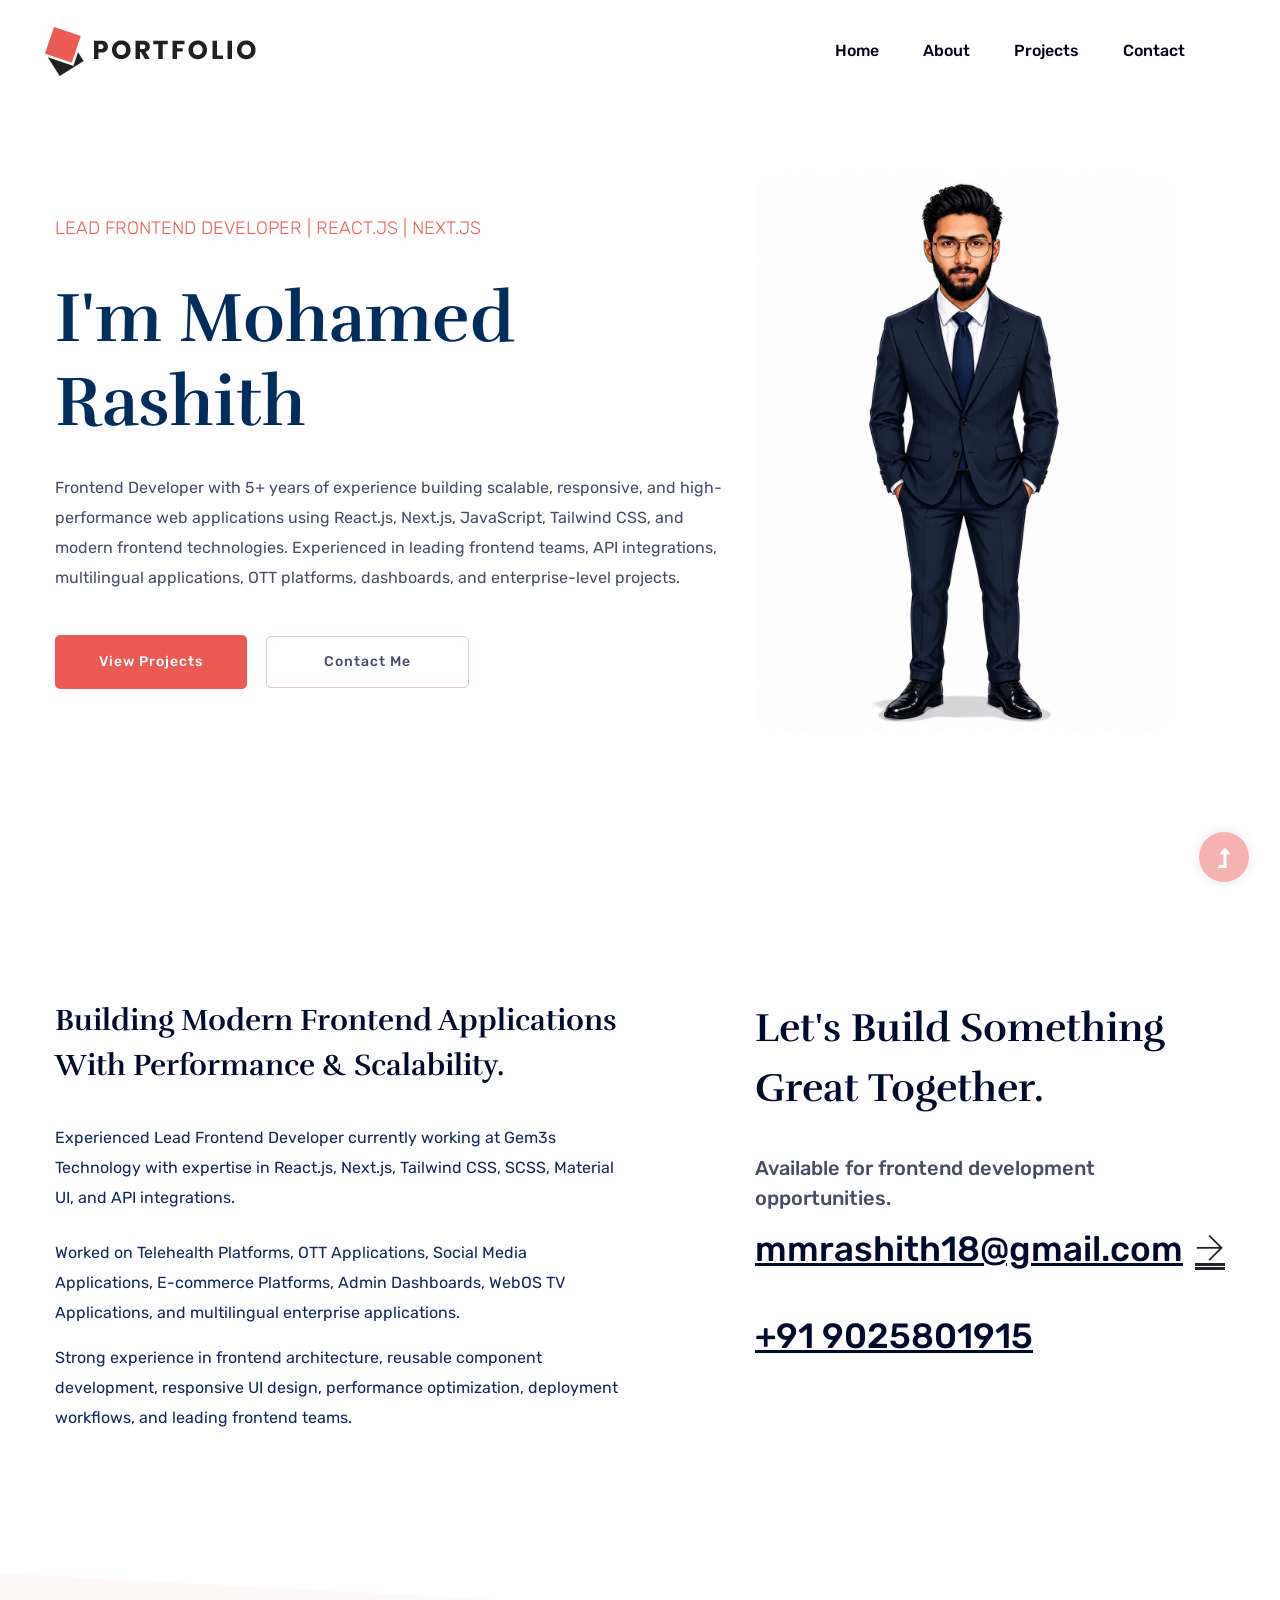
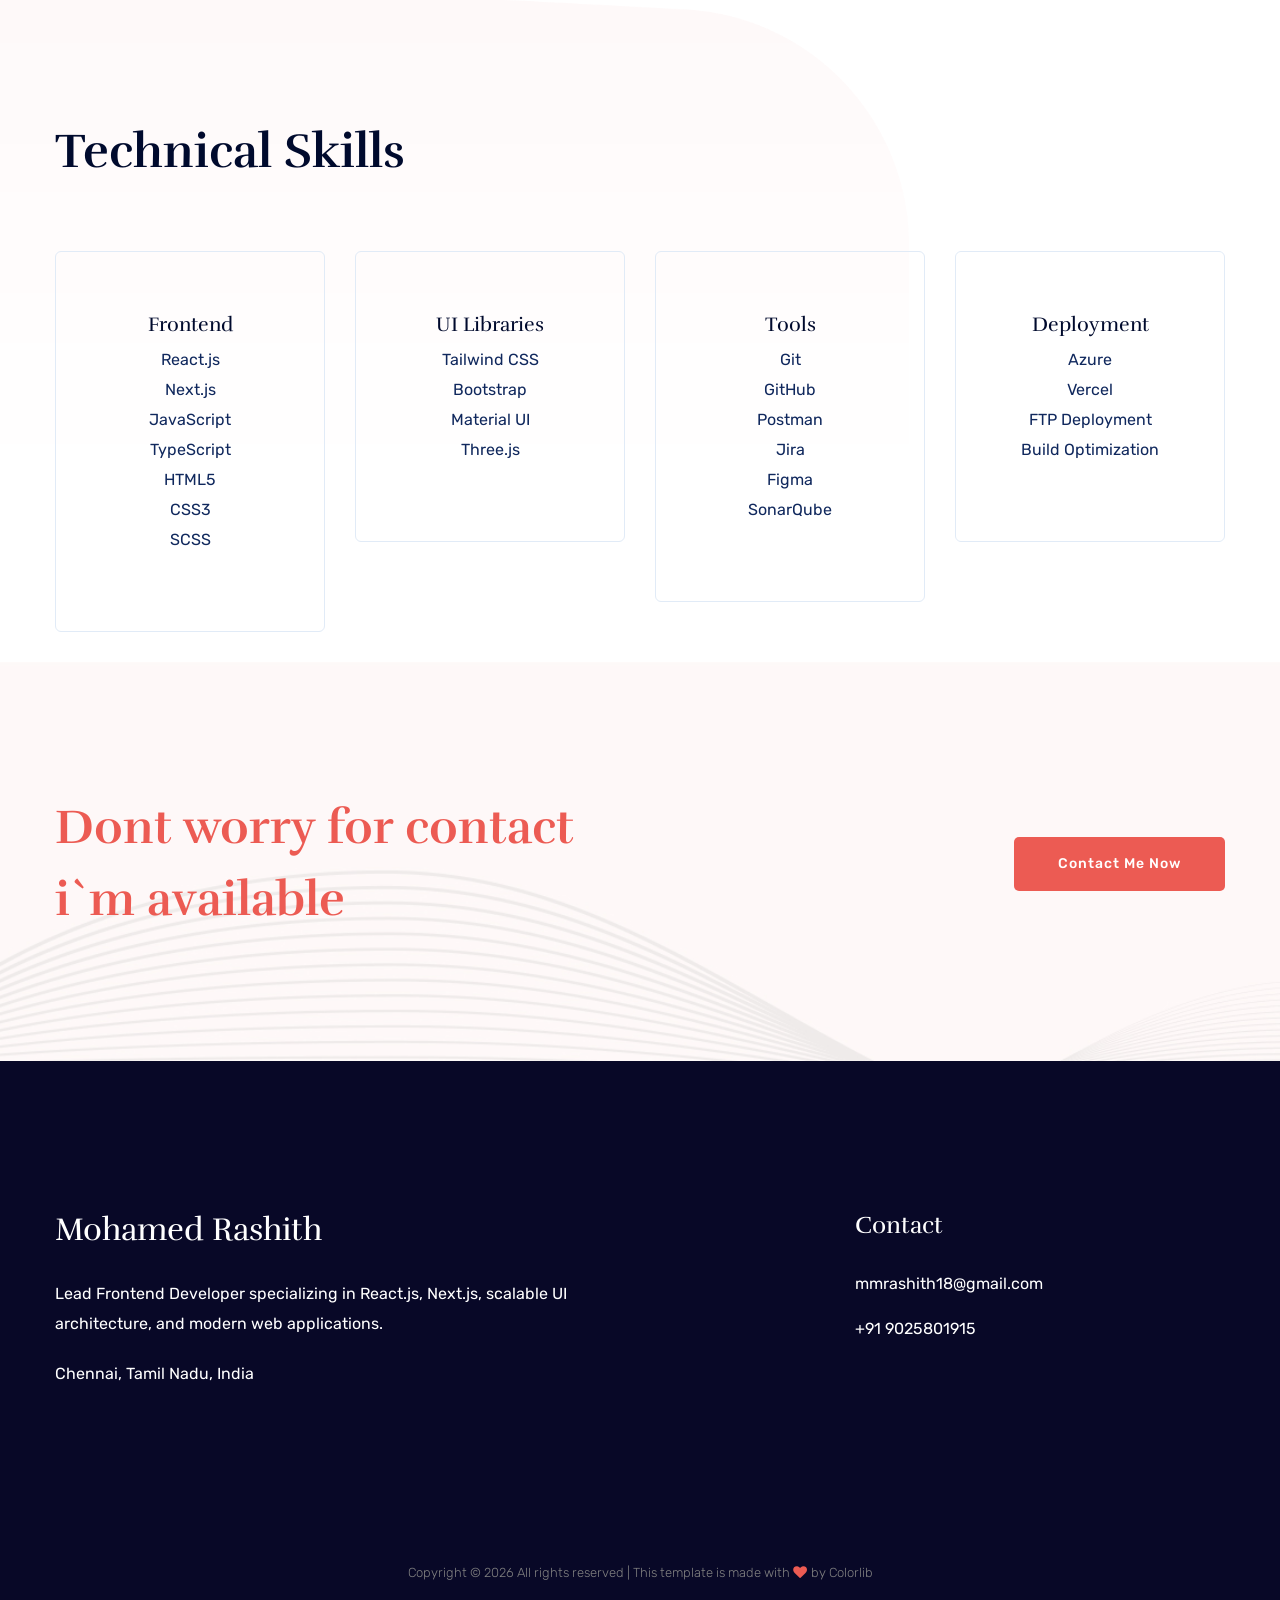
<file: index.html>
<!doctype html>
<html class="no-js" lang="zxx">
  <head>
    <meta charset="utf-8" />
    <meta http-equiv="x-ua-compatible" content="ie=edge" />
    <title>Mohamed Rashith FED portfolio</title>
    <meta name="description" content="" />
    <meta name="viewport" content="width=device-width, initial-scale=1" />
    <link rel="manifest" href="site.webmanifest" />
    <link
      rel="shortcut icon"
      type="image/x-icon"
      href="assets/img/favicon.ico"
    />

    <!-- CSS here -->
    <link rel="stylesheet" href="assets/css/bootstrap.min.css" />
    <link rel="stylesheet" href="assets/css/owl.carousel.min.css" />
    <link rel="stylesheet" href="assets/css/slicknav.css" />
    <link rel="stylesheet" href="assets/css/flaticon.css" />
    <link rel="stylesheet" href="assets/css/animate.min.css" />
    <link rel="stylesheet" href="assets/css/magnific-popup.css" />
    <link rel="stylesheet" href="assets/css/fontawesome-all.min.css" />
    <link rel="stylesheet" href="assets/css/themify-icons.css" />
    <link rel="stylesheet" href="assets/css/slick.css" />
    <link rel="stylesheet" href="assets/css/nice-select.css" />
    <link rel="stylesheet" href="assets/css/style.css" />
  </head>

  <body>
    <!-- Preloader Start -->
    <div id="preloader-active">
      <div class="preloader d-flex align-items-center justify-content-center">
        <div class="preloader-inner position-relative">
          <div class="preloader-circle"></div>
          <div class="preloader-img pere-text">
            <img src="assets/img/logo/loder.jpg" alt="" />
          </div>
        </div>
      </div>
    </div>
    <!-- Preloader Start -->
    <header>
      <!-- Header Start -->
      <div class="header-area">
        <div class="main-header header-sticky">
          <div class="container-fluid">
            <div class="row align-items-center">
              <!-- Logo -->
              <div class="col-xl-2 col-lg-2 col-md-1">
                <div class="logo">
                  <a href="index.html"
                    ><img src="assets/img/logo/logo.png" alt=""
                  /></a>
                </div>
              </div>
              <div class="col-xl-10 col-lg-10 col-md-10">
                <div
                  class="menu-main d-flex align-items-center justify-content-end"
                >
                  <!-- Main-menu -->
                  <div class="main-menu f-right d-none d-lg-block">
                    <nav>
                      <ul id="navigation">
                        <li>
                          <a href="index.html">Home</a>
                        </li>

                        <li>
                          <a href="about.html">About</a>
                        </li>

                        <li>
                          <a href="portfolio.html">Projects</a>
                        </li>

                        <li>
                          <a href="contact.html">Contact</a>
                        </li>
                      </ul>
                    </nav>
                  </div>
                </div>
              </div>
              <!-- Mobile Menu -->
              <div class="col-12">
                <div class="mobile_menu d-block d-lg-none"></div>
              </div>
            </div>
          </div>
        </div>
      </div>
      <!-- Header End -->
    </header>
    <main>
      <!-- slider Area Start-->
      <div class="slider-area">
        <div class="slider-active">
          <div class="single-slider slider-height d-flex align-items-center">
            <div class="container">
              <div class="row align-items-center">
                <!-- Left Content -->
                <div class="col-xl-7 col-lg-7 col-md-12">
                  <div class="hero__caption">
                    <span data-animation="fadeInUp" data-delay=".4s">
                      Lead Frontend Developer | React.js | Next.js
                    </span>

                    <h1 data-animation="fadeInUp" data-delay=".6s">
                      I'm Mohamed Rashith
                    </h1>

                    <p data-animation="fadeInUp" data-delay=".8s">
                      Frontend Developer with 5+ years of experience building
                      scalable, responsive, and high-performance web
                      applications using React.js, Next.js, JavaScript, Tailwind
                      CSS, and modern frontend technologies. Experienced in
                      leading frontend teams, API integrations, multilingual
                      applications, OTT platforms, dashboards, and
                      enterprise-level projects.
                    </p>

                    <div class="hero__btn">
                      <a href="portfolio.html" class="btn hero-btn">
                        View Projects
                      </a>

                      <a href="contact.html" class="btn border-btn ml-15">
                        Contact Me
                      </a>
                    </div>
                  </div>
                </div>

                <!-- Right Image -->
                <div class="col-xl-5 col-lg-5 col-md-12 text-center">
                  <div class="hero-img">
                    <img
                      src="assets/img/gallery/aboutme.png"
                      alt="Mohamed Rashith"
                      class="img-fluid"
                      style="max-width: 420px; width: 100%; border-radius: 20px"
                    />
                  </div>
                </div>
              </div>
            </div>
          </div>
        </div>
      </div>
      <!-- slider Area End-->
      <!-- About Area start -->
      <!-- About Area -->
      <section class="about-area section-paddingt30">
        <div class="container">
          <div class="row">
            <div class="col-lg-6">
              <div class="about-caption mb-50">
                <h3>
                  Building Modern Frontend Applications With Performance &
                  Scalability.
                </h3>

                <p class="pera1">
                  Experienced Lead Frontend Developer currently working at Gem3s
                  Technology with expertise in React.js, Next.js, Tailwind CSS,
                  SCSS, Material UI, and API integrations.
                </p>

                <p>
                  Worked on Telehealth Platforms, OTT Applications, Social Media
                  Applications, E-commerce Platforms, Admin Dashboards, WebOS TV
                  Applications, and multilingual enterprise applications.
                </p>

                <p>
                  Strong experience in frontend architecture, reusable component
                  development, responsive UI design, performance optimization,
                  deployment workflows, and leading frontend teams.
                </p>
              </div>
            </div>

            <div class="col-lg-5 offset-lg-1">
              <div class="about-caption2">
                <h3>Let's Build Something Great Together.</h3>

                <p>Available for frontend development opportunities.</p>

                <div class="send-cv">
                  <a href="mailto:mmrashith18@gmail.com">
                    mmrashith18@gmail.com
                  </a>
                  <i class="ti-arrow-right"></i>
                </div>

                <br />

                <div class="send-cv">
                  <a href="tel:9025801915"> +91 9025801915 </a>
                </div>
              </div>
            </div>
          </div>
        </div>
      </section>
      <!-- About Area End -->
      <!-- Categories Area Start -->
      <section class="categories-area section-padding3">
        <div class="container">
          <div class="row">
            <div class="col-lg-12">
              <div class="section-tittle mb-70">
                <h2>Technical Skills</h2>
              </div>
            </div>
          </div>

          <div class="row">
            <div class="col-lg-3 col-md-6">
              <div class="single-cat text-center mb-30">
                <h5>Frontend</h5>

                <p>
                  React.js<br />
                  Next.js<br />
                  JavaScript<br />
                  TypeScript<br />
                  HTML5<br />
                  CSS3<br />
                  SCSS
                </p>
              </div>
            </div>

            <div class="col-lg-3 col-md-6">
              <div class="single-cat text-center mb-30">
                <h5>UI Libraries</h5>

                <p>
                  Tailwind CSS<br />
                  Bootstrap<br />
                  Material UI<br />
                  Three.js
                </p>
              </div>
            </div>

            <div class="col-lg-3 col-md-6">
              <div class="single-cat text-center mb-30">
                <h5>Tools</h5>

                <p>
                  Git<br />
                  GitHub<br />
                  Postman<br />
                  Jira<br />
                  Figma<br />
                  SonarQube
                </p>
              </div>
            </div>

            <div class="col-lg-3 col-md-6">
              <div class="single-cat text-center mb-30">
                <h5>Deployment</h5>

                <p>
                  Azure<br />
                  Vercel<br />
                  FTP Deployment<br />
                  Build Optimization
                </p>
              </div>
            </div>
          </div>
        </div>
      </section>
      <!-- Categories Area End -->
      <!-- Services Area Start -->

      <!-- Services Area End -->
      <!-- Want To Work Start -->
      <section class="wantToWork-area w-padding2">
        <div class="container">
          <div class="row align-items-center justify-content-between">
            <div class="col-xl-6 col-lg-8 col-md-8">
              <div class="wantToWork-caption wantToWork-caption2">
                <h2>Dont worry for contact i`m available</h2>
              </div>
            </div>
            <div class="col-xl-2 col-lg-2 col-md-3">
              <a href="contact.html" class="btn btn-black f-right"
                >Contact Me Now</a
              >
            </div>
          </div>
        </div>
      </section>
      <!-- Want To Work End -->
    </main>
    <footer>
      <!-- Footer Start -->
      <div class="footer-area">
        <div class="container">
          <!-- Footer Top -->
          <div class="footer-top footer-padding">
            <div class="row justify-content-between align-items-start">
              <!-- Left -->
              <div class="col-lg-6 col-md-6">
                <div class="footer-info">
                  <h2 class="text-white mb-30">Mohamed Rashith</h2>

                  <p class="text-white mb-20">
                    Lead Frontend Developer specializing in React.js, Next.js,
                    scalable UI architecture, and modern web applications.
                  </p>

                  <p class="text-white">Chennai, Tamil Nadu, India</p>
                </div>
              </div>

              <!-- Right -->
              <div class="col-lg-4 col-md-6">
                <div class="footer-contact">
                  <h4 class="text-white mb-30">Contact</h4>

                  <p>
                    <a href="mailto:mmrashith18@gmail.com">
                      mmrashith18@gmail.com
                    </a>
                  </p>

                  <p>
                    <a href="tel:+919025801915"> +91 9025801915 </a>
                  </p>

                  <div class="footer-social mt-30">
                    <!-- GitHub -->
                    <!--
                <a href="https://github.com/yourgithub" target="_blank">
                  <i class="fab fa-github"></i>
                </a>
                -->

                    <!-- LinkedIn -->
                    <!--
                <a href="https://linkedin.com/in/yourlinkedin" target="_blank">
                  <i class="fab fa-linkedin-in"></i>
                </a>
                -->
                  </div>
                </div>
              </div>
            </div>
          </div>

          <!-- Footer Bottom -->
          <div class="footer-bottom">
            <div class="row align-items-center">
              <div class="col-lg-12">
                <div class="footer-copy-right text-center">
                  <p style="color: grey; font-size: 13px; margin-bottom: 0">
                    Copyright &copy;
                    <script>
                      document.write(new Date().getFullYear());
                    </script>

                    All rights reserved | This template is made with
                    <i class="fa fa-heart" aria-hidden="true"></i>
                    by

                    <a
                      href="https://colorlib.com"
                      target="_blank"
                      style="color: grey; text-decoration: none"
                    >
                      Colorlib
                    </a>
                  </p>
                </div>
              </div>
            </div>
          </div>
        </div>
      </div>
      <!-- Footer End -->
    </footer>
    <!-- Scroll Up -->
    <div id="back-top">
      <a title="Go to Top" href="#"> <i class="fas fa-level-up-alt"></i></a>
    </div>

    <!-- JS here -->
    <!-- All JS Custom Plugins Link Here here -->
    <script src="./assets/js/vendor/modernizr-3.5.0.min.js"></script>
    <!-- Jquery, Popper, Bootstrap -->
    <script src="./assets/js/vendor/jquery-1.12.4.min.js"></script>
    <script src="./assets/js/popper.min.js"></script>
    <script src="./assets/js/bootstrap.min.js"></script>
    <!-- Jquery Mobile Menu -->
    <script src="./assets/js/jquery.slicknav.min.js"></script>

    <!-- Jquery Slick , Owl-Carousel Plugins -->
    <script src="./assets/js/owl.carousel.min.js"></script>
    <script src="./assets/js/slick.min.js"></script>
    <!-- One Page, Animated-HeadLin -->
    <script src="./assets/js/wow.min.js"></script>
    <script src="./assets/js/animated.headline.js"></script>
    <script src="./assets/js/jquery.magnific-popup.js"></script>

    <!-- Nice-select, sticky -->
    <script src="./assets/js/jquery.nice-select.min.js"></script>
    <script src="./assets/js/jquery.sticky.js"></script>

    <!-- contact js -->
    <script src="./assets/js/contact.js"></script>
    <script src="./assets/js/jquery.form.js"></script>
    <script src="./assets/js/jquery.validate.min.js"></script>
    <script src="./assets/js/mail-script.js"></script>
    <script src="./assets/js/jquery.ajaxchimp.min.js"></script>

    <!-- Jquery Plugins, main Jquery -->
    <script src="./assets/js/plugins.js"></script>
    <script src="./assets/js/main.js"></script>
  </body>
</html>
</file>
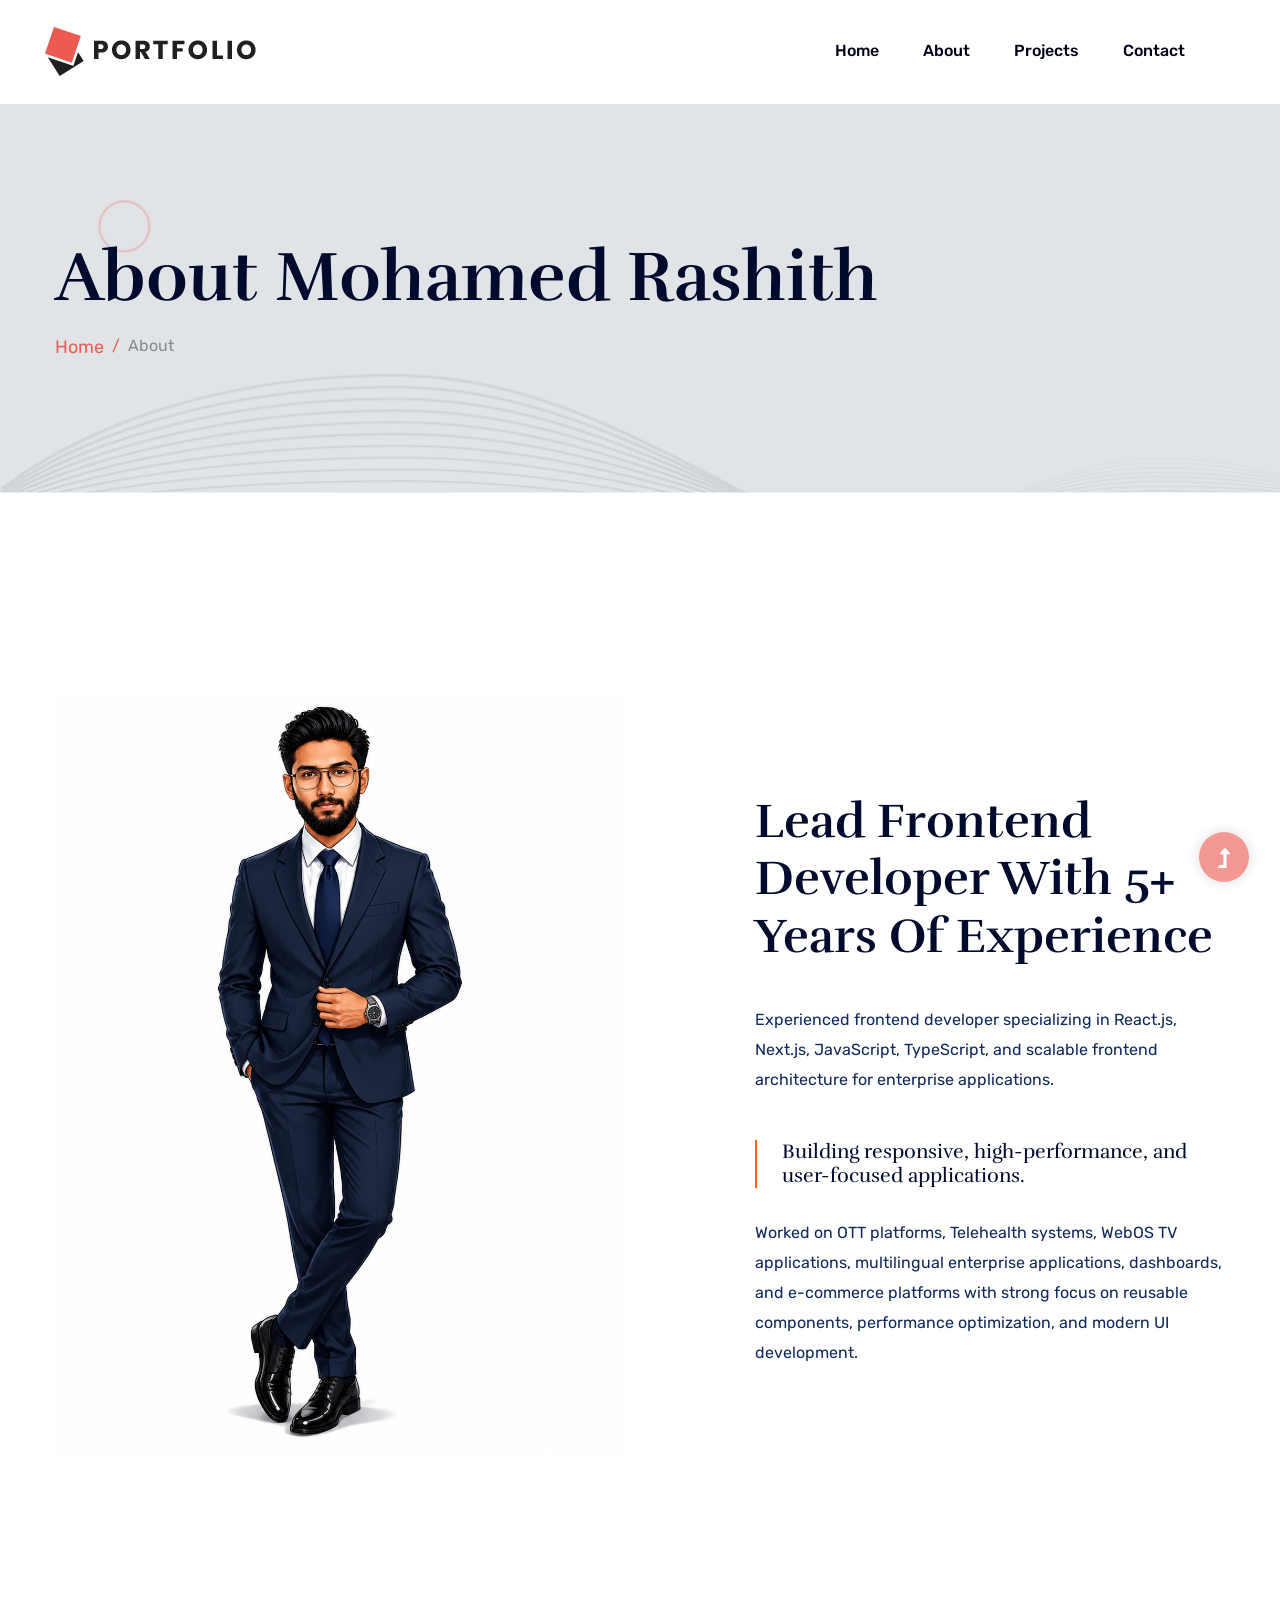
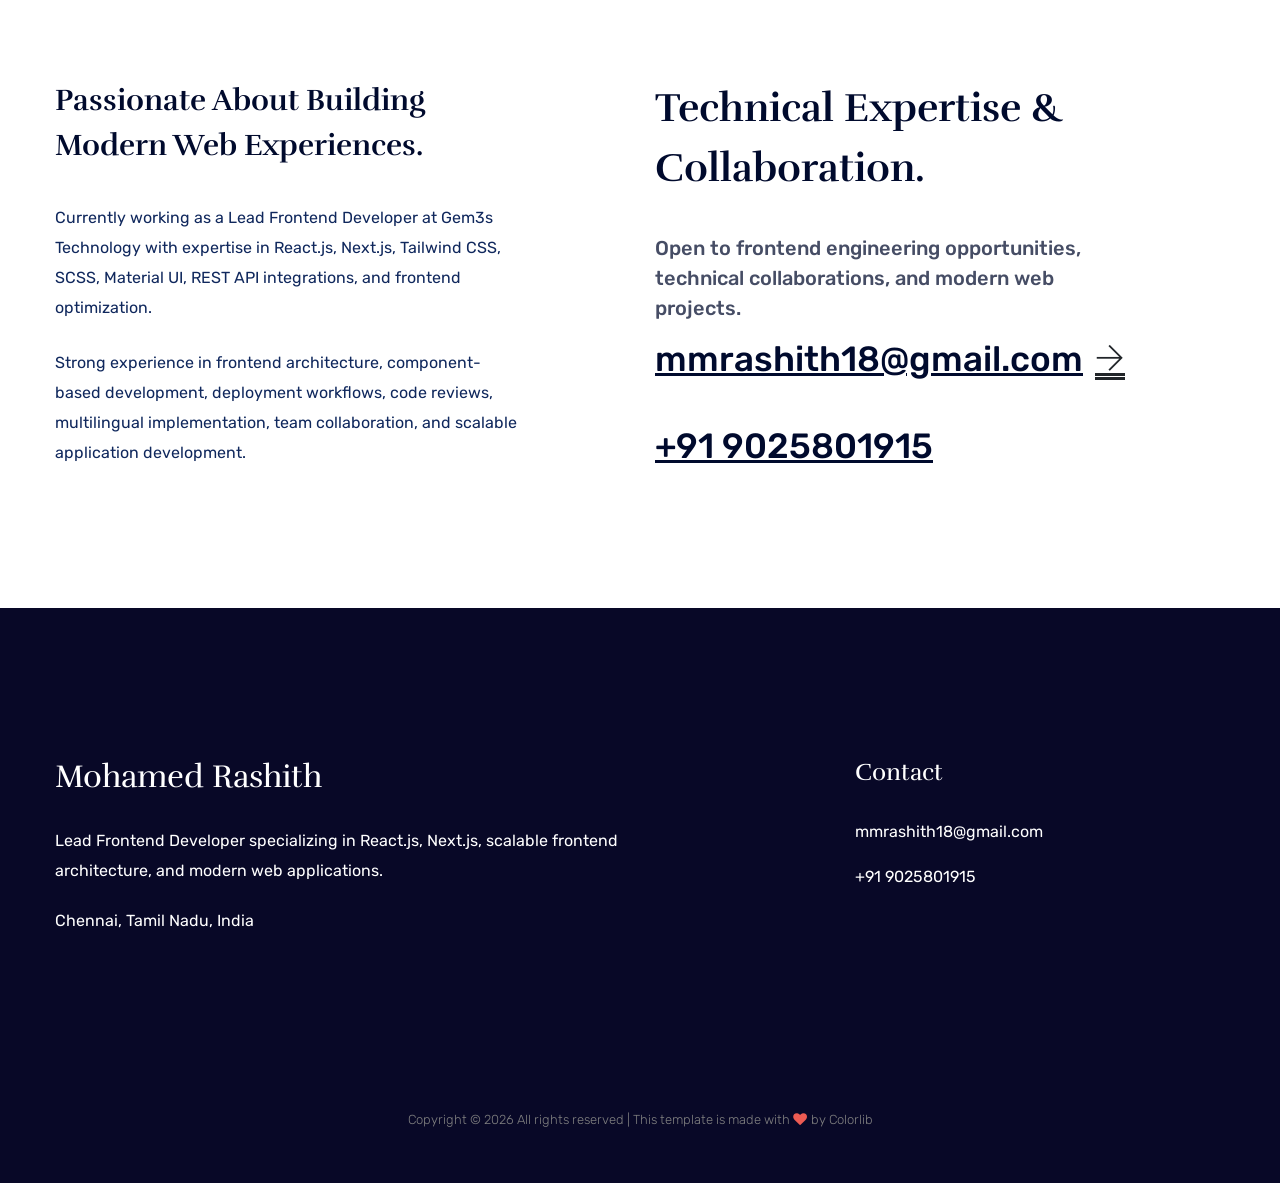
<file: about.html>
<!doctype html>
<html class="no-js" lang="zxx">
  <head>
    <meta charset="utf-8" />
    <meta http-equiv="x-ua-compatible" content="ie=edge" />
    <title>Mohamed Rashith FED portfolio</title>
    <meta name="description" content="" />
    <meta name="viewport" content="width=device-width, initial-scale=1" />
    <link rel="manifest" href="site.webmanifest" />
    <link
      rel="shortcut icon"
      type="image/x-icon"
      href="assets/img/favicon.ico"
    />

    <!-- CSS here -->
    <link rel="stylesheet" href="assets/css/bootstrap.min.css" />
    <link rel="stylesheet" href="assets/css/owl.carousel.min.css" />
    <link rel="stylesheet" href="assets/css/slicknav.css" />
    <link rel="stylesheet" href="assets/css/flaticon.css" />
    <link rel="stylesheet" href="assets/css/animate.min.css" />
    <link rel="stylesheet" href="assets/css/magnific-popup.css" />
    <link rel="stylesheet" href="assets/css/fontawesome-all.min.css" />
    <link rel="stylesheet" href="assets/css/themify-icons.css" />
    <link rel="stylesheet" href="assets/css/slick.css" />
    <link rel="stylesheet" href="assets/css/nice-select.css" />
    <link rel="stylesheet" href="assets/css/style.css" />
  </head>

  <body>
    <!-- Preloader Start -->
    <div id="preloader-active">
      <div class="preloader d-flex align-items-center justify-content-center">
        <div class="preloader-inner position-relative">
          <div class="preloader-circle"></div>

          <div class="preloader-img pere-text">
            <img src="assets/img/logo/loder.jpg" alt="" />
          </div>
        </div>
      </div>
    </div>
    <!-- Preloader End -->

    <!-- Header Start -->
    <header>
      <div class="header-area">
        <div class="main-header header-sticky">
          <div class="container-fluid">
            <div class="row align-items-center">
              <!-- Logo -->
              <div class="col-xl-2 col-lg-2 col-md-1">
                <div class="logo">
                  <a href="index.html">
                    <img src="assets/img/logo/logo.png" alt="" />
                  </a>
                </div>
              </div>

              <!-- Navigation -->
              <div class="col-xl-10 col-lg-10 col-md-10">
                <div
                  class="menu-main d-flex align-items-center justify-content-end"
                >
                  <div class="main-menu f-right d-none d-lg-block">
                    <nav>
                      <ul id="navigation">
                        <li>
                          <a href="index.html">Home</a>
                        </li>

                        <li>
                          <a href="about.html">About</a>
                        </li>

                        <li>
                          <a href="portfolio.html">Projects</a>
                        </li>

                        <li>
                          <a href="contact.html">Contact</a>
                        </li>
                      </ul>
                    </nav>
                  </div>
                </div>
              </div>

              <!-- Mobile Menu -->
              <div class="col-12">
                <div class="mobile_menu d-block d-lg-none"></div>
              </div>
            </div>
          </div>
        </div>
      </div>
    </header>
    <!-- Header End -->

    <main>
      <!-- Hero Start -->
      <div class="slider-area">
        <div class="slider-height2 d-flex align-items-center">
          <div class="container">
            <div class="row">
              <div class="col-xl-12">
                <div class="hero-cap">
                  <h2>About Mohamed Rashith</h2>

                  <nav aria-label="breadcrumb">
                    <ol class="breadcrumb">
                      <li class="breadcrumb-item">
                        <a href="index.html">Home</a>
                      </li>

                      <li class="breadcrumb-item active">About</li>
                    </ol>
                  </nav>
                </div>
              </div>
            </div>
          </div>
        </div>
      </div>
      <!-- Hero End -->

      <!-- About Me Start -->
      <div class="about-me pb-top">
        <div class="container">
          <div class="row justify-content-between align-items-center">
            <!-- Image -->
            <div class="col-lg-6 col-md-6">
              <div class="about-me-img mb-30">
                <img src="assets/img/gallery/full-img2.png" alt="" />
              </div>
            </div>

            <!-- Content -->
            <div class="col-lg-5 col-md-6">
              <div class="about-me-caption">
                <h2>Lead Frontend Developer With 5+ Years Of Experience</h2>

                <p class="pb-30">
                  Experienced frontend developer specializing in React.js,
                  Next.js, JavaScript, TypeScript, and scalable frontend
                  architecture for enterprise applications.
                </p>

                <h5>
                  Building responsive, high-performance, and user-focused
                  applications.
                </h5>

                <p>
                  Worked on OTT platforms, Telehealth systems, WebOS TV
                  applications, multilingual enterprise applications,
                  dashboards, and e-commerce platforms with strong focus on
                  reusable components, performance optimization, and modern UI
                  development.
                </p>
              </div>
            </div>
          </div>
        </div>
      </div>
      <!-- About Me End -->

      <!-- About Area Start -->
      <section class="about-area section-paddingt30">
        <div class="container">
          <div class="row">
            <!-- Left -->
            <div class="col-lg-5">
              <div class="about-caption mb-50">
                <h3>Passionate About Building Modern Web Experiences.</h3>

                <p class="pera1">
                  Currently working as a Lead Frontend Developer at Gem3s
                  Technology with expertise in React.js, Next.js, Tailwind CSS,
                  SCSS, Material UI, REST API integrations, and frontend
                  optimization.
                </p>

                <p>
                  Strong experience in frontend architecture, component-based
                  development, deployment workflows, code reviews, multilingual
                  implementation, team collaboration, and scalable application
                  development.
                </p>
              </div>
            </div>

            <!-- Right -->
            <div class="col-lg-5 offset-lg-1">
              <div class="about-caption2">
                <h3>Technical Expertise & Collaboration.</h3>

                <p>
                  Open to frontend engineering opportunities, technical
                  collaborations, and modern web projects.
                </p>

                <div class="send-cv">
                  <a href="mailto:mmrashith18@gmail.com">
                    mmrashith18@gmail.com
                  </a>

                  <i class="ti-arrow-right"></i>
                </div>

                <br />

                <div class="send-cv">
                  <a href="tel:+919025801915"> +91 9025801915 </a>
                </div>
              </div>
            </div>
          </div>
        </div>
      </section>
      <!-- About Area End -->
    </main>

    <!-- Footer Start -->
    <footer>
      <div class="footer-area">
        <div class="container">
          <div class="footer-top footer-padding">
            <div class="row justify-content-between align-items-start">
              <!-- Left -->
              <div class="col-lg-6 col-md-6">
                <div class="footer-info">
                  <h2 class="text-white mb-30">Mohamed Rashith</h2>

                  <p class="text-white mb-20">
                    Lead Frontend Developer specializing in React.js, Next.js,
                    scalable frontend architecture, and modern web applications.
                  </p>

                  <p class="text-white">Chennai, Tamil Nadu, India</p>
                </div>
              </div>

              <!-- Right -->
              <div class="col-lg-4 col-md-6">
                <div class="footer-contact">
                  <h4 class="text-white mb-30">Contact</h4>

                  <p>
                    <a href="mailto:mmrashith18@gmail.com">
                      mmrashith18@gmail.com
                    </a>
                  </p>

                  <p>
                    <a href="tel:+919025801915"> +91 9025801915 </a>
                  </p>

                  <div class="footer-social mt-30">
                    <!-- <a href="#" target="_blank">
                      <i class="fab fa-github"></i>
                    </a>

                    <a href="#" target="_blank">
                      <i class="fab fa-linkedin-in"></i>
                    </a> -->
                  </div>
                </div>
              </div>
            </div>
          </div>
          <div class="footer-bottom">
            <div class="row align-items-center">
              <div class="col-lg-12">
                <div class="footer-copy-right text-center">
                  <p style="color: grey; font-size: 13px; margin-bottom: 0">
                    Copyright &copy;
                    <script>
                      document.write(new Date().getFullYear());
                    </script>

                    All rights reserved | This template is made with
                    <i class="fa fa-heart" aria-hidden="true"></i>
                    by

                    <a
                      href="https://colorlib.com"
                      target="_blank"
                      style="color: grey; text-decoration: none"
                    >
                      Colorlib
                    </a>
                  </p>
                </div>
              </div>
            </div>
          </div>
        </div>
      </div>
    </footer>
    <!-- Footer End -->

    <!-- Scroll Up -->
    <div id="back-top">
      <a title="Go to Top" href="#">
        <i class="fas fa-level-up-alt"></i>
      </a>
    </div>

    <!-- JS here -->
    <script src="./assets/js/vendor/modernizr-3.5.0.min.js"></script>

    <script src="./assets/js/vendor/jquery-1.12.4.min.js"></script>

    <script src="./assets/js/popper.min.js"></script>

    <script src="./assets/js/bootstrap.min.js"></script>

    <script src="./assets/js/jquery.slicknav.min.js"></script>

    <script src="./assets/js/owl.carousel.min.js"></script>

    <script src="./assets/js/slick.min.js"></script>

    <script src="./assets/js/wow.min.js"></script>

    <script src="./assets/js/animated.headline.js"></script>

    <script src="./assets/js/jquery.magnific-popup.js"></script>

    <script src="./assets/js/jquery.nice-select.min.js"></script>

    <script src="./assets/js/jquery.sticky.js"></script>

    <script src="./assets/js/contact.js"></script>

    <script src="./assets/js/jquery.form.js"></script>

    <script src="./assets/js/jquery.validate.min.js"></script>

    <script src="./assets/js/mail-script.js"></script>

    <script src="./assets/js/jquery.ajaxchimp.min.js"></script>

    <script src="./assets/js/plugins.js"></script>

    <script src="./assets/js/main.js"></script>
  </body>
</html>
</file>
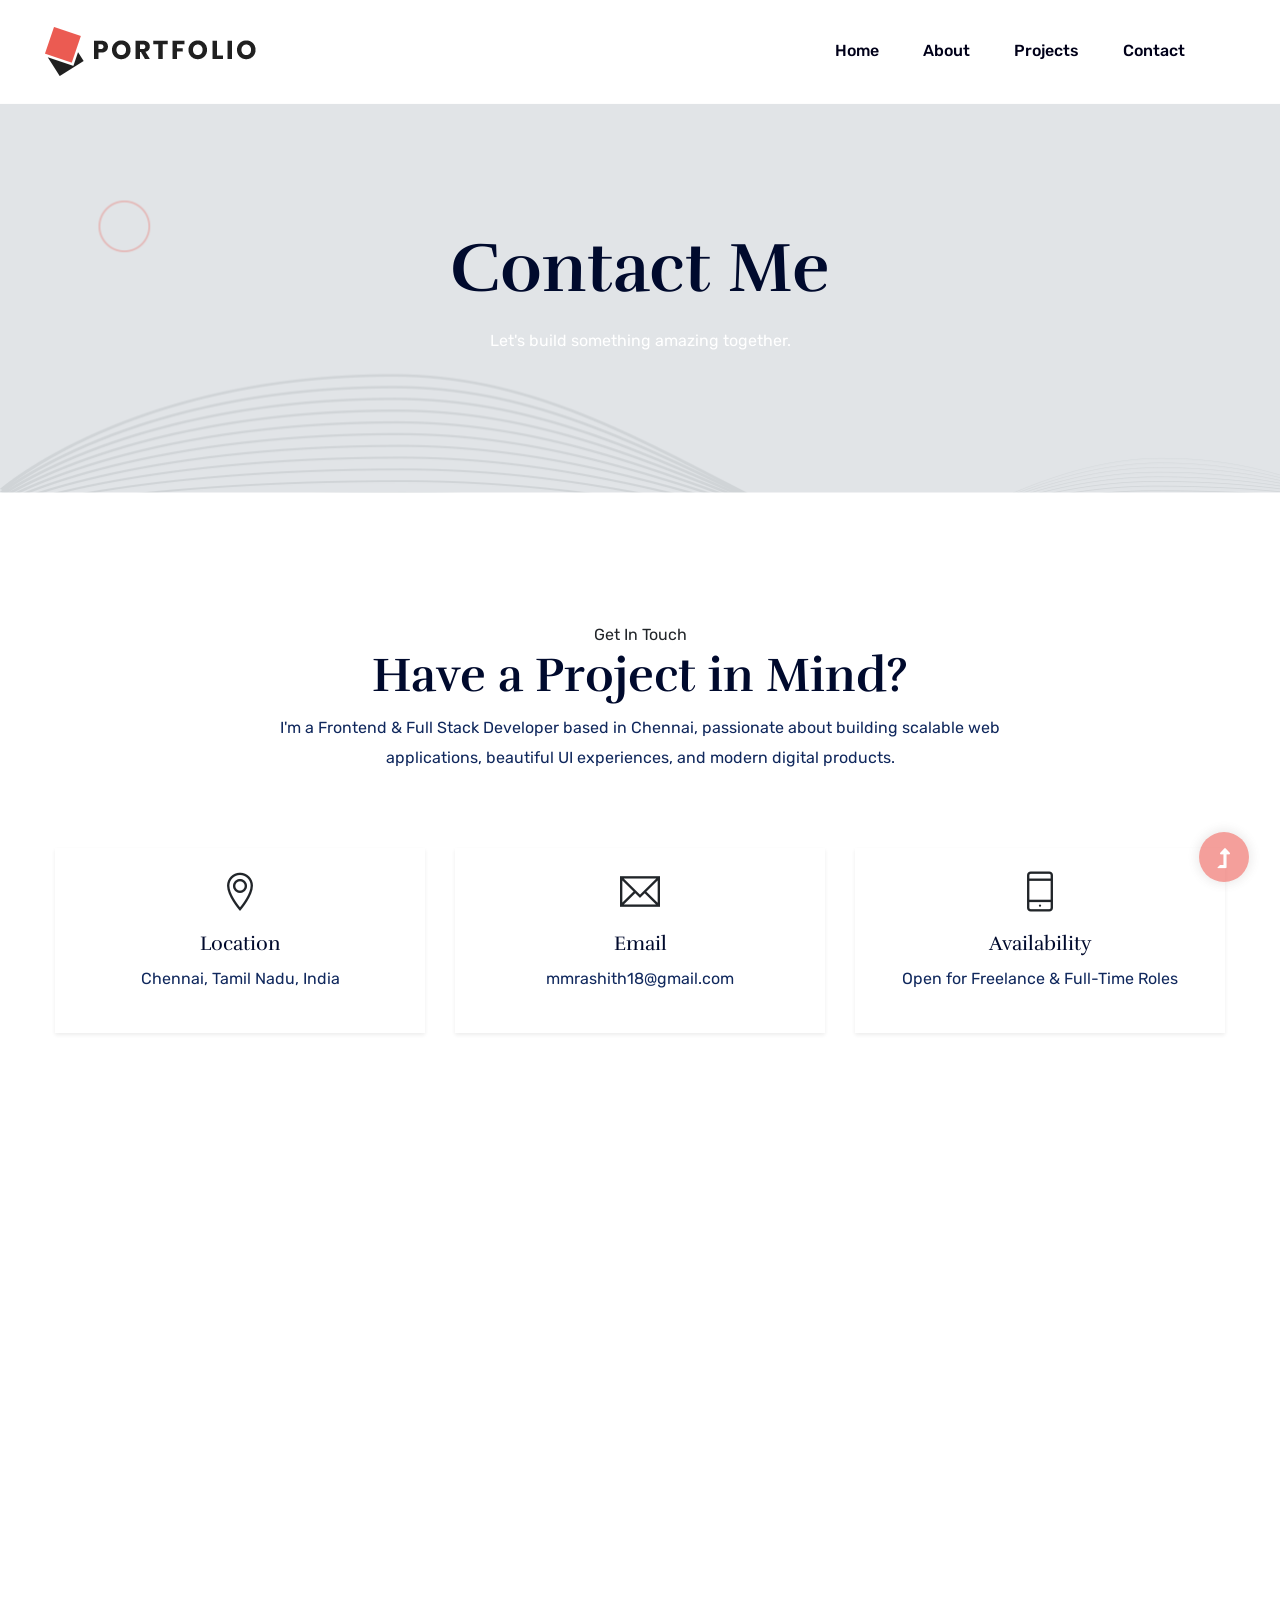
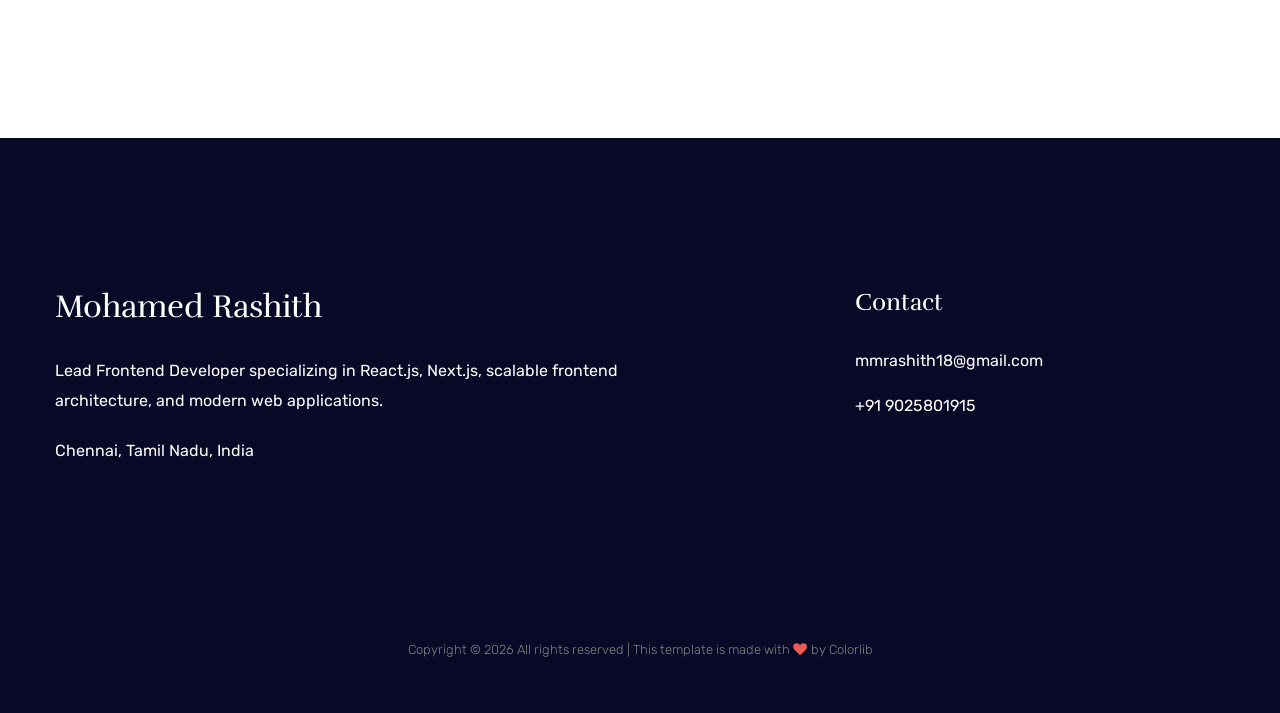
<file: contact.html>
<!doctype html>
<html class="no-js" lang="zxx">
  <head>
    <meta charset="utf-8" />
    <meta http-equiv="x-ua-compatible" content="ie=edge" />
    <titleMohamed Rashith FED portfolio</title>
    <meta name="description" content="" />
    <meta name="viewport" content="width=device-width, initial-scale=1" />
    <link rel="manifest" href="site.webmanifest" />
    <link
      rel="shortcut icon"
      type="image/x-icon"
      href="assets/img/favicon.ico"
    />

    <!-- CSS here -->
    <link rel="stylesheet" href="assets/css/bootstrap.min.css" />
    <link rel="stylesheet" href="assets/css/owl.carousel.min.css" />
    <link rel="stylesheet" href="assets/css/slicknav.css" />
    <link rel="stylesheet" href="assets/css/flaticon.css" />
    <link rel="stylesheet" href="assets/css/animate.min.css" />
    <link rel="stylesheet" href="assets/css/magnific-popup.css" />
    <link rel="stylesheet" href="assets/css/fontawesome-all.min.css" />
    <link rel="stylesheet" href="assets/css/themify-icons.css" />
    <link rel="stylesheet" href="assets/css/slick.css" />
    <link rel="stylesheet" href="assets/css/nice-select.css" />
    <link rel="stylesheet" href="assets/css/style.css" />
  </head>

  <body>
    <!-- Preloader Start -->
    <div id="preloader-active">
      <div class="preloader d-flex align-items-center justify-content-center">
        <div class="preloader-inner position-relative">
          <div class="preloader-circle"></div>

          <div class="preloader-img pere-text">
            <img src="assets/img/logo/loder.jpg" alt="" />
          </div>
        </div>
      </div>
    </div>
    <!-- Preloader End -->

    <!-- Header Start -->
    <header>
      <div class="header-area">
        <div class="main-header header-sticky">
          <div class="container-fluid">
            <div class="row align-items-center">
              <!-- Logo -->
              <div class="col-xl-2 col-lg-2 col-md-1">
                <div class="logo">
                  <a href="index.html">
                    <img src="assets/img/logo/logo.png" alt="" />
                  </a>
                </div>
              </div>

              <!-- Navigation -->
              <div class="col-xl-10 col-lg-10 col-md-10">
                <div
                  class="menu-main d-flex align-items-center justify-content-end"
                >
                  <div class="main-menu f-right d-none d-lg-block">
                    <nav>
                      <ul id="navigation">
                        <li>
                          <a href="index.html">Home</a>
                        </li>

                        <li>
                          <a href="about.html">About</a>
                        </li>

                        <li>
                          <a href="portfolio.html">Projects</a>
                        </li>

                        <li>
                          <a href="contact.html">Contact</a>
                        </li>
                      </ul>
                    </nav>
                  </div>
                </div>
              </div>

              <!-- Mobile Menu -->
              <div class="col-12">
                <div class="mobile_menu d-block d-lg-none"></div>
              </div>
            </div>
          </div>
        </div>
      </div>
    </header>
    <!-- Header End -->

    <main>
      <!-- Hero Area Start -->
      <div class="slider-area">
        <div class="slider-height2 d-flex align-items-center">
          <div class="container">
            <div class="row">
              <div class="col-xl-12">
                <div class="hero-cap text-center">
                  <h2>Contact Me</h2>
                  <p class="text-white mt-3">
                    Let's build something amazing together.
                  </p>
                </div>
              </div>
            </div>
          </div>
        </div>
      </div>
      <!-- Hero Area End -->

      <!-- Contact Section Start -->
      <section class="contact-section section-padding">
        <div class="container">
          <!-- Intro -->
          <div class="row justify-content-center mb-60">
            <div class="col-lg-8 text-center">
              <div class="section-tittle">
                <span>Get In Touch</span>
                <h2>Have a Project in Mind?</h2>

                <p>
                  I'm a Frontend & Full Stack Developer based in Chennai,
                  passionate about building scalable web applications, beautiful
                  UI experiences, and modern digital products.
                </p>
              </div>
            </div>
          </div>

          <!-- Contact Cards -->
          <div class="row mb-5">
            <div class="col-lg-4 col-md-6">
              <div class="single-cat text-center mb-30 p-4 shadow-sm">
                <div class="cat-icon mb-3">
                  <i class="ti-location-pin" style="font-size: 40px"></i>
                </div>

                <div class="cat-cap">
                  <h5>Location</h5>
                  <p>Chennai, Tamil Nadu, India</p>
                </div>
              </div>
            </div>

            <div class="col-lg-4 col-md-6">
              <div class="single-cat text-center mb-30 p-4 shadow-sm">
                <div class="cat-icon mb-3">
                  <i class="ti-email" style="font-size: 40px"></i>
                </div>

                <div class="cat-cap">
                  <h5>Email</h5>
                  <p>mmrashith18@gmail.com</p>
                </div>
              </div>
            </div>

            <div class="col-lg-4 col-md-6">
              <div class="single-cat text-center mb-30 p-4 shadow-sm">
                <div class="cat-icon mb-3">
                  <i class="ti-mobile" style="font-size: 40px"></i>
                </div>

                <div class="cat-cap">
                  <h5>Availability</h5>
                  <p>Open for Freelance & Full-Time Roles</p>
                </div>
              </div>
            </div>
          </div>

          <!-- Map -->
          <div class="map-area mb-70">
            <iframe
              src="https://maps.google.com/maps?q=Chennai&t=&z=11&ie=UTF8&iwloc=&output=embed"
              width="100%"
              height="450"
              style="border: 0; border-radius: 15px"
              allowfullscreen=""
              loading="lazy"
            >
            </iframe>
          </div>
        </div>
      </section>
    </main>

    <!-- Footer Start -->
    <footer>
      <div class="footer-area">
        <div class="container">
          <div class="footer-top footer-padding">
            <div class="row justify-content-between align-items-start">
              <!-- Left -->
              <div class="col-lg-6 col-md-6">
                <div class="footer-info">
                  <h2 class="text-white mb-30">Mohamed Rashith</h2>

                  <p class="text-white mb-20">
                    Lead Frontend Developer specializing in React.js, Next.js,
                    scalable frontend architecture, and modern web applications.
                  </p>

                  <p class="text-white">Chennai, Tamil Nadu, India</p>
                </div>
              </div>

              <!-- Right -->
              <div class="col-lg-4 col-md-6">
                <div class="footer-contact">
                  <h4 class="text-white mb-30">Contact</h4>

                  <p>
                    <a href="mailto:mmrashith18@gmail.com">
                      mmrashith18@gmail.com
                    </a>
                  </p>

                  <p>
                    <a href="tel:+919025801915"> +91 9025801915 </a>
                  </p>

                  <div class="footer-social mt-30">
                    <!-- <a href="#" target="_blank">
                      <i class="fab fa-github"></i>
                    </a>

                    <a href="#" target="_blank">
                      <i class="fab fa-linkedin-in"></i>
                    </a> -->
                  </div>
                </div>
              </div>
            </div>
          </div>
          <div class="footer-bottom">
            <div class="row align-items-center">
              <div class="col-lg-12">
                <div class="footer-copy-right text-center">
                  <p style="color: grey; font-size: 13px; margin-bottom: 0">
                    Copyright &copy;
                    <script>
                      document.write(new Date().getFullYear());
                    </script>

                    All rights reserved | This template is made with
                    <i class="fa fa-heart" aria-hidden="true"></i>
                    by

                    <a
                      href="https://colorlib.com"
                      target="_blank"
                      style="color: grey; text-decoration: none"
                    >
                      Colorlib
                    </a>
                  </p>
                </div>
              </div>
            </div>
          </div>
        </div>
      </div>
    </footer>
    <!-- Footer End -->

    <!-- Scroll Up -->
    <div id="back-top">
      <a title="Go to Top" href="#">
        <i class="fas fa-level-up-alt"></i>
      </a>
    </div>

    <!-- JS here -->
    <script src="./assets/js/vendor/modernizr-3.5.0.min.js"></script>

    <script src="./assets/js/vendor/jquery-1.12.4.min.js"></script>

    <script src="./assets/js/popper.min.js"></script>

    <script src="./assets/js/bootstrap.min.js"></script>

    <script src="./assets/js/jquery.slicknav.min.js"></script>

    <script src="./assets/js/owl.carousel.min.js"></script>

    <script src="./assets/js/slick.min.js"></script>

    <script src="./assets/js/wow.min.js"></script>

    <script src="./assets/js/animated.headline.js"></script>

    <script src="./assets/js/jquery.magnific-popup.js"></script>

    <script src="./assets/js/jquery.nice-select.min.js"></script>

    <script src="./assets/js/jquery.sticky.js"></script>

    <script src="./assets/js/contact.js"></script>

    <script src="./assets/js/jquery.form.js"></script>

    <script src="./assets/js/jquery.validate.min.js"></script>

    <script src="./assets/js/mail-script.js"></script>

    <script src="./assets/js/jquery.ajaxchimp.min.js"></script>

    <script src="./assets/js/plugins.js"></script>

    <script src="./assets/js/main.js"></script>
  </body>
</html>
</file>
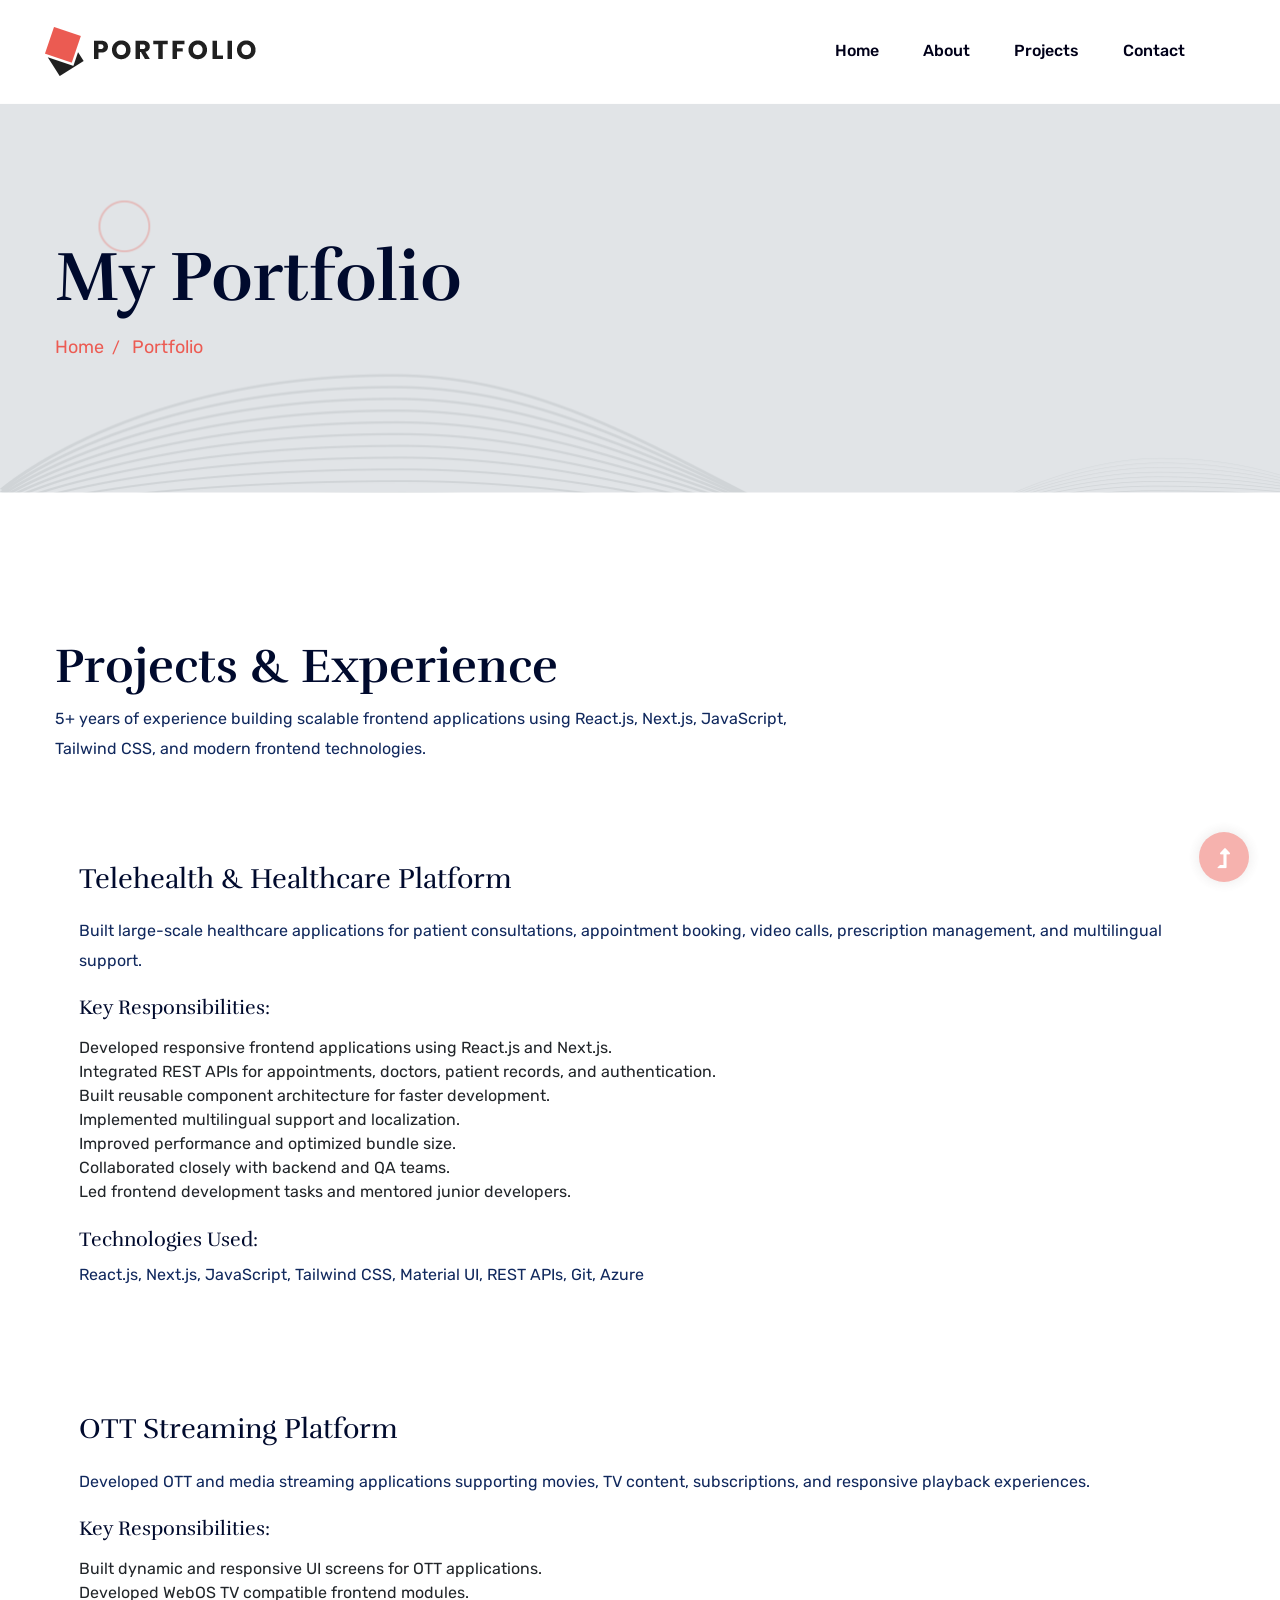
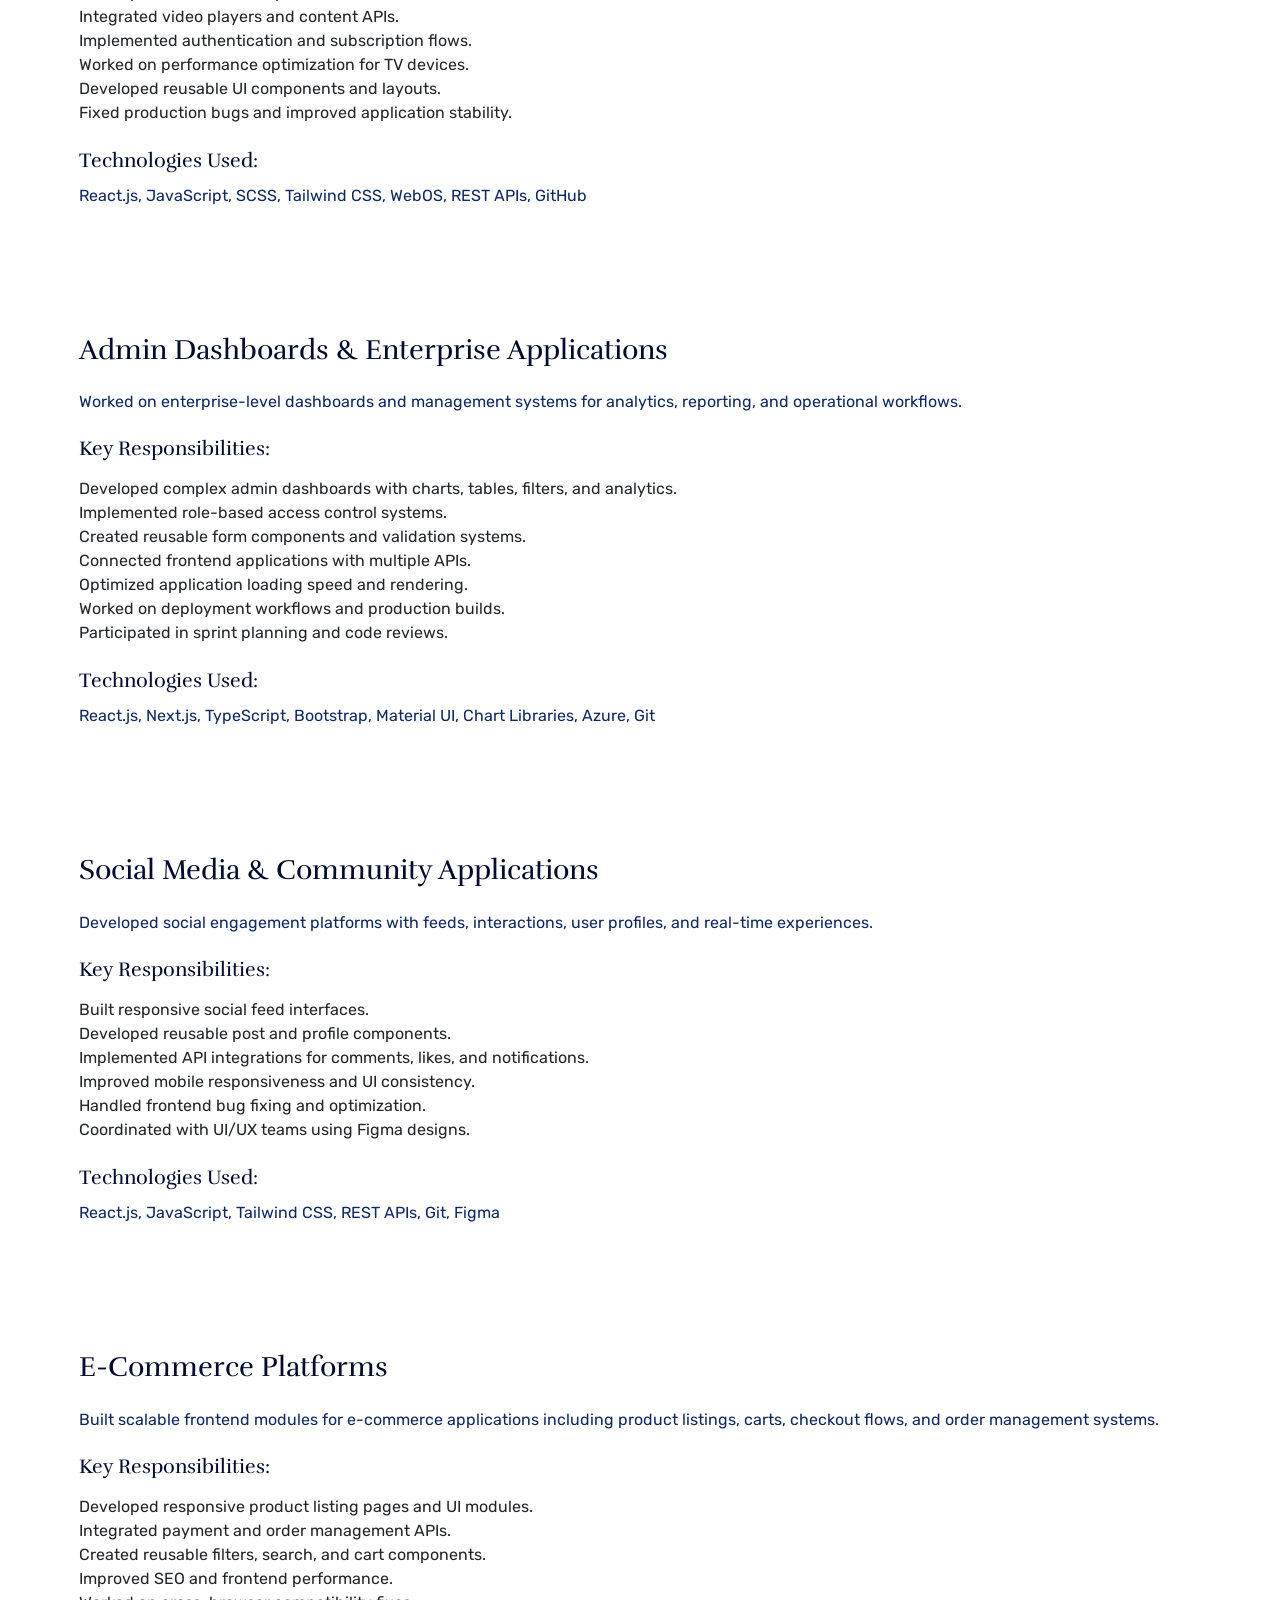
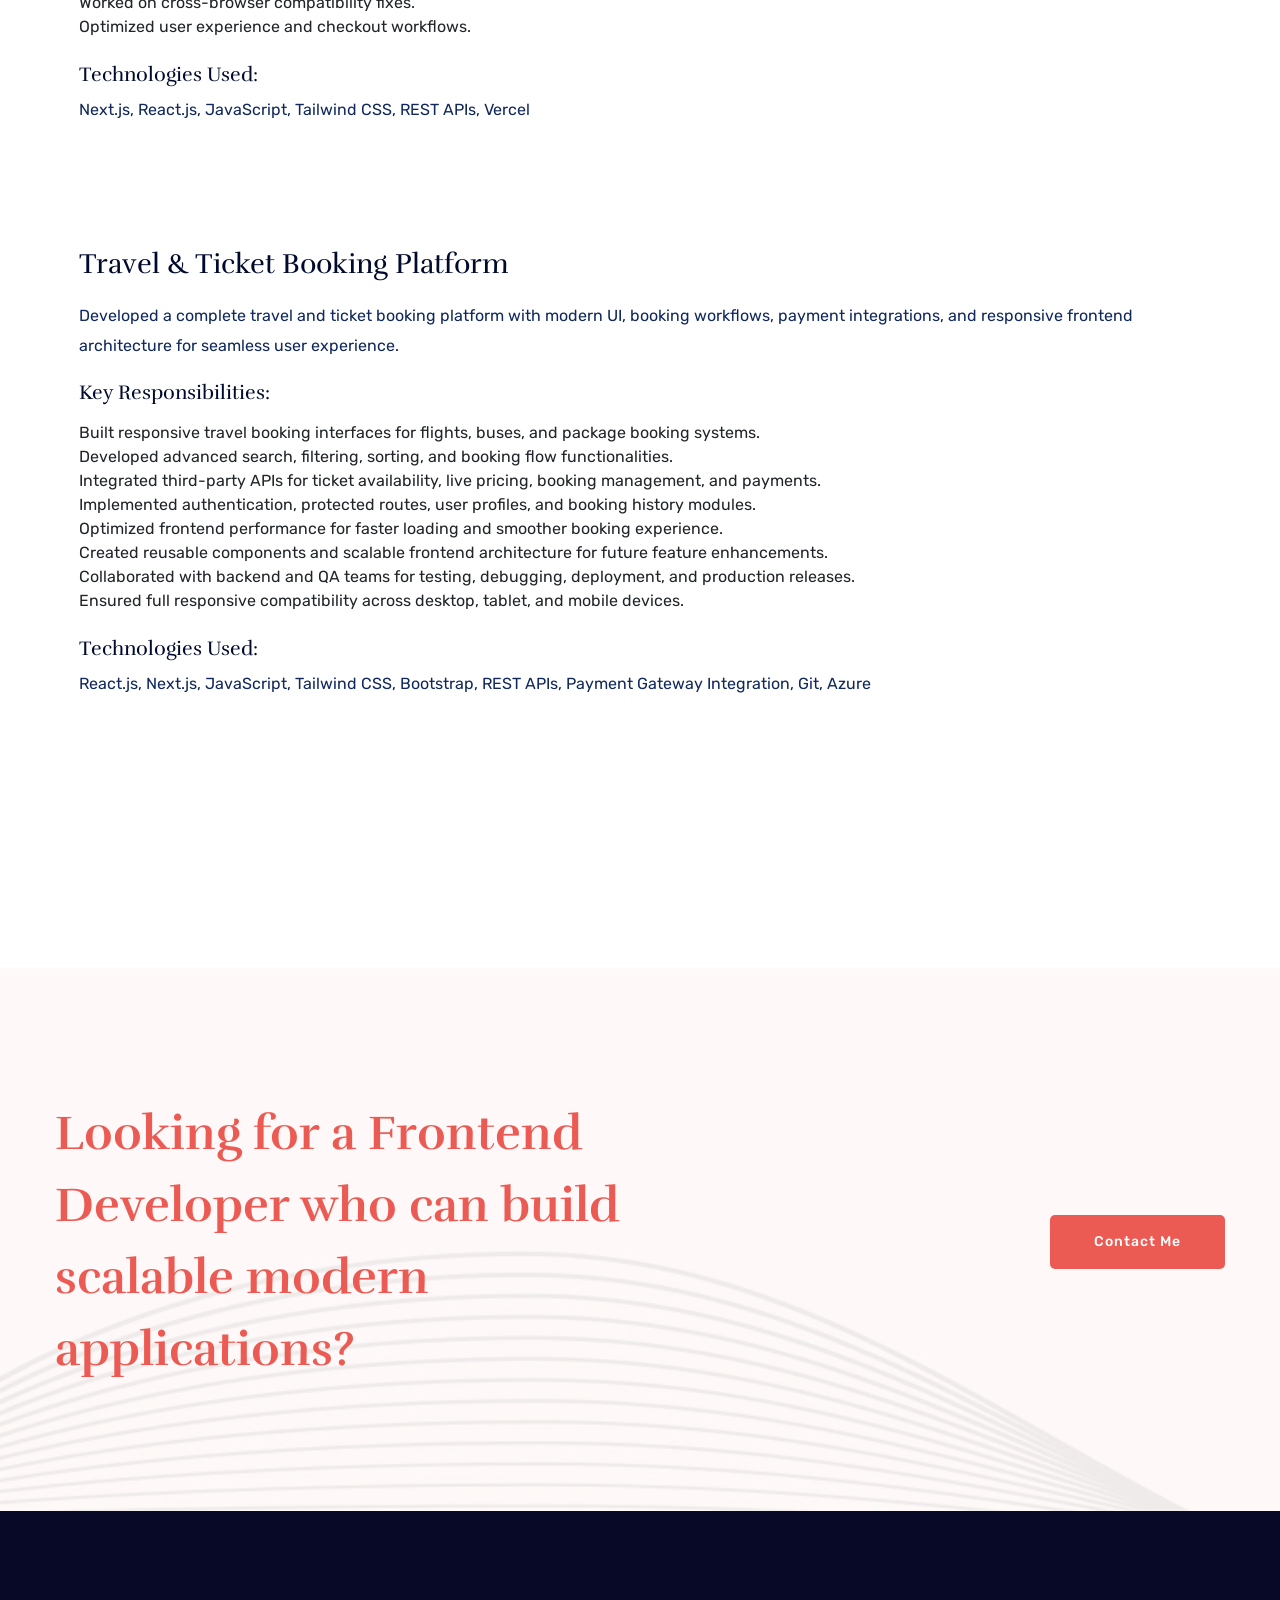
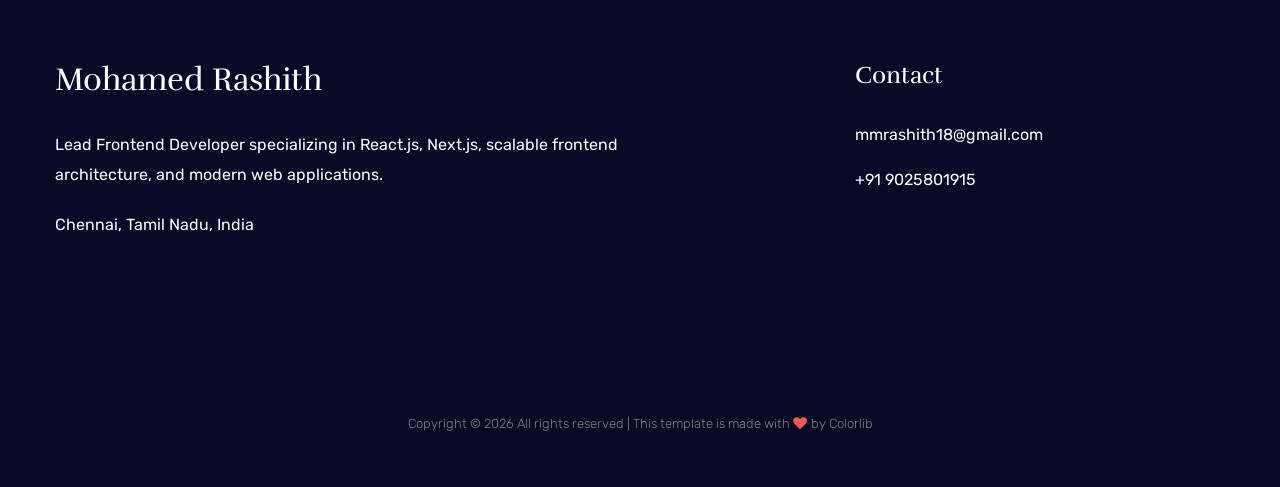
<file: portfolio.html>
<!doctype html>
<html class="no-js" lang="zxx">
  <head>
    <meta charset="utf-8" />
    <meta http-equiv="x-ua-compatible" content="ie=edge" />
    <title>Mohamed Rashith FED portfolio</title>
    <meta name="description" content="" />
    <meta name="viewport" content="width=device-width, initial-scale=1" />
    <link rel="manifest" href="site.webmanifest" />
    <link
      rel="shortcut icon"
      type="image/x-icon"
      href="assets/img/favicon.ico"
    />

    <!-- CSS here -->
    <link rel="stylesheet" href="assets/css/bootstrap.min.css" />
    <link rel="stylesheet" href="assets/css/owl.carousel.min.css" />
    <link rel="stylesheet" href="assets/css/slicknav.css" />
    <link rel="stylesheet" href="assets/css/flaticon.css" />
    <link rel="stylesheet" href="assets/css/animate.min.css" />
    <link rel="stylesheet" href="assets/css/magnific-popup.css" />
    <link rel="stylesheet" href="assets/css/fontawesome-all.min.css" />
    <link rel="stylesheet" href="assets/css/themify-icons.css" />
    <link rel="stylesheet" href="assets/css/slick.css" />
    <link rel="stylesheet" href="assets/css/nice-select.css" />
    <link rel="stylesheet" href="assets/css/style.css" />
  </head>

  <body>
    <!-- Preloader Start -->
    <div id="preloader-active">
      <div class="preloader d-flex align-items-center justify-content-center">
        <div class="preloader-inner position-relative">
          <div class="preloader-circle"></div>

          <div class="preloader-img pere-text">
            <img src="assets/img/logo/loder.jpg" alt="" />
          </div>
        </div>
      </div>
    </div>
    <!-- Preloader End -->

    <!-- Header Start -->
    <header>
      <div class="header-area">
        <div class="main-header header-sticky">
          <div class="container-fluid">
            <div class="row align-items-center">
              <!-- Logo -->
              <div class="col-xl-2 col-lg-2 col-md-1">
                <div class="logo">
                  <a href="index.html">
                    <img src="assets/img/logo/logo.png" alt="" />
                  </a>
                </div>
              </div>

              <!-- Navigation -->
              <div class="col-xl-10 col-lg-10 col-md-10">
                <div
                  class="menu-main d-flex align-items-center justify-content-end"
                >
                  <div class="main-menu f-right d-none d-lg-block">
                    <nav>
                      <ul id="navigation">
                        <li>
                          <a href="index.html">Home</a>
                        </li>

                        <li>
                          <a href="about.html">About</a>
                        </li>

                        <li>
                          <a href="portfolio.html">Projects</a>
                        </li>

                        <li>
                          <a href="contact.html">Contact</a>
                        </li>
                      </ul>
                    </nav>
                  </div>
                </div>
              </div>

              <!-- Mobile Menu -->
              <div class="col-12">
                <div class="mobile_menu d-block d-lg-none"></div>
              </div>
            </div>
          </div>
        </div>
      </div>
    </header>
    <!-- Header End -->

    <main>
      <!-- Hero Start -->
      <div class="slider-area">
        <div class="slider-height2 d-flex align-items-center">
          <div class="container">
            <div class="row">
              <div class="col-xl-12">
                <div class="hero-cap">
                  <h2>My Portfolio</h2>
                  <nav aria-label="breadcrumb">
                    <ol class="breadcrumb">
                      <li class="breadcrumb-item">
                        <a href="index.html">Home</a>
                      </li>
                      <li class="breadcrumb-item">
                        <a href="#">Portfolio</a>
                      </li>
                    </ol>
                  </nav>
                </div>
              </div>
            </div>
          </div>
        </div>
      </div>

      <!-- Portfolio Area Start -->
      <section class="services-area services-padding">
        <div class="container">
          <div class="project-heading mb-60">
            <div class="row">
              <div class="col-lg-8">
                <div class="section-tittle">
                  <h2>Projects & Experience</h2>

                  <p>
                    5+ years of experience building scalable frontend
                    applications using React.js, Next.js, JavaScript, Tailwind
                    CSS, and modern frontend technologies.
                  </p>
                </div>
              </div>
            </div>
          </div>

          <div class="row">
            <!-- Project 1 -->
            <div class="col-lg-12">
              <div class="single-services mb-60 p-4">
                <h3 class="mb-20">Telehealth & Healthcare Platform</h3>

                <p class="mb-20">
                  Built large-scale healthcare applications for patient
                  consultations, appointment booking, video calls, prescription
                  management, and multilingual support.
                </p>

                <h5>Key Responsibilities:</h5>

                <ul class="mt-3 mb-4">
                  <li>
                    Developed responsive frontend applications using React.js
                    and Next.js.
                  </li>

                  <li>
                    Integrated REST APIs for appointments, doctors, patient
                    records, and authentication.
                  </li>

                  <li>
                    Built reusable component architecture for faster
                    development.
                  </li>

                  <li>Implemented multilingual support and localization.</li>

                  <li>Improved performance and optimized bundle size.</li>

                  <li>Collaborated closely with backend and QA teams.</li>

                  <li>
                    Led frontend development tasks and mentored junior
                    developers.
                  </li>
                </ul>

                <h5>Technologies Used:</h5>

                <p>
                  React.js, Next.js, JavaScript, Tailwind CSS, Material UI, REST
                  APIs, Git, Azure
                </p>
              </div>
            </div>

            <!-- Project 2 -->
            <div class="col-lg-12">
              <div class="single-services mb-60 p-4">
                <h3 class="mb-20">OTT Streaming Platform</h3>

                <p class="mb-20">
                  Developed OTT and media streaming applications supporting
                  movies, TV content, subscriptions, and responsive playback
                  experiences.
                </p>

                <h5>Key Responsibilities:</h5>

                <ul class="mt-3 mb-4">
                  <li>
                    Built dynamic and responsive UI screens for OTT
                    applications.
                  </li>

                  <li>Developed WebOS TV compatible frontend modules.</li>

                  <li>Integrated video players and content APIs.</li>

                  <li>Implemented authentication and subscription flows.</li>

                  <li>Worked on performance optimization for TV devices.</li>

                  <li>Developed reusable UI components and layouts.</li>

                  <li>
                    Fixed production bugs and improved application stability.
                  </li>
                </ul>

                <h5>Technologies Used:</h5>

                <p>
                  React.js, JavaScript, SCSS, Tailwind CSS, WebOS, REST APIs,
                  GitHub
                </p>
              </div>
            </div>

            <!-- Project 3 -->
            <div class="col-lg-12">
              <div class="single-services mb-60 p-4">
                <h3 class="mb-20">
                  Admin Dashboards & Enterprise Applications
                </h3>

                <p class="mb-20">
                  Worked on enterprise-level dashboards and management systems
                  for analytics, reporting, and operational workflows.
                </p>

                <h5>Key Responsibilities:</h5>

                <ul class="mt-3 mb-4">
                  <li>
                    Developed complex admin dashboards with charts, tables,
                    filters, and analytics.
                  </li>

                  <li>Implemented role-based access control systems.</li>

                  <li>
                    Created reusable form components and validation systems.
                  </li>

                  <li>Connected frontend applications with multiple APIs.</li>

                  <li>Optimized application loading speed and rendering.</li>

                  <li>Worked on deployment workflows and production builds.</li>

                  <li>Participated in sprint planning and code reviews.</li>
                </ul>

                <h5>Technologies Used:</h5>

                <p>
                  React.js, Next.js, TypeScript, Bootstrap, Material UI, Chart
                  Libraries, Azure, Git
                </p>
              </div>
            </div>

            <!-- Project 4 -->
            <div class="col-lg-12">
              <div class="single-services mb-60 p-4">
                <h3 class="mb-20">Social Media & Community Applications</h3>

                <p class="mb-20">
                  Developed social engagement platforms with feeds,
                  interactions, user profiles, and real-time experiences.
                </p>

                <h5>Key Responsibilities:</h5>

                <ul class="mt-3 mb-4">
                  <li>Built responsive social feed interfaces.</li>

                  <li>Developed reusable post and profile components.</li>

                  <li>
                    Implemented API integrations for comments, likes, and
                    notifications.
                  </li>

                  <li>Improved mobile responsiveness and UI consistency.</li>

                  <li>Handled frontend bug fixing and optimization.</li>

                  <li>Coordinated with UI/UX teams using Figma designs.</li>
                </ul>

                <h5>Technologies Used:</h5>

                <p>React.js, JavaScript, Tailwind CSS, REST APIs, Git, Figma</p>
              </div>
            </div>

            <!-- Project 5 -->
            <div class="col-lg-12">
              <div class="single-services mb-60 p-4">
                <h3 class="mb-20">E-Commerce Platforms</h3>

                <p class="mb-20">
                  Built scalable frontend modules for e-commerce applications
                  including product listings, carts, checkout flows, and order
                  management systems.
                </p>

                <h5>Key Responsibilities:</h5>

                <ul class="mt-3 mb-4">
                  <li>
                    Developed responsive product listing pages and UI modules.
                  </li>

                  <li>Integrated payment and order management APIs.</li>

                  <li>
                    Created reusable filters, search, and cart components.
                  </li>

                  <li>Improved SEO and frontend performance.</li>

                  <li>Worked on cross-browser compatibility fixes.</li>

                  <li>Optimized user experience and checkout workflows.</li>
                </ul>

                <h5>Technologies Used:</h5>

                <p>
                  Next.js, React.js, JavaScript, Tailwind CSS, REST APIs, Vercel
                </p>
              </div>
            </div>

            <div class="col-lg-12">
              <div class="single-services mb-60 p-4">
                <h3 class="mb-20">Travel & Ticket Booking Platform</h3>

                <p class="mb-20">
                  Developed a complete travel and ticket booking platform with
                  modern UI, booking workflows, payment integrations, and
                  responsive frontend architecture for seamless user experience.
                </p>

                <h5>Key Responsibilities:</h5>

                <ul class="mt-3 mb-4">
                  <li>
                    Built responsive travel booking interfaces for flights,
                    buses, and package booking systems.
                  </li>

                  <li>
                    Developed advanced search, filtering, sorting, and booking
                    flow functionalities.
                  </li>

                  <li>
                    Integrated third-party APIs for ticket availability, live
                    pricing, booking management, and payments.
                  </li>

                  <li>
                    Implemented authentication, protected routes, user profiles,
                    and booking history modules.
                  </li>

                  <li>
                    Optimized frontend performance for faster loading and
                    smoother booking experience.
                  </li>

                  <li>
                    Created reusable components and scalable frontend
                    architecture for future feature enhancements.
                  </li>

                  <li>
                    Collaborated with backend and QA teams for testing,
                    debugging, deployment, and production releases.
                  </li>

                  <li>
                    Ensured full responsive compatibility across desktop,
                    tablet, and mobile devices.
                  </li>
                </ul>

                <h5>Technologies Used:</h5>

                <p>
                  React.js, Next.js, JavaScript, Tailwind CSS, Bootstrap, REST
                  APIs, Payment Gateway Integration, Git, Azure
                </p>
              </div>
            </div>
          </div>
        </div>
      </section>

      <!-- CTA Start -->
      <section class="wantToWork-area w-padding2">
        <div class="container">
          <div class="row align-items-center justify-content-between">
            <div class="col-xl-7 col-lg-8 col-md-8">
              <div class="wantToWork-caption wantToWork-caption2">
                <h2>
                  Looking for a Frontend Developer who can build scalable modern
                  applications?
                </h2>
              </div>
            </div>

            <div class="col-xl-3 col-lg-3 col-md-4">
              <a href="contact.html" class="btn btn-black f-right">
                Contact Me
              </a>
            </div>
          </div>
        </div>
      </section>
      <!-- CTA End -->
    </main>

    <!-- Footer Start -->
    <footer>
      <div class="footer-area">
        <div class="container">
          <div class="footer-top footer-padding">
            <div class="row justify-content-between align-items-start">
              <!-- Left -->
              <div class="col-lg-6 col-md-6">
                <div class="footer-info">
                  <h2 class="text-white mb-30">Mohamed Rashith</h2>

                  <p class="text-white mb-20">
                    Lead Frontend Developer specializing in React.js, Next.js,
                    scalable frontend architecture, and modern web applications.
                  </p>

                  <p class="text-white">Chennai, Tamil Nadu, India</p>
                </div>
              </div>

              <!-- Right -->
              <div class="col-lg-4 col-md-6">
                <div class="footer-contact">
                  <h4 class="text-white mb-30">Contact</h4>

                  <p>
                    <a href="mailto:mmrashith18@gmail.com">
                      mmrashith18@gmail.com
                    </a>
                  </p>

                  <p>
                    <a href="tel:+919025801915"> +91 9025801915 </a>
                  </p>

                  <div class="footer-social mt-30">

                    <!-- <a href="#" target="_blank">
                      <i class="fab fa-github"></i>
                    </a>

                    <a href="#" target="_blank">
                      <i class="fab fa-linkedin-in"></i>
                    </a> -->

                  </div>
                </div>
              </div>
            </div>
          </div>

          <div class="footer-bottom">
        <div class="row align-items-center">

          <div class="col-lg-12">

            <div class="footer-copy-right text-center">

              <p
                style="
                  color: grey;
                  font-size: 13px;
                  margin-bottom: 0;
                "
              >
                Copyright &copy;
                <script>
                  document.write(new Date().getFullYear());
                </script>

                All rights reserved | This template is made with
                <i class="fa fa-heart" aria-hidden="true"></i>
                by

                <a
                  href="https://colorlib.com"
                  target="_blank"
                  style="
                    color: grey;
                    text-decoration: none;
                  "
                >
                  Colorlib
                </a>

              </p>

            </div>

          </div>

        </div>
      </div>

        </div>
      </div>
    </footer>
    <!-- Footer End -->

    <!-- Scroll Up -->
    <div id="back-top">
      <a title="Go to Top" href="#">
        <i class="fas fa-level-up-alt"></i>
      </a>
    </div>

    <!-- JS here -->
    <script src="./assets/js/vendor/modernizr-3.5.0.min.js"></script>

    <script src="./assets/js/vendor/jquery-1.12.4.min.js"></script>

    <script src="./assets/js/popper.min.js"></script>

    <script src="./assets/js/bootstrap.min.js"></script>

    <script src="./assets/js/jquery.slicknav.min.js"></script>

    <script src="./assets/js/owl.carousel.min.js"></script>

    <script src="./assets/js/slick.min.js"></script>

    <script src="./assets/js/wow.min.js"></script>

    <script src="./assets/js/animated.headline.js"></script>

    <script src="./assets/js/jquery.magnific-popup.js"></script>

    <script src="./assets/js/jquery.nice-select.min.js"></script>

    <script src="./assets/js/jquery.sticky.js"></script>

    <script src="./assets/js/contact.js"></script>

    <script src="./assets/js/jquery.form.js"></script>

    <script src="./assets/js/jquery.validate.min.js"></script>

    <script src="./assets/js/mail-script.js"></script>

    <script src="./assets/js/jquery.ajaxchimp.min.js"></script>

    <script src="./assets/js/plugins.js"></script>

    <script src="./assets/js/main.js"></script>
  </body>
</html>
</file>
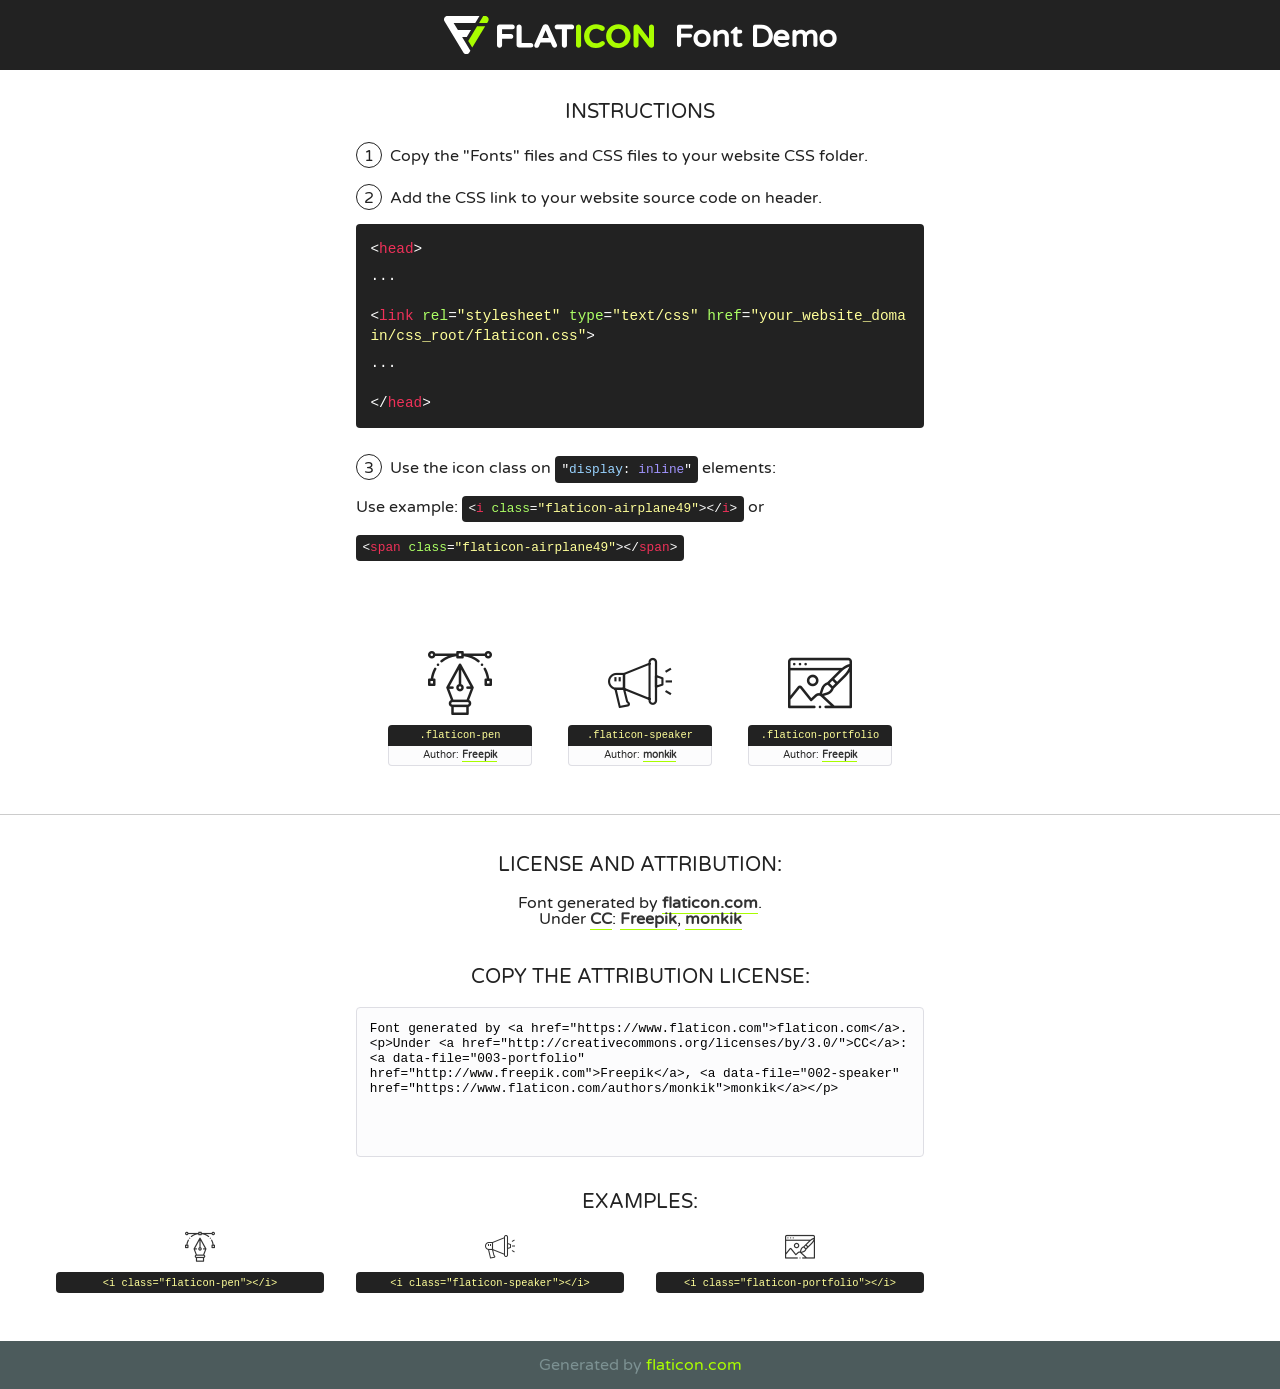
<file: assets/fonts/flaticon.html>
<!DOCTYPE html>
<!--
  Flaticon icon font: Flaticon
  Creation date: 30/03/2020 06:48
-->
<html>
<!DOCTYPE html>
<html>

<head>
    <title>Flaticon WebFont</title>
    <link href="http://fonts.googleapis.com/css?family=Varela+Round" rel="stylesheet" type="text/css" />
    <link rel="stylesheet" type="text/css" href="flaticon.css">
    <meta charset="UTF-8">
    <style>
    html, body, div, span, applet, object, iframe,
    h1, h2, h3, h4, h5, h6, p, blockquote, pre,
    a, abbr, acronym, address, big, cite, code,
    del, dfn, em, img, ins, kbd, q, s, samp,
    small, strike, strong, sub, sup, tt, var,
    b, u, i, center,
    dl, dt, dd, ol, ul, li,
    fieldset, form, label, legend,
    table, caption, tbody, tfoot, thead, tr, th, td,
    article, aside, canvas, details, embed, 
    figure, figcaption, footer, header, hgroup, 
    menu, nav, output, ruby, section, summary,
    time, mark, audio, video {
        margin: 0;
        padding: 0;
        border: 0;
        font-size: 100%;
        font: inherit;
        vertical-align: baseline;
    }
    /* HTML5 display-role reset for older browsers */
    article, aside, details, figcaption, figure, 
    footer, header, hgroup, menu, nav, section {
        display: block;
    }
    body {
        line-height: 1;
    }
    ol, ul {
        list-style: none;
    }
    blockquote, q {
        quotes: none;
    }
    blockquote:before, blockquote:after,
    q:before, q:after {
        content: '';
        content: none;
    }
    table {
        border-collapse: collapse;
        border-spacing: 0;
    }
    body {
        font-family: 'Varela Round', Helvetica, Arial, sans-serif;
        font-size: 16px;
        color: #222;
    }
    a {
        color: #333;
        border-bottom: 1px solid #a9fd00;
        font-weight: bold;
        text-decoration: none;
    }
    * {
        -moz-box-sizing: border-box;
        -webkit-box-sizing: border-box;
        box-sizing: border-box;
        margin: 0;
        padding: 0;
    }
    [class^="flaticon-"]:before, [class*=" flaticon-"]:before, [class^="flaticon-"]:after, [class*=" flaticon-"]:after {
        font-family: Flaticon;
        font-size: 30px;
        font-style: normal;
        margin-left: 20px;
        color: #333;
    }
    .wrapper {
        max-width: 600px;
        margin: auto;
        padding: 0 1em;
    }
    .title {
        font-size: 1.25em;
        text-align: center;
        margin-bottom: 1em;
        text-transform: uppercase;
    }
    header {
        text-align: center;
        background-color: #222;
        color: #fff;
        padding: 1em;
    }
    header .logo {
        width: 210px;
        height: 38px;
        display: inline-block;
        vertical-align: middle;
        margin-right: 1em;
        border: none;
    }
    header strong {
        font-size: 1.95em;
        font-weight: bold;
        vertical-align: middle;
        margin-top: 5px;
        display: inline-block;
    }
    .demo {
        margin: 2em auto;
        line-height: 1.25em;
    }
    .demo ul li {
        margin-bottom: 1em;
    }
    .demo ul li .num {
        color: #222;
        border-radius: 20px;
        display: inline-block;
        width: 26px;
        padding: 3px;
        height: 26px;
        text-align: center;
        margin-right: 0.5em;
        border: 1px solid #222;
    }
    .demo ul li code {
        background-color: #222;
        border-radius: 4px;
        padding: 0.25em 0.5em;
        display: inline-block;
        color: #fff;
        font-family: Consolas,Monaco,Lucida Console,Liberation Mono,DejaVu Sans Mono,Bitstream Vera Sans Mono,Courier New, monospace;
        font-weight: lighter;
        margin-top: 1em;
        font-size: 0.8em;
        word-break: break-all;
    }
    .demo ul li code.big {
        padding: 1em;
        font-size: 0.9em;
    }
    .demo ul li code .red {
        color: #EF3159;
    }
    .demo ul li code .green {
        color: #ACFF65;
    }
    .demo ul li code .yellow {
        color: #FFFF99;
    }
    .demo ul li code .blue {
        color: #99D3FF;
    }
    .demo ul li code .purple {
        color: #A295FF;
    }
    .demo ul li code .dots {
        margin-top: 0.5em;
        display: block;
    }
    #glyphs {
        border-bottom: 1px solid #ccc;
        padding: 2em 0;
        text-align: center;
    }
    .glyph {
        display: inline-block;
        width: 9em;
        margin: 1em;
        text-align: center;
        vertical-align: top;
        background: #FFF;
    }
    .glyph .glyph-icon {
        padding: 10px;
        display: block;
        font-family:"Flaticon";
        font-size: 64px;
        line-height: 1;
    }
    .glyph .glyph-icon:before {
        font-size: 64px;
        color: #222;
        margin-left: 0;
    }
    .class-name {
        font-size: 0.65em;
        background-color: #222;
        color: #fff;
        border-radius: 4px 4px 0 0;
        padding: 0.5em;
        color: #FFFF99;
        font-family: Consolas,Monaco,Lucida Console,Liberation Mono,DejaVu Sans Mono,Bitstream Vera Sans Mono,Courier New, monospace;
    }
    .author-name {
        font-size: 0.6em;
        background-color: #fcfcfd;
        border: 1px solid #DEDEE4;
        border-top: 0;
        border-radius: 0 0 4px 4px;
        padding: 0.5em;
    }
    .class-name:last-child {
        font-size: 10px;
        color:#888;
    }
    .class-name:last-child a {
        font-size: 10px;
        color:#555;
    }
    .class-name:last-child a:hover {
        color:#a9fd00;
    }
    .glyph > input {
        display: block;
        width: 100px;
        margin: 5px auto;
        text-align: center;
        font-size: 12px;
        cursor: text;
    }
    .glyph > input.icon-input {
        font-family:"Flaticon";
        font-size: 16px;
        margin-bottom: 10px;
    }
    .attribution .title {
        margin-top: 2em;
    }
    .attribution textarea {
        background-color: #fcfcfd;
        padding: 1em;
        border: none;
        box-shadow: none;
        border: 1px solid #DEDEE4;
        border-radius: 4px;
        resize: none;
        width: 100%;
        height: 150px;
        font-size: 0.8em;
        font-family: Consolas,Monaco,Lucida Console,Liberation Mono,DejaVu Sans Mono,Bitstream Vera Sans Mono,Courier New, monospace;
        -webkit-appearance: none;
    }
    .iconsuse {
        margin: 2em auto;
        text-align: center;
        max-width: 1200px;
    }
    .iconsuse:after {
        content: '';
        display: table;
        clear: both;
    }
    .iconsuse .image {
        float: left;
        width: 25%;
        padding: 0 1em;
    }
    .iconsuse .image p {
        margin-bottom: 1em;
    }
    .iconsuse .image span {
        display: block;
        font-size: 0.65em;
        background-color: #222;
        color: #fff;
        border-radius: 4px;
        padding: 0.5em;
        color: #FFFF99;
        margin-top: 1em;
        font-family: Consolas,Monaco,Lucida Console,Liberation Mono,DejaVu Sans Mono,Bitstream Vera Sans Mono,Courier New, monospace;
    }
    #footer {
        text-align: center;
        background-color: #4C5B5C;
        color: #7c9192;
        padding: 1em;
    }
    #footer a {
        border: none;
        color: #a9fd00;
        font-weight: normal;
    }
    @media (max-width: 960px) {
        .iconsuse .image {
            width: 50%;
        }
    }
    @media (max-width: 560px) {
        .iconsuse .image {
            width: 100%;
        }
    }
    </style>
</head>

<body class="characters-off">

    <header>
        <a href="https://www.flaticon.com" target="_blank" class="logo">
            <svg version="1.1" xmlns="http://www.w3.org/2000/svg" xmlns:xlink="http://www.w3.org/1999/xlink" xmlns:a="http://ns.adobe.com/AdobeSVGViewerExtensions/3.0/" viewBox="0 0 560.875 102.036" enable-background="new 0 0 560.875 102.036" xml:space="preserve">
                <defs>
                </defs>
                <g>
                    <g class="letters">
                        <path fill="#ffffff" d="M141.596,29.675c0-3.777,2.985-6.767,6.764-6.767h34.438c3.426,0,6.15,2.728,6.15,6.15
                        c0,3.43-2.724,6.149-6.15,6.149h-27.674v13.091h23.719c3.429,0,6.151,2.724,6.151,6.15c0,3.43-2.723,6.149-6.151,6.149h-23.719
                        v17.574c0,3.773-2.986,6.761-6.764,6.761c-3.779,0-6.764-2.989-6.764-6.761V29.675z"></path>
                        <path fill="#ffffff" d="M193.844,29.149c0-3.781,2.985-6.767,6.764-6.767c3.776,0,6.763,2.985,6.763,6.767v42.957h25.039
                        c3.426,0,6.149,2.726,6.149,6.153c0,3.425-2.723,6.15-6.149,6.15h-31.802c-3.779,0-6.764-2.986-6.764-6.768V29.149z"></path>
                        <path fill="#ffffff" d="M241.891,75.71l21.438-48.407c1.492-3.341,4.215-5.357,7.906-5.357h0.792
                        c3.686,0,6.323,2.017,7.815,5.357l21.439,48.407c0.436,0.967,0.701,1.845,0.701,2.723c0,3.602-2.809,6.501-6.414,6.501
                        c-3.161,0-5.269-1.845-6.499-4.655l-4.132-9.661h-27.059l-4.301,10.102c-1.144,2.631-3.426,4.214-6.237,4.214
                        c-3.517,0-6.24-2.81-6.24-6.325C241.1,77.64,241.451,76.677,241.891,75.71z M279.932,58.666l-8.521-20.297l-8.526,20.297H279.932
                        z"></path>
                        <path fill="#ffffff" d="M314.864,35.387H301.86c-3.429,0-6.239-2.813-6.239-6.238c0-3.429,2.811-6.24,6.239-6.24h39.533
                        c3.426,0,6.237,2.811,6.237,6.24c0,3.425-2.811,6.238-6.237,6.238h-13.001v42.785c0,3.773-2.99,6.761-6.764,6.761
                        c-3.779,0-6.764-2.989-6.764-6.761V35.387z"></path>
                        <path fill="#A9FD00" d="M352.615,29.149c0-3.781,2.985-6.767,6.767-6.767c3.774,0,6.761,2.985,6.761,6.767v49.024
                        c0,3.773-2.987,6.761-6.761,6.761c-3.781,0-6.767-2.989-6.767-6.761V29.149z"></path>
                        <path fill="#A9FD00" d="M374.132,53.836v-0.179c0-17.481,13.178-31.801,32.065-31.801c9.22,0,15.459,2.458,20.557,6.238
                        c1.402,1.054,2.637,2.985,2.637,5.357c0,3.692-2.985,6.59-6.681,6.59c-1.845,0-3.071-0.702-4.044-1.319
                        c-3.776-2.813-7.729-4.393-12.562-4.393c-10.364,0-17.831,8.611-17.831,19.154v0.173c0,10.542,7.291,19.329,17.831,19.329
                        c5.715,0,9.492-1.756,13.359-4.834c1.049-0.874,2.458-1.491,4.039-1.491c3.429,0,6.325,2.813,6.325,6.236
                        c0,2.106-1.056,3.78-2.282,4.834c-5.539,4.834-12.036,7.733-21.878,7.733C387.572,85.464,374.132,71.493,374.132,53.836z"></path>
                        <path fill="#A9FD00" d="M433.009,53.836v-0.179c0-17.481,13.79-31.801,32.766-31.801c18.981,0,32.592,14.143,32.592,31.628v0.173
                        c0,17.483-13.785,31.807-32.769,31.807C446.625,85.464,433.009,71.32,433.009,53.836z M484.224,53.836v-0.179
                        c0-10.539-7.725-19.326-18.626-19.326c-10.893,0-18.449,8.611-18.449,19.154v0.173c0,10.542,7.73,19.329,18.626,19.329
                        C476.676,72.986,484.224,64.378,484.224,53.836z"></path>
                        <path fill="#A9FD00" d="M506.233,29.321c0-3.774,2.99-6.763,6.767-6.763h1.401c3.252,0,5.183,1.583,7.029,3.953l26.093,34.265
                        V29.059c0-3.692,2.99-6.677,6.681-6.677c3.683,0,6.671,2.985,6.671,6.677v48.934c0,3.78-2.987,6.765-6.764,6.765h-0.436
                        c-3.257,0-5.188-1.581-7.034-3.953l-27.056-35.492v32.944c0,3.687-2.985,6.676-6.678,6.676c-3.683,0-6.673-2.989-6.673-6.676
                        V29.321z"></path>
                    </g>
                    <g class="insignia">
                        <path fill="#ffffff" d="M48.372,56.137h12.517l11.156-18.537H37.186L25.688,18.539h57.825L94.668,0H9.271
                        C5.925,0,2.842,1.801,1.198,4.716c-1.644,2.907-1.593,6.482,0.134,9.343l50.38,83.501c1.678,2.781,4.689,4.476,7.938,4.476
                        c3.246,0,6.257-1.695,7.935-4.476l2.898-4.804L48.372,56.137z"></path>
                        <g class="i">
                            <path fill="#A9FD00" d="M93.575,18.539h0.031v0.004l21.652,0.004l2.705-4.488c1.727-2.861,1.778-6.436,0.133-9.343
                            C116.454,1.801,113.371,0,110.026,0h-5.294L93.575,18.539z"></path>
                            <polygon fill="#A9FD00" points="88.291,27.356 64.725,66.486 75.519,84.404 109.942,27.356"></polygon>
                        </g>
                    </g>
                </g>
            </svg>
        </a>
        <strong>Font Demo</strong>
    </header>


    <section class="demo wrapper">

        <p class="title">Instructions</p>

        <ul>
            <li>
                <span class="num">1</span>Copy the "Fonts" files and CSS files to your website CSS folder.
            </li>
            <li>
                <span class="num">2</span>Add the CSS link to your website source code on header.
                <code class="big">
                    &lt;<span class="red">head</span>&gt;
                    <br/><span class="dots">...</span>
                    <br/>&lt;<span class="red">link</span> <span class="green">rel</span>=<span class="yellow">"stylesheet"</span> <span class="green">type</span>=<span class="yellow">"text/css"</span> <span class="green">href</span>=<span class="yellow">"your_website_domain/css_root/flaticon.css"</span>&gt;
                    <br/><span class="dots">...</span>
                    <br/>&lt;/<span class="red">head</span>&gt;
                </code>
            </li>

            <li>
                <p>
                    <span class="num">3</span>Use the icon class on <code>"<span class="blue">display</span>:<span class="purple"> inline</span>"</code> elements:
                    <br />
                    Use example: <code>&lt;<span class="red">i</span> <span class="green">class</span>=<span class="yellow">&quot;flaticon-airplane49&quot;</span>&gt;&lt;/<span class="red">i</span>&gt;</code> or <code>&lt;<span class="red">span</span> <span class="green">class</span>=<span class="yellow">&quot;flaticon-airplane49&quot;</span>&gt;&lt;/<span class="red">span</span>&gt;</code>
            </li>
        </ul>

    </section>




   <section id="glyphs">          
    
      
        <div class="glyph"><div class="glyph-icon flaticon-pen"></div>
            <div class="class-name">.flaticon-pen</div>
            <div class="author-name">Author: <a data-file="001-pen" href="http://www.freepik.com">Freepik</a> </div> 
        </div>        
        
        <div class="glyph"><div class="glyph-icon flaticon-speaker"></div>
            <div class="class-name">.flaticon-speaker</div>
            <div class="author-name">Author: <a data-file="002-speaker" href="https://www.flaticon.com/authors/monkik">monkik</a> </div> 
        </div>        
        
        <div class="glyph"><div class="glyph-icon flaticon-portfolio"></div>
            <div class="class-name">.flaticon-portfolio</div>
            <div class="author-name">Author: <a data-file="003-portfolio" href="http://www.freepik.com">Freepik</a> </div> 
        </div>        
        

    </section>



    <section class="attribution wrapper"   style="text-align:center;">

      <div class="title">License and attribution:</div><div class="attrDiv">Font generated by <a href="https://www.flaticon.com">flaticon.com</a>. <div><p>Under <a href="http://creativecommons.org/licenses/by/3.0/">CC</a>: <a data-file="003-portfolio" href="http://www.freepik.com">Freepik</a>, <a data-file="002-speaker" href="https://www.flaticon.com/authors/monkik">monkik</a></p>  </div>
      </div>
      <div class="title">Copy the Attribution License:</div>

    <textarea onclick="this.focus();this.select();">Font generated by &lt;a href=&quot;https://www.flaticon.com&quot;&gt;flaticon.com&lt;/a&gt;. <p>Under <a href="http://creativecommons.org/licenses/by/3.0/">CC</a>: <a data-file="003-portfolio" href="http://www.freepik.com">Freepik</a>, <a data-file="002-speaker" href="https://www.flaticon.com/authors/monkik">monkik</a></p>  
     </textarea>

    </section>

    <section class="iconsuse">

          <div class="title">Examples:</div>            
             
            <div class="image">
                <p>
                    <i class="glyph-icon flaticon-pen"></i> 
                    <span>&lt;i class=&quot;flaticon-pen&quot;&gt;&lt;/i&gt;</span>
                </p>
            </div>
            
            <div class="image">
                <p>
                    <i class="glyph-icon flaticon-speaker"></i> 
                    <span>&lt;i class=&quot;flaticon-speaker&quot;&gt;&lt;/i&gt;</span>
                </p>
            </div>
            
            <div class="image">
                <p>
                    <i class="glyph-icon flaticon-portfolio"></i> 
                    <span>&lt;i class=&quot;flaticon-portfolio&quot;&gt;&lt;/i&gt;</span>
                </p>
            </div>
                       
        </div>
                            
    </section>

<div id="footer">
    <div>Generated by <a href="https://www.flaticon.com">flaticon.com</a>
    </div>
</div>



</body>
</html>
</file>
<file: assets/css/flaticon.css>
/*
  	Flaticon icon font: Flaticon
  	Creation date: 30/03/2020 06:48
  	*/

@font-face {
  font-family: "Flaticon";
  src: url("../fonts/Flaticon.eot");
  src: url("../fonts/Flaticon.eot?#iefix") format("embedded-opentype"),
       url("../fonts/Flaticon.woff2") format("woff2"),
       url("../fonts/Flaticon.woff") format("woff"),
       url("../fonts/Flaticon.ttf") format("truetype"),
       url("../fonts/Flaticon.svg#Flaticon") format("svg");
  font-weight: normal;
  font-style: normal;
}

@media screen and (-webkit-min-device-pixel-ratio:0) {
  @font-face {
    font-family: "Flaticon";
    src: url("../fonts/Flaticon.svg#Flaticon") format("svg");
  }
}

[class^="flaticon-"]:before, [class*=" flaticon-"]:before,
[class^="flaticon-"]:after, [class*=" flaticon-"]:after {   
  font-family: Flaticon;
font-style: normal;
}

.flaticon-pen:before { content: "\f100"; }
.flaticon-speaker:before { content: "\f101"; }
.flaticon-portfolio:before { content: "\f102"; }
</file>
<file: assets/css/themify-icons.css>
@font-face {
	font-family: 'themify';
	src:url('../fonts/themify.eot?-fvbane');


	src:url('../fonts/themify.eot?#iefix-fvbane') format('embedded-opentype'),
		url('../fonts/themify.woff?-fvbane') format('woff'),
		url('../fonts/themify.ttf?-fvbane') format('truetype'),
		url('../fonts/themify.svg?-fvbane#themify') format('svg');
	font-weight: normal;
	font-style: normal;
}

[class^="ti-"], [class*=" ti-"] {
	font-family: 'themify';
	speak: none;
	font-style: normal;
	font-weight: normal;
	font-variant: normal;
	text-transform: none;
	line-height: 1;

	/* Better Font Rendering =========== */
	-webkit-font-smoothing: antialiased;
	-moz-osx-font-smoothing: grayscale;
}

.ti-wand:before {
	content: "\e600";
}
.ti-volume:before {
	content: "\e601";
}
.ti-user:before {
	content: "\e602";
}
.ti-unlock:before {
	content: "\e603";
}
.ti-unlink:before {
	content: "\e604";
}
.ti-trash:before {
	content: "\e605";
}
.ti-thought:before {
	content: "\e606";
}
.ti-target:before {
	content: "\e607";
}
.ti-tag:before {
	content: "\e608";
}
.ti-tablet:before {
	content: "\e609";
}
.ti-star:before {
	content: "\e60a";
}
.ti-spray:before {
	content: "\e60b";
}
.ti-signal:before {
	content: "\e60c";
}
.ti-shopping-cart:before {
	content: "\e60d";
}
.ti-shopping-cart-full:before {
	content: "\e60e";
}
.ti-settings:before {
	content: "\e60f";
}
.ti-search:before {
	content: "\e610";
}
.ti-zoom-in:before {
	content: "\e611";
}
.ti-zoom-out:before {
	content: "\e612";
}
.ti-cut:before {
	content: "\e613";
}
.ti-ruler:before {
	content: "\e614";
}
.ti-ruler-pencil:before {
	content: "\e615";
}
.ti-ruler-alt:before {
	content: "\e616";
}
.ti-bookmark:before {
	content: "\e617";
}
.ti-bookmark-alt:before {
	content: "\e618";
}
.ti-reload:before {
	content: "\e619";
}
.ti-plus:before {
	content: "\e61a";
}
.ti-pin:before {
	content: "\e61b";
}
.ti-pencil:before {
	content: "\e61c";
}
.ti-pencil-alt:before {
	content: "\e61d";
}
.ti-paint-roller:before {
	content: "\e61e";
}
.ti-paint-bucket:before {
	content: "\e61f";
}
.ti-na:before {
	content: "\e620";
}
.ti-mobile:before {
	content: "\e621";
}
.ti-minus:before {
	content: "\e622";
}
.ti-medall:before {
	content: "\e623";
}
.ti-medall-alt:before {
	content: "\e624";
}
.ti-marker:before {
	content: "\e625";
}
.ti-marker-alt:before {
	content: "\e626";
}
.ti-arrow-up:before {
	content: "\e627";
}
.ti-arrow-right:before {
	content: "\e628";
}
.ti-arrow-left:before {
	content: "\e629";
}
.ti-arrow-down:before {
	content: "\e62a";
}
.ti-lock:before {
	content: "\e62b";
}
.ti-location-arrow:before {
	content: "\e62c";
}
.ti-link:before {
	content: "\e62d";
}
.ti-layout:before {
	content: "\e62e";
}
.ti-layers:before {
	content: "\e62f";
}
.ti-layers-alt:before {
	content: "\e630";
}
.ti-key:before {
	content: "\e631";
}
.ti-import:before {
	content: "\e632";
}
.ti-image:before {
	content: "\e633";
}
.ti-heart:before {
	content: "\e634";
}
.ti-heart-broken:before {
	content: "\e635";
}
.ti-hand-stop:before {
	content: "\e636";
}
.ti-hand-open:before {
	content: "\e637";
}
.ti-hand-drag:before {
	content: "\e638";
}
.ti-folder:before {
	content: "\e639";
}
.ti-flag:before {
	content: "\e63a";
}
.ti-flag-alt:before {
	content: "\e63b";
}
.ti-flag-alt-2:before {
	content: "\e63c";
}
.ti-eye:before {
	content: "\e63d";
}
.ti-export:before {
	content: "\e63e";
}
.ti-exchange-vertical:before {
	content: "\e63f";
}
.ti-desktop:before {
	content: "\e640";
}
.ti-cup:before {
	content: "\e641";
}
.ti-crown:before {
	content: "\e642";
}
.ti-comments:before {
	content: "\e643";
}
.ti-comment:before {
	content: "\e644";
}
.ti-comment-alt:before {
	content: "\e645";
}
.ti-close:before {
	content: "\e646";
}
.ti-clip:before {
	content: "\e647";
}
.ti-angle-up:before {
	content: "\e648";
}
.ti-angle-right:before {
	content: "\e649";
}
.ti-angle-left:before {
	content: "\e64a";
}
.ti-angle-down:before {
	content: "\e64b";
}
.ti-check:before {
	content: "\e64c";
}
.ti-check-box:before {
	content: "\e64d";
}
.ti-camera:before {
	content: "\e64e";
}
.ti-announcement:before {
	content: "\e64f";
}
.ti-brush:before {
	content: "\e650";
}
.ti-briefcase:before {
	content: "\e651";
}
.ti-bolt:before {
	content: "\e652";
}
.ti-bolt-alt:before {
	content: "\e653";
}
.ti-blackboard:before {
	content: "\e654";
}
.ti-bag:before {
	content: "\e655";
}
.ti-move:before {
	content: "\e656";
}
.ti-arrows-vertical:before {
	content: "\e657";
}
.ti-arrows-horizontal:before {
	content: "\e658";
}
.ti-fullscreen:before {
	content: "\e659";
}
.ti-arrow-top-right:before {
	content: "\e65a";
}
.ti-arrow-top-left:before {
	content: "\e65b";
}
.ti-arrow-circle-up:before {
	content: "\e65c";
}
.ti-arrow-circle-right:before {
	content: "\e65d";
}
.ti-arrow-circle-left:before {
	content: "\e65e";
}
.ti-arrow-circle-down:before {
	content: "\e65f";
}
.ti-angle-double-up:before {
	content: "\e660";
}
.ti-angle-double-right:before {
	content: "\e661";
}
.ti-angle-double-left:before {
	content: "\e662";
}
.ti-angle-double-down:before {
	content: "\e663";
}
.ti-zip:before {
	content: "\e664";
}
.ti-world:before {
	content: "\e665";
}
.ti-wheelchair:before {
	content: "\e666";
}
.ti-view-list:before {
	content: "\e667";
}
.ti-view-list-alt:before {
	content: "\e668";
}
.ti-view-grid:before {
	content: "\e669";
}
.ti-uppercase:before {
	content: "\e66a";
}
.ti-upload:before {
	content: "\e66b";
}
.ti-underline:before {
	content: "\e66c";
}
.ti-truck:before {
	content: "\e66d";
}
.ti-timer:before {
	content: "\e66e";
}
.ti-ticket:before {
	content: "\e66f";
}
.ti-thumb-up:before {
	content: "\e670";
}
.ti-thumb-down:before {
	content: "\e671";
}
.ti-text:before {
	content: "\e672";
}
.ti-stats-up:before {
	content: "\e673";
}
.ti-stats-down:before {
	content: "\e674";
}
.ti-split-v:before {
	content: "\e675";
}
.ti-split-h:before {
	content: "\e676";
}
.ti-smallcap:before {
	content: "\e677";
}
.ti-shine:before {
	content: "\e678";
}
.ti-shift-right:before {
	content: "\e679";
}
.ti-shift-left:before {
	content: "\e67a";
}
.ti-shield:before {
	content: "\e67b";
}
.ti-notepad:before {
	content: "\e67c";
}
.ti-server:before {
	content: "\e67d";
}
.ti-quote-right:before {
	content: "\e67e";
}
.ti-quote-left:before {
	content: "\e67f";
}
.ti-pulse:before {
	content: "\e680";
}
.ti-printer:before {
	content: "\e681";
}
.ti-power-off:before {
	content: "\e682";
}
.ti-plug:before {
	content: "\e683";
}
.ti-pie-chart:before {
	content: "\e684";
}
.ti-paragraph:before {
	content: "\e685";
}
.ti-panel:before {
	content: "\e686";
}
.ti-package:before {
	content: "\e687";
}
.ti-music:before {
	content: "\e688";
}
.ti-music-alt:before {
	content: "\e689";
}
.ti-mouse:before {
	content: "\e68a";
}
.ti-mouse-alt:before {
	content: "\e68b";
}
.ti-money:before {
	content: "\e68c";
}
.ti-microphone:before {
	content: "\e68d";
}
.ti-menu:before {
	content: "\e68e";
}
.ti-menu-alt:before {
	content: "\e68f";
}
.ti-map:before {
	content: "\e690";
}
.ti-map-alt:before {
	content: "\e691";
}
.ti-loop:before {
	content: "\e692";
}
.ti-location-pin:before {
	content: "\e693";
}
.ti-list:before {
	content: "\e694";
}
.ti-light-bulb:before {
	content: "\e695";
}
.ti-Italic:before {
	content: "\e696";
}
.ti-info:before {
	content: "\e697";
}
.ti-infinite:before {
	content: "\e698";
}
.ti-id-badge:before {
	content: "\e699";
}
.ti-hummer:before {
	content: "\e69a";
}
.ti-home:before {
	content: "\e69b";
}
.ti-help:before {
	content: "\e69c";
}
.ti-headphone:before {
	content: "\e69d";
}
.ti-harddrives:before {
	content: "\e69e";
}
.ti-harddrive:before {
	content: "\e69f";
}
.ti-gift:before {
	content: "\e6a0";
}
.ti-game:before {
	content: "\e6a1";
}
.ti-filter:before {
	content: "\e6a2";
}
.ti-files:before {
	content: "\e6a3";
}
.ti-file:before {
	content: "\e6a4";
}
.ti-eraser:before {
	content: "\e6a5";
}
.ti-envelope:before {
	content: "\e6a6";
}
.ti-download:before {
	content: "\e6a7";
}
.ti-direction:before {
	content: "\e6a8";
}
.ti-direction-alt:before {
	content: "\e6a9";
}
.ti-dashboard:before {
	content: "\e6aa";
}
.ti-control-stop:before {
	content: "\e6ab";
}
.ti-control-shuffle:before {
	content: "\e6ac";
}
.ti-control-play:before {
	content: "\e6ad";
}
.ti-control-pause:before {
	content: "\e6ae";
}
.ti-control-forward:before {
	content: "\e6af";
}
.ti-control-backward:before {
	content: "\e6b0";
}
.ti-cloud:before {
	content: "\e6b1";
}
.ti-cloud-up:before {
	content: "\e6b2";
}
.ti-cloud-down:before {
	content: "\e6b3";
}
.ti-clipboard:before {
	content: "\e6b4";
}
.ti-car:before {
	content: "\e6b5";
}
.ti-calendar:before {
	content: "\e6b6";
}
.ti-book:before {
	content: "\e6b7";
}
.ti-bell:before {
	content: "\e6b8";
}
.ti-basketball:before {
	content: "\e6b9";
}
.ti-bar-chart:before {
	content: "\e6ba";
}
.ti-bar-chart-alt:before {
	content: "\e6bb";
}
.ti-back-right:before {
	content: "\e6bc";
}
.ti-back-left:before {
	content: "\e6bd";
}
.ti-arrows-corner:before {
	content: "\e6be";
}
.ti-archive:before {
	content: "\e6bf";
}
.ti-anchor:before {
	content: "\e6c0";
}
.ti-align-right:before {
	content: "\e6c1";
}
.ti-align-left:before {
	content: "\e6c2";
}
.ti-align-justify:before {
	content: "\e6c3";
}
.ti-align-center:before {
	content: "\e6c4";
}
.ti-alert:before {
	content: "\e6c5";
}
.ti-alarm-clock:before {
	content: "\e6c6";
}
.ti-agenda:before {
	content: "\e6c7";
}
.ti-write:before {
	content: "\e6c8";
}
.ti-window:before {
	content: "\e6c9";
}
.ti-widgetized:before {
	content: "\e6ca";
}
.ti-widget:before {
	content: "\e6cb";
}
.ti-widget-alt:before {
	content: "\e6cc";
}
.ti-wallet:before {
	content: "\e6cd";
}
.ti-video-clapper:before {
	content: "\e6ce";
}
.ti-video-camera:before {
	content: "\e6cf";
}
.ti-vector:before {
	content: "\e6d0";
}
.ti-themify-logo:before {
	content: "\e6d1";
}
.ti-themify-favicon:before {
	content: "\e6d2";
}
.ti-themify-favicon-alt:before {
	content: "\e6d3";
}
.ti-support:before {
	content: "\e6d4";
}
.ti-stamp:before {
	content: "\e6d5";
}
.ti-split-v-alt:before {
	content: "\e6d6";
}
.ti-slice:before {
	content: "\e6d7";
}
.ti-shortcode:before {
	content: "\e6d8";
}
.ti-shift-right-alt:before {
	content: "\e6d9";
}
.ti-shift-left-alt:before {
	content: "\e6da";
}
.ti-ruler-alt-2:before {
	content: "\e6db";
}
.ti-receipt:before {
	content: "\e6dc";
}
.ti-pin2:before {
	content: "\e6dd";
}
.ti-pin-alt:before {
	content: "\e6de";
}
.ti-pencil-alt2:before {
	content: "\e6df";
}
.ti-palette:before {
	content: "\e6e0";
}
.ti-more:before {
	content: "\e6e1";
}
.ti-more-alt:before {
	content: "\e6e2";
}
.ti-microphone-alt:before {
	content: "\e6e3";
}
.ti-magnet:before {
	content: "\e6e4";
}
.ti-line-double:before {
	content: "\e6e5";
}
.ti-line-dotted:before {
	content: "\e6e6";
}
.ti-line-dashed:before {
	content: "\e6e7";
}
.ti-layout-width-full:before {
	content: "\e6e8";
}
.ti-layout-width-default:before {
	content: "\e6e9";
}
.ti-layout-width-default-alt:before {
	content: "\e6ea";
}
.ti-layout-tab:before {
	content: "\e6eb";
}
.ti-layout-tab-window:before {
	content: "\e6ec";
}
.ti-layout-tab-v:before {
	content: "\e6ed";
}
.ti-layout-tab-min:before {
	content: "\e6ee";
}
.ti-layout-slider:before {
	content: "\e6ef";
}
.ti-layout-slider-alt:before {
	content: "\e6f0";
}
.ti-layout-sidebar-right:before {
	content: "\e6f1";
}
.ti-layout-sidebar-none:before {
	content: "\e6f2";
}
.ti-layout-sidebar-left:before {
	content: "\e6f3";
}
.ti-layout-placeholder:before {
	content: "\e6f4";
}
.ti-layout-menu:before {
	content: "\e6f5";
}
.ti-layout-menu-v:before {
	content: "\e6f6";
}
.ti-layout-menu-separated:before {
	content: "\e6f7";
}
.ti-layout-menu-full:before {
	content: "\e6f8";
}
.ti-layout-media-right-alt:before {
	content: "\e6f9";
}
.ti-layout-media-right:before {
	content: "\e6fa";
}
.ti-layout-media-overlay:before {
	content: "\e6fb";
}
.ti-layout-media-overlay-alt:before {
	content: "\e6fc";
}
.ti-layout-media-overlay-alt-2:before {
	content: "\e6fd";
}
.ti-layout-media-left-alt:before {
	content: "\e6fe";
}
.ti-layout-media-left:before {
	content: "\e6ff";
}
.ti-layout-media-center-alt:before {
	content: "\e700";
}
.ti-layout-media-center:before {
	content: "\e701";
}
.ti-layout-list-thumb:before {
	content: "\e702";
}
.ti-layout-list-thumb-alt:before {
	content: "\e703";
}
.ti-layout-list-post:before {
	content: "\e704";
}
.ti-layout-list-large-image:before {
	content: "\e705";
}
.ti-layout-line-solid:before {
	content: "\e706";
}
.ti-layout-grid4:before {
	content: "\e707";
}
.ti-layout-grid3:before {
	content: "\e708";
}
.ti-layout-grid2:before {
	content: "\e709";
}
.ti-layout-grid2-thumb:before {
	content: "\e70a";
}
.ti-layout-cta-right:before {
	content: "\e70b";
}
.ti-layout-cta-left:before {
	content: "\e70c";
}
.ti-layout-cta-center:before {
	content: "\e70d";
}
.ti-layout-cta-btn-right:before {
	content: "\e70e";
}
.ti-layout-cta-btn-left:before {
	content: "\e70f";
}
.ti-layout-column4:before {
	content: "\e710";
}
.ti-layout-column3:before {
	content: "\e711";
}
.ti-layout-column2:before {
	content: "\e712";
}
.ti-layout-accordion-separated:before {
	content: "\e713";
}
.ti-layout-accordion-merged:before {
	content: "\e714";
}
.ti-layout-accordion-list:before {
	content: "\e715";
}
.ti-ink-pen:before {
	content: "\e716";
}
.ti-info-alt:before {
	content: "\e717";
}
.ti-help-alt:before {
	content: "\e718";
}
.ti-headphone-alt:before {
	content: "\e719";
}
.ti-hand-point-up:before {
	content: "\e71a";
}
.ti-hand-point-right:before {
	content: "\e71b";
}
.ti-hand-point-left:before {
	content: "\e71c";
}
.ti-hand-point-down:before {
	content: "\e71d";
}
.ti-gallery:before {
	content: "\e71e";
}
.ti-face-smile:before {
	content: "\e71f";
}
.ti-face-sad:before {
	content: "\e720";
}
.ti-credit-card:before {
	content: "\e721";
}
.ti-control-skip-forward:before {
	content: "\e722";
}
.ti-control-skip-backward:before {
	content: "\e723";
}
.ti-control-record:before {
	content: "\e724";
}
.ti-control-eject:before {
	content: "\e725";
}
.ti-comments-smiley:before {
	content: "\e726";
}
.ti-brush-alt:before {
	content: "\e727";
}
.ti-youtube:before {
	content: "\e728";
}
.ti-vimeo:before {
	content: "\e729";
}
.ti-twitter:before {
	content: "\e72a";
}
.ti-time:before {
	content: "\e72b";
}
.ti-tumblr:before {
	content: "\e72c";
}
.ti-skype:before {
	content: "\e72d";
}
.ti-share:before {
	content: "\e72e";
}
.ti-share-alt:before {
	content: "\e72f";
}
.ti-rocket:before {
	content: "\e730";
}
.ti-pinterest:before {
	content: "\e731";
}
.ti-new-window:before {
	content: "\e732";
}
.ti-microsoft:before {
	content: "\e733";
}
.ti-list-ol:before {
	content: "\e734";
}
.ti-linkedin:before {
	content: "\e735";
}
.ti-layout-sidebar-2:before {
	content: "\e736";
}
.ti-layout-grid4-alt:before {
	content: "\e737";
}
.ti-layout-grid3-alt:before {
	content: "\e738";
}
.ti-layout-grid2-alt:before {
	content: "\e739";
}
.ti-layout-column4-alt:before {
	content: "\e73a";
}
.ti-layout-column3-alt:before {
	content: "\e73b";
}
.ti-layout-column2-alt:before {
	content: "\e73c";
}
.ti-instagram:before {
	content: "\e73d";
}
.ti-google:before {
	content: "\e73e";
}
.ti-github:before {
	content: "\e73f";
}
.ti-flickr:before {
	content: "\e740";
}
.ti-facebook:before {
	content: "\e741";
}
.ti-dropbox:before {
	content: "\e742";
}
.ti-dribbble:before {
	content: "\e743";
}
.ti-apple:before {
	content: "\e744";
}
.ti-android:before {
	content: "\e745";
}
.ti-save:before {
	content: "\e746";
}
.ti-save-alt:before {
	content: "\e747";
}
.ti-yahoo:before {
	content: "\e748";
}
.ti-wordpress:before {
	content: "\e749";
}
.ti-vimeo-alt:before {
	content: "\e74a";
}
.ti-twitter-alt:before {
	content: "\e74b";
}
.ti-tumblr-alt:before {
	content: "\e74c";
}
.ti-trello:before {
	content: "\e74d";
}
.ti-stack-overflow:before {
	content: "\e74e";
}
.ti-soundcloud:before {
	content: "\e74f";
}
.ti-sharethis:before {
	content: "\e750";
}
.ti-sharethis-alt:before {
	content: "\e751";
}
.ti-reddit:before {
	content: "\e752";
}
.ti-pinterest-alt:before {
	content: "\e753";
}
.ti-microsoft-alt:before {
	content: "\e754";
}
.ti-linux:before {
	content: "\e755";
}
.ti-jsfiddle:before {
	content: "\e756";
}
.ti-joomla:before {
	content: "\e757";
}
.ti-html5:before {
	content: "\e758";
}
.ti-flickr-alt:before {
	content: "\e759";
}
.ti-email:before {
	content: "\e75a";
}
.ti-drupal:before {
	content: "\e75b";
}
.ti-dropbox-alt:before {
	content: "\e75c";
}
.ti-css3:before {
	content: "\e75d";
}
.ti-rss:before {
	content: "\e75e";
}
.ti-rss-alt:before {
	content: "\e75f";
}
</file>
<file: assets/css/nice-select.css>
.nice-select {
  -webkit-tap-highlight-color: transparent;
  background-color: #fff;
  border-radius: 5px;
  border: solid 1px #e8e8e8;
  box-sizing: border-box;
  clear: both;
  cursor: pointer;
  display: block;
  float: left;
  font-family: inherit;
  font-size: 14px;
  font-weight: normal;
  height: 42px;
  line-height: 40px;
  outline: none;
  padding-left: 18px;
  padding-right: 30px;
  position: relative;
  text-align: left !important;
  -webkit-transition: all 0.2s ease-in-out;
  transition: all 0.2s ease-in-out;
  -webkit-user-select: none;
     -moz-user-select: none;
      -ms-user-select: none;
          user-select: none;
  white-space: nowrap;
  width: auto; }
  .nice-select:hover {
    border-color: #dbdbdb; }
  .nice-select:active, .nice-select.open, .nice-select:focus {
    border-color: #999; }
  .nice-select:after {
    border-bottom: 2px solid #999;
    border-right: 2px solid #999;
    content: '';
    display: block;
    height: 5px;
    margin-top: -4px;
    pointer-events: none;
    position: absolute;
    right: 12px;
    top: 50%;
    -webkit-transform-origin: 66% 66%;
        -ms-transform-origin: 66% 66%;
            transform-origin: 66% 66%;
    -webkit-transform: rotate(45deg);
        -ms-transform: rotate(45deg);
            transform: rotate(45deg);
    -webkit-transition: all 0.15s ease-in-out;
    transition: all 0.15s ease-in-out;
    width: 5px; }
  .nice-select.open:after {
    -webkit-transform: rotate(-135deg);
        -ms-transform: rotate(-135deg);
            transform: rotate(-135deg); }
  .nice-select.open .list {
    opacity: 1;
    pointer-events: auto;
    -webkit-transform: scale(1) translateY(0);
        -ms-transform: scale(1) translateY(0);
            transform: scale(1) translateY(0); }
  .nice-select.disabled {
    border-color: #ededed;
    color: #999;
    pointer-events: none; }
    .nice-select.disabled:after {
      border-color: #cccccc; }
  .nice-select.wide {
    width: 100%; }
    .nice-select.wide .list {
      left: 0 !important;
      right: 0 !important; }
  .nice-select.right {
    float: right; }
    .nice-select.right .list {
      left: auto;
      right: 0; }
  .nice-select.small {
    font-size: 12px;
    height: 36px;
    line-height: 34px; }
    .nice-select.small:after {
      height: 4px;
      width: 4px; }
    .nice-select.small .option {
      line-height: 34px;
      min-height: 34px; }
  .nice-select .list {
    background-color: #fff;
    border-radius: 5px;
    box-shadow: 0 0 0 1px rgba(68, 68, 68, 0.11);
    box-sizing: border-box;
    margin-top: 4px;
    opacity: 0;
    overflow: hidden;
    padding: 0;
    pointer-events: none;
    position: absolute;
    top: 100%;
    left: 0;
    -webkit-transform-origin: 50% 0;
        -ms-transform-origin: 50% 0;
            transform-origin: 50% 0;
    -webkit-transform: scale(0.75) translateY(-21px);
        -ms-transform: scale(0.75) translateY(-21px);
            transform: scale(0.75) translateY(-21px);
    -webkit-transition: all 0.2s cubic-bezier(0.5, 0, 0, 1.25), opacity 0.15s ease-out;
    transition: all 0.2s cubic-bezier(0.5, 0, 0, 1.25), opacity 0.15s ease-out;
    z-index: 9; }
    .nice-select .list:hover .option:not(:hover) {
      background-color: transparent !important; }
  .nice-select .option {
    cursor: pointer;
    font-weight: 400;
    line-height: 40px;
    list-style: none;
    min-height: 40px;
    outline: none;
    padding-left: 18px;
    padding-right: 29px;
    text-align: left;
    -webkit-transition: all 0.2s;
    transition: all 0.2s; }
    .nice-select .option:hover, .nice-select .option.focus, .nice-select .option.selected.focus {
      background-color: #f6f6f6; }
    .nice-select .option.selected {
      font-weight: bold; }
    .nice-select .option.disabled {
      background-color: transparent;
      color: #999;
      cursor: default; }

.no-csspointerevents .nice-select .list {
  display: none; }

.no-csspointerevents .nice-select.open .list {
  display: block; }
</file>
<file: assets/css/style.css>
@import url("https://fonts.googleapis.com/css?family=Rubik:300,400,500,700,900|Rufina:400,700&display=swap");
.white-bg {
  background: #ffffff;
}
.gray-bg {
  background: #f5f5f5;
}
.gray-bg {
  background: #f7f7fd;
}
.white-bg {
  background: #fff;
}
.black-bg {
  background: #16161a;
}
.theme-bg {
  background: #ec5b53;
}
.brand-bg {
  background: #f1f4fa;
}
.testimonial-bg {
  background: #f9fafc;
}
.white-color {
  color: #fff;
}
.black-color {
  color: #16161a;
}
.theme-color {
  color: #ec5b53;
}
.boxed-btn {
  background: #fff;
  color: #ec5b53 !important;
  display: inline-block;
  padding: 18px 44px;
  font-family: "Rufina", serif;
  font-size: 14px;
  font-weight: 400;
  border: 0;
  border: 1px solid #ec5b53;
  letter-spacing: 3px;
  text-align: center;
  color: #ec5b53;
  text-transform: uppercase;
  cursor: pointer;
}
.boxed-btn:hover {
  background: #ec5b53;
  color: #fff !important;
  border: 1px solid #ec5b53;
}
.boxed-btn:focus {
  outline: none;
}
.boxed-btn.large-width {
  width: 220px;
}
[data-overlay] {
  position: relative;
  background-size: cover;
  background-repeat: no-repeat;
  background-position: center center;
}
[data-overlay]::before {
  position: absolute;
  left: 0;
  top: 0;
  right: 0;
  bottom: 0;
  content: "";
}
[data-opacity="1"]::before {
  opacity: 0.1;
}
[data-opacity="2"]::before {
  opacity: 0.2;
}
[data-opacity="3"]::before {
  opacity: 0.3;
}
[data-opacity="4"]::before {
  opacity: 0.4;
}
[data-opacity="5"]::before {
  opacity: 0.5;
}
[data-opacity="6"]::before {
  opacity: 0.6;
}
[data-opacity="7"]::before {
  opacity: 0.7;
}
[data-opacity="8"]::before {
  opacity: 0.8;
}
[data-opacity="9"]::before {
  opacity: 0.9;
}
body {
  font-family: "Rubik", sans-serif;
  font-weight: normal;
  font-style: normal;
}
h1,
h2,
h3,
h4,
h5,
h6 {
  font-family: "Rufina", serif;
  color: #000a2d;
  margin-top: 0px;
  font-style: normal;
  font-weight: 500;
  text-transform: normal;
}
p {
  font-family: "Rubik", sans-serif;
  color: #10285d;
  font-size: 16px;
  line-height: 30px;
  margin-bottom: 15px;
  font-weight: normal;
}
.bg-img-1 {
  background-image: url(../img/slider/slider-img-1.jpg);
}
.bg-img-2 {
  background-image: url(../img/background-img/bg-img-2.jpg);
}
.cta-bg-1 {
  background-image: url(../img/background-img/bg-img-3.jpg);
}
.img {
  max-width: 100%;
  -webkit-transition: all 0.3s ease-out 0s;
  -moz-transition: all 0.3s ease-out 0s;
  -ms-transition: all 0.3s ease-out 0s;
  -o-transition: all 0.3s ease-out 0s;
  transition: all 0.3s ease-out 0s;
}
.f-left {
  float: left;
}
.f-right {
  float: right;
}
.fix {
  overflow: hidden;
}
.clear {
  clear: both;
}
a,
.button {
  -webkit-transition: all 0.3s ease-out 0s;
  -moz-transition: all 0.3s ease-out 0s;
  -ms-transition: all 0.3s ease-out 0s;
  -o-transition: all 0.3s ease-out 0s;
  transition: all 0.3s ease-out 0s;
}
a:focus,
.button:focus {
  text-decoration: none;
  outline: none;
}
a {
  color: #635c5c;
}
a:hover {
  color: #fff;
}
a:focus,
a:hover,
.portfolio-cat a:hover,
.footer -menu li a:hover {
  text-decoration: none;
}
a,
button {
  color: #fff;
  outline: medium none;
}
button:focus,
input:focus,
input:focus,
textarea,
textarea:focus {
  outline: 0;
}
.uppercase {
  text-transform: uppercase;
}
input:focus::-moz-placeholder {
  opacity: 0;
  -webkit-transition: 0.4s;
  -o-transition: 0.4s;
  transition: 0.4s;
}
.capitalize {
  text-transform: capitalize;
}
h1 a,
h2 a,
h3 a,
h4 a,
h5 a,
h6 a {
  color: inherit;
}
ul {
  margin: 0px;
  padding: 0px;
}
li {
  list-style: none;
}
hr {
  border-bottom: 1px solid #eceff8;
  border-top: 0 none;
  margin: 30px 0;
  padding: 0;
}
.theme-overlay {
  position: relative;
}
.theme-overlay::before {
  background: #1696e7 none repeat scroll 0 0;
  content: "";
  height: 100%;
  left: 0;
  opacity: 0.6;
  position: absolute;
  top: 0;
  width: 100%;
}
.overlay {
  position: relative;
  z-index: 0;
}
.overlay::before {
  position: absolute;
  content: "";
  top: 0;
  left: 0;
  width: 100%;
  height: 100%;
  z-index: -1;
}
.overlay2 {
  position: relative;
  z-index: 0;
}
.overlay2::before {
  position: absolute;
  content: "";
  background-color: #2e2200;
  top: 0;
  left: 0;
  width: 100%;
  height: 100%;
  z-index: -1;
  opacity: 0.5;
}
.section-padding {
  padding-top: 120px;
  padding-bottom: 120px;
}
.separator {
  border-top: 1px solid #f2f2f2;
}
.mb-90 {
  margin-bottom: 90px;
}
@media (max-width: 767px) {
  .mb-90 {
    margin-bottom: 30px;
  }
}
@media (min-width: 768px) and (max-width: 991px) {
  .mb-90 {
    margin-bottom: 45px;
  }
}
.owl-carousel .owl-nav div {
  background: rgba(255, 255, 255, 0.8) none repeat scroll 0 0;
  height: 40px;
  left: 20px;
  line-height: 40px;
  font-size: 22px;
  color: #646464;
  opacity: 1;
  visibility: visible;
  position: absolute;
  text-align: center;
  top: 50%;
  transform: translateY(-50%);
  transition: all 0.3s ease 0s;
  width: 40px;
}
.owl-carousel .owl-nav div.owl-next {
  left: auto;
  right: -30px;
}
.owl-carousel .owl-nav div.owl-next i {
  position: relative;
  right: 0;
  top: 1px;
}
.owl-carousel .owl-nav div.owl-prev i {
  position: relative;
  right: 1px;
  top: 0px;
}
.owl-carousel:hover .owl-nav div {
  opacity: 1;
  visibility: visible;
}
.owl-carousel:hover .owl-nav div:hover {
  color: #fff;
  background: #ff3500;
}
.btn {
  background: #ec5b53;
  padding: 27px 44px;
  text-transform: capitalize;
  font-family: "Rubik", sans-serif;
  color: #fff;
  cursor: pointer;
  display: inline-block;
  font-size: 14px;
  border-radius: 5px;
  -moz-user-select: none;
  font-weight: 500;
  letter-spacing: 1px;
  line-height: 0;
  margin-bottom: 0;
  margin: 10px;
  cursor: pointer;
  transition: color 0.4s linear;
  position: relative;
  z-index: 1;
  border: 0;
  overflow: hidden;
  margin: 0;
}
.btn::before {
  content: "";
  position: absolute;
  left: 0;
  top: 0;
  width: 101%;
  height: 101%;
  background: #e44239;
  z-index: 1;
  border-radius: 5px;
  transition: transform 0.5s;
  transition-timing-function: ease;
  transform-origin: 0 0;
  transition-timing-function: cubic-bezier(0.5, 1.6, 0.4, 0.7);
  transform: scaleX(0);
  border-radius: 0;
}
.btn:hover::before {
  transform: scaleX(1);
  color: #fff !important;
  z-index: -1;
}
.btn.focus,
.btn:focus {
  outline: 0;
  box-shadow: none;
}
.header-btn {
  padding: 27px 18px;
}
@media (max-width: 575px) {
  .hero-btn {
    margin-bottom: 20 !important;
  }
}
@media (max-width: 575px) {
  .btn.btn-black.f-right {
    float: left;
    margin-top: 20px;
  }
}
@media only screen and (min-width: 576px) and (max-width: 767px) {
  .btn.btn-black.f-right {
    float: left;
    margin-top: 20px;
  }
}
.submit-btn2 {
  background: #ec5b53;
  width: 100%;
  height: 60px;
  padding: 10px 20px;
  border: 0;
  color: #fff;
  text-transform: capitalize;
  cursor: pointer;
  font-size: 16px;
  border-radius: 0px;
}
.border-btn {
  border: 1px solid #e3c6c6;
  color: #464d65;
  background: none;
  border-radius: 5px;
  text-transform: capitalize;
  padding: 25px 57px;
  -moz-user-select: none;
  cursor: pointer;
  display: inline-block;
  font-size: 14px;
  font-weight: 500;
  letter-spacing: 1px;
  margin-bottom: 0;
  position: relative;
  transition: color 0.4s linear;
  position: relative;
  overflow: hidden;
  margin: 0;
}
@media (max-width: 575px) {
  .border-btn {
    display: none;
  }
}
.border-btn::before {
  border: 1px solid transparent;
  content: "";
  position: absolute;
  left: 0;
  top: 0;
  width: 101%;
  height: 101%;
  background: #ec5b53;
  z-index: -1;
  transition: transform 0.5s;
  transition-timing-function: ease;
  transform-origin: 0 0;
  transition-timing-function: cubic-bezier(0.5, 1.6, 0.4, 0.7);
  transform: scaleY(0);
  border-radius: 0;
}
.border-btn:hover::before {
  transform: scaleY(1);
  border: 1px solid transparent;
}
.breadcrumb > .active {
  color: #888;
}
#scrollUp,
#back-top {
  background: #ec5b53;
  height: 50px;
  width: 50px;
  right: 31px;
  bottom: 18px;
  position: fixed;
  color: #fff;
  font-size: 20px;
  text-align: center;
  border-radius: 50%;
  line-height: 48px;
  border: 2px solid transparent;
  box-shadow: 0 0 10px 3px rgba(108, 98, 98, 0.2);
}
@media (max-width: 575px) {
  #scrollUp,
  #back-top {
    right: 16px;
  }
}
#scrollUp a i,
#back-top a i {
  display: block;
  line-height: 50px;
}
#scrollUp:hover {
  color: #fff;
}
.sticky-bar {
  left: 0;
  margin: auto;
  position: fixed;
  top: 0;
  width: 100%;
  -webkit-box-shadow: 0 10px 15px rgba(25, 25, 25, 0.1);
  box-shadow: 0 10px 15px rgba(25, 25, 25, 0.1);
  z-index: 9999;
  -webkit-animation: 300ms ease-in-out 0s normal none 1 running fadeInDown;
  animation: 300ms ease-in-out 0s normal none 1 running fadeInDown;
  -webkit-box-shadow: 0 10px 15px rgba(25, 25, 25, 0.1);
  background: #fff;
}
.mt-5 {
  margin-top: 5px;
}
.mt-10 {
  margin-top: 10px;
}
.mt-15 {
  margin-top: 15px;
}
.mt-20 {
  margin-top: 20px;
}
.mt-25 {
  margin-top: 25px;
}
.mt-30 {
  margin-top: 30px;
}
.mt-35 {
  margin-top: 35px;
}
.mt-40 {
  margin-top: 40px;
}
.mt-45 {
  margin-top: 45px;
}
.mt-50 {
  margin-top: 50px;
}
.mt-55 {
  margin-top: 55px;
}
.mt-60 {
  margin-top: 60px;
}
.mt-65 {
  margin-top: 65px;
}
.mt-70 {
  margin-top: 70px;
}
.mt-75 {
  margin-top: 75px;
}
.mt-80 {
  margin-top: 80px;
}
.mt-85 {
  margin-top: 85px;
}
.mt-90 {
  margin-top: 90px;
}
.mt-95 {
  margin-top: 95px;
}
.mt-100 {
  margin-top: 100px;
}
.mt-105 {
  margin-top: 105px;
}
.mt-110 {
  margin-top: 110px;
}
.mt-115 {
  margin-top: 115px;
}
.mt-120 {
  margin-top: 120px;
}
.mt-125 {
  margin-top: 125px;
}
.mt-130 {
  margin-top: 130px;
}
.mt-135 {
  margin-top: 135px;
}
.mt-140 {
  margin-top: 140px;
}
.mt-145 {
  margin-top: 145px;
}
.mt-150 {
  margin-top: 150px;
}
.mt-155 {
  margin-top: 155px;
}
.mt-160 {
  margin-top: 160px;
}
.mt-165 {
  margin-top: 165px;
}
.mt-170 {
  margin-top: 170px;
}
.mt-175 {
  margin-top: 175px;
}
.mt-180 {
  margin-top: 180px;
}
.mt-185 {
  margin-top: 185px;
}
.mt-190 {
  margin-top: 190px;
}
.mt-195 {
  margin-top: 195px;
}
.mt-200 {
  margin-top: 200px;
}
.mb-5 {
  margin-bottom: 5px;
}
.mb-10 {
  margin-bottom: 10px;
}
.mb-15 {
  margin-bottom: 15px;
}
.mb-20 {
  margin-bottom: 20px;
}
.mb-25 {
  margin-bottom: 25px;
}
.mb-30 {
  margin-bottom: 30px;
}
.mb-35 {
  margin-bottom: 35px;
}
.mb-40 {
  margin-bottom: 40px;
}
.mb-45 {
  margin-bottom: 45px;
}
.mb-50 {
  margin-bottom: 50px;
}
.mb-55 {
  margin-bottom: 55px;
}
.mb-60 {
  margin-bottom: 60px;
}
.mb-65 {
  margin-bottom: 65px;
}
.mb-70 {
  margin-bottom: 70px;
}
.mb-75 {
  margin-bottom: 75px;
}
.mb-80 {
  margin-bottom: 80px;
}
.mb-85 {
  margin-bottom: 85px;
}
.mb-90 {
  margin-bottom: 90px;
}
.mb-95 {
  margin-bottom: 95px;
}
.mb-100 {
  margin-bottom: 100px;
}
.mb-105 {
  margin-bottom: 105px;
}
.mb-110 {
  margin-bottom: 110px;
}
.mb-115 {
  margin-bottom: 115px;
}
.mb-120 {
  margin-bottom: 120px;
}
.mb-125 {
  margin-bottom: 125px;
}
.mb-130 {
  margin-bottom: 130px;
}
.mb-135 {
  margin-bottom: 135px;
}
.mb-140 {
  margin-bottom: 140px;
}
.mb-145 {
  margin-bottom: 145px;
}
.mb-150 {
  margin-bottom: 150px;
}
.mb-155 {
  margin-bottom: 155px;
}
.mb-160 {
  margin-bottom: 160px;
}
.mb-165 {
  margin-bottom: 165px;
}
.mb-170 {
  margin-bottom: 170px;
}
.mb-175 {
  margin-bottom: 175px;
}
.mb-180 {
  margin-bottom: 180px;
}
.mb-185 {
  margin-bottom: 185px;
}
.mb-190 {
  margin-bottom: 190px;
}
.mb-195 {
  margin-bottom: 195px;
}
.mb-200 {
  margin-bottom: 200px;
}
.ml-5 {
  margin-left: 5px;
}
.ml-10 {
  margin-left: 10px;
}
.ml-15 {
  margin-left: 15px;
}
.ml-20 {
  margin-left: 20px;
}
.ml-25 {
  margin-left: 25px;
}
.ml-30 {
  margin-left: 30px;
}
.ml-35 {
  margin-left: 35px;
}
.ml-40 {
  margin-left: 40px;
}
.ml-45 {
  margin-left: 45px;
}
.ml-50 {
  margin-left: 50px;
}
.ml-55 {
  margin-left: 55px;
}
.ml-60 {
  margin-left: 60px;
}
.ml-65 {
  margin-left: 65px;
}
.ml-70 {
  margin-left: 70px;
}
.ml-75 {
  margin-left: 75px;
}
.ml-80 {
  margin-left: 80px;
}
.ml-85 {
  margin-left: 85px;
}
.ml-90 {
  margin-left: 90px;
}
.ml-95 {
  margin-left: 95px;
}
.ml-100 {
  margin-left: 100px;
}
.ml-105 {
  margin-left: 105px;
}
.ml-110 {
  margin-left: 110px;
}
.ml-115 {
  margin-left: 115px;
}
.ml-120 {
  margin-left: 120px;
}
.ml-125 {
  margin-left: 125px;
}
.ml-130 {
  margin-left: 130px;
}
.ml-135 {
  margin-left: 135px;
}
.ml-140 {
  margin-left: 140px;
}
.ml-145 {
  margin-left: 145px;
}
.ml-150 {
  margin-left: 150px;
}
.ml-155 {
  margin-left: 155px;
}
.ml-160 {
  margin-left: 160px;
}
.ml-165 {
  margin-left: 165px;
}
.ml-170 {
  margin-left: 170px;
}
.ml-175 {
  margin-left: 175px;
}
.ml-180 {
  margin-left: 180px;
}
.ml-185 {
  margin-left: 185px;
}
.ml-190 {
  margin-left: 190px;
}
.ml-195 {
  margin-left: 195px;
}
.ml-200 {
  margin-left: 200px;
}
.mr-5 {
  margin-right: 5px;
}
.mr-10 {
  margin-right: 10px;
}
.mr-15 {
  margin-right: 15px;
}
.mr-20 {
  margin-right: 20px;
}
.mr-25 {
  margin-right: 25px;
}
.mr-30 {
  margin-right: 30px;
}
.mr-35 {
  margin-right: 35px;
}
.mr-40 {
  margin-right: 40px;
}
.mr-45 {
  margin-right: 45px;
}
.mr-50 {
  margin-right: 50px;
}
.mr-55 {
  margin-right: 55px;
}
.mr-60 {
  margin-right: 60px;
}
.mr-65 {
  margin-right: 65px;
}
.mr-70 {
  margin-right: 70px;
}
.mr-75 {
  margin-right: 75px;
}
.mr-80 {
  margin-right: 80px;
}
.mr-85 {
  margin-right: 85px;
}
.mr-90 {
  margin-right: 90px;
}
.mr-95 {
  margin-right: 95px;
}
.mr-100 {
  margin-right: 100px;
}
.mr-105 {
  margin-right: 105px;
}
.mr-110 {
  margin-right: 110px;
}
.mr-115 {
  margin-right: 115px;
}
.mr-120 {
  margin-right: 120px;
}
.mr-125 {
  margin-right: 125px;
}
.mr-130 {
  margin-right: 130px;
}
.mr-135 {
  margin-right: 135px;
}
.mr-140 {
  margin-right: 140px;
}
.mr-145 {
  margin-right: 145px;
}
.mr-150 {
  margin-right: 150px;
}
.mr-155 {
  margin-right: 155px;
}
.mr-160 {
  margin-right: 160px;
}
.mr-165 {
  margin-right: 165px;
}
.mr-170 {
  margin-right: 170px;
}
.mr-175 {
  margin-right: 175px;
}
.mr-180 {
  margin-right: 180px;
}
.mr-185 {
  margin-right: 185px;
}
.mr-190 {
  margin-right: 190px;
}
.mr-195 {
  margin-right: 195px;
}
.mr-200 {
  margin-right: 200px;
}
.pt-5 {
  padding-top: 5px;
}
.pt-10 {
  padding-top: 10px;
}
.pt-15 {
  padding-top: 15px;
}
.pt-20 {
  padding-top: 20px;
}
.pt-25 {
  padding-top: 25px;
}
.pt-30 {
  padding-top: 30px;
}
.pt-35 {
  padding-top: 35px;
}
.pt-40 {
  padding-top: 40px;
}
.pt-45 {
  padding-top: 45px;
}
.pt-50 {
  padding-top: 50px;
}
.pt-55 {
  padding-top: 55px;
}
.pt-60 {
  padding-top: 60px;
}
.pt-65 {
  padding-top: 65px;
}
.pt-70 {
  padding-top: 70px;
}
.pt-75 {
  padding-top: 75px;
}
.pt-80 {
  padding-top: 80px;
}
.pt-85 {
  padding-top: 85px;
}
.pt-90 {
  padding-top: 90px;
}
.pt-95 {
  padding-top: 95px;
}
.pt-100 {
  padding-top: 100px;
}
.pt-105 {
  padding-top: 105px;
}
.pt-110 {
  padding-top: 110px;
}
.pt-115 {
  padding-top: 115px;
}
.pt-120 {
  padding-top: 120px;
}
.pt-125 {
  padding-top: 125px;
}
.pt-130 {
  padding-top: 130px;
}
.pt-135 {
  padding-top: 135px;
}
.pt-140 {
  padding-top: 140px;
}
.pt-145 {
  padding-top: 145px;
}
.pt-150 {
  padding-top: 150px;
}
.pt-155 {
  padding-top: 155px;
}
.pt-160 {
  padding-top: 160px;
}
.pt-165 {
  padding-top: 165px;
}
.pt-170 {
  padding-top: 170px;
}
.pt-175 {
  padding-top: 175px;
}
.pt-180 {
  padding-top: 180px;
}
.pt-185 {
  padding-top: 185px;
}
.pt-190 {
  padding-top: 190px;
}
.pt-195 {
  padding-top: 195px;
}
.pt-200 {
  padding-top: 200px;
}
.pt-260 {
  padding-top: 260px;
}
.pb-5 {
  padding-bottom: 5px;
}
.pb-10 {
  padding-bottom: 10px;
}
.pb-15 {
  padding-bottom: 15px;
}
.pb-20 {
  padding-bottom: 20px;
}
.pb-25 {
  padding-bottom: 25px;
}
.pb-30 {
  padding-bottom: 30px;
}
.pb-35 {
  padding-bottom: 35px;
}
.pb-40 {
  padding-bottom: 40px;
}
.pb-45 {
  padding-bottom: 45px;
}
.pb-50 {
  padding-bottom: 50px;
}
.pb-55 {
  padding-bottom: 55px;
}
.pb-60 {
  padding-bottom: 60px;
}
.pb-65 {
  padding-bottom: 65px;
}
.pb-70 {
  padding-bottom: 70px;
}
.pb-75 {
  padding-bottom: 75px;
}
.pb-80 {
  padding-bottom: 80px;
}
.pb-85 {
  padding-bottom: 85px;
}
.pb-90 {
  padding-bottom: 90px;
}
.pb-95 {
  padding-bottom: 95px;
}
.pb-100 {
  padding-bottom: 100px;
}
.pb-105 {
  padding-bottom: 105px;
}
.pb-110 {
  padding-bottom: 110px;
}
.pb-115 {
  padding-bottom: 115px;
}
.pb-120 {
  padding-bottom: 120px;
}
.pb-125 {
  padding-bottom: 125px;
}
.pb-130 {
  padding-bottom: 130px;
}
.pb-135 {
  padding-bottom: 135px;
}
.pb-140 {
  padding-bottom: 140px;
}
.pb-145 {
  padding-bottom: 145px;
}
.pb-150 {
  padding-bottom: 150px;
}
.pb-155 {
  padding-bottom: 155px;
}
.pb-160 {
  padding-bottom: 160px;
}
.pb-165 {
  padding-bottom: 165px;
}
.pb-170 {
  padding-bottom: 170px;
}
.pb-175 {
  padding-bottom: 175px;
}
.pb-180 {
  padding-bottom: 180px;
}
.pb-185 {
  padding-bottom: 185px;
}
.pb-190 {
  padding-bottom: 190px;
}
.pb-195 {
  padding-bottom: 195px;
}
.pb-200 {
  padding-bottom: 200px;
}
.pl-5 {
  padding-left: 5px;
}
.pl-10 {
  padding-left: 10px;
}
.pl-15 {
  padding-left: 15px;
}
.pl-20 {
  padding-left: 20px;
}
.pl-25 {
  padding-left: 25px;
}
.pl-30 {
  padding-left: 30px;
}
.pl-35 {
  padding-left: 35px;
}
.pl-40 {
  padding-left: 40px;
}
.pl-45 {
  padding-left: 45px;
}
.pl-50 {
  padding-left: 50px;
}
.pl-55 {
  padding-left: 55px;
}
.pl-60 {
  padding-left: 60px;
}
.pl-65 {
  padding-left: 65px;
}
.pl-70 {
  padding-left: 70px;
}
.pl-75 {
  padding-left: 75px;
}
.pl-80 {
  padding-left: 80px;
}
.pl-85 {
  padding-left: 85px;
}
.pl-90 {
  padding-left: 90px;
}
.pl-95 {
  padding-left: 95px;
}
.pl-100 {
  padding-left: 100px;
}
.pl-105 {
  padding-left: 105px;
}
.pl-110 {
  padding-left: 110px;
}
.pl-115 {
  padding-left: 115px;
}
.pl-120 {
  padding-left: 120px;
}
.pl-125 {
  padding-left: 125px;
}
.pl-130 {
  padding-left: 130px;
}
.pl-135 {
  padding-left: 135px;
}
.pl-140 {
  padding-left: 140px;
}
.pl-145 {
  padding-left: 145px;
}
.pl-150 {
  padding-left: 150px;
}
.pl-155 {
  padding-left: 155px;
}
.pl-160 {
  padding-left: 160px;
}
.pl-165 {
  padding-left: 165px;
}
.pl-170 {
  padding-left: 170px;
}
.pl-175 {
  padding-left: 175px;
}
.pl-180 {
  padding-left: 180px;
}
.pl-185 {
  padding-left: 185px;
}
.pl-190 {
  padding-left: 190px;
}
.pl-195 {
  padding-left: 195px;
}
.pl-200 {
  padding-left: 200px;
}
.pr-5 {
  padding-right: 5px;
}
.pr-10 {
  padding-right: 10px;
}
.pr-15 {
  padding-right: 15px;
}
.pr-20 {
  padding-right: 20px;
}
.pr-25 {
  padding-right: 25px;
}
.pr-30 {
  padding-right: 30px;
}
.pr-35 {
  padding-right: 35px;
}
.pr-40 {
  padding-right: 40px;
}
.pr-45 {
  padding-right: 45px;
}
.pr-50 {
  padding-right: 50px;
}
.pr-55 {
  padding-right: 55px;
}
.pr-60 {
  padding-right: 60px;
}
.pr-65 {
  padding-right: 65px;
}
.pr-70 {
  padding-right: 70px;
}
.pr-75 {
  padding-right: 75px;
}
.pr-80 {
  padding-right: 80px;
}
.pr-85 {
  padding-right: 85px;
}
.pr-90 {
  padding-right: 90px;
}
.pr-95 {
  padding-right: 95px;
}
.pr-100 {
  padding-right: 100px;
}
.pr-105 {
  padding-right: 105px;
}
.pr-110 {
  padding-right: 110px;
}
.pr-115 {
  padding-right: 115px;
}
.pr-120 {
  padding-right: 120px;
}
.pr-125 {
  padding-right: 125px;
}
.pr-130 {
  padding-right: 130px;
}
.pr-135 {
  padding-right: 135px;
}
.pr-140 {
  padding-right: 140px;
}
.pr-145 {
  padding-right: 145px;
}
.pr-150 {
  padding-right: 150px;
}
.pr-155 {
  padding-right: 155px;
}
.pr-160 {
  padding-right: 160px;
}
.pr-165 {
  padding-right: 165px;
}
.pr-170 {
  padding-right: 170px;
}
.pr-175 {
  padding-right: 175px;
}
.pr-180 {
  padding-right: 180px;
}
.pr-185 {
  padding-right: 185px;
}
.pr-190 {
  padding-right: 190px;
}
.pr-195 {
  padding-right: 195px;
}
.pr-200 {
  padding-right: 200px;
}
.bounce-animate {
  animation-name: float-bob;
  animation-duration: 2s;
  animation-iteration-count: infinite;
  -moz-animation-name: float-bob;
  -moz-animation-duration: 2s;
  -moz-animation-iteration-count: infinite;
  -moz-animation-timing-function: linear;
  -ms-animation-name: float-bob;
  -ms-animation-duration: 2s;
  -ms-animation-iteration-count: infinite;
  -ms-animation-timing-function: linear;
  -o-animation-name: float-bob;
  -o-animation-duration: 2s;
  -o-animation-iteration-count: infinite;
  -o-animation-timing-function: linear;
}
@-webkit-keyframes float-bob {
  0% {
    -webkit-transform: translateY(-20px);
    transform: translateY(-20px);
  }
  50% {
    -webkit-transform: translateY(-10px);
    transform: translateY(-10px);
  }
  100% {
    -webkit-transform: translateY(-20px);
    transform: translateY(-20px);
  }
}
.heartbeat {
  animation: heartbeat 1s infinite alternate;
}
@-webkit-keyframes heartbeat {
  to {
    -webkit-transform: scale(1.03);
    transform: scale(1.03);
  }
}
.rotateme {
  -webkit-animation-name: rotateme;
  animation-name: rotateme;
  -webkit-animation-duration: 30s;
  animation-duration: 30s;
  -webkit-animation-iteration-count: infinite;
  animation-iteration-count: infinite;
  -webkit-animation-timing-function: linear;
  animation-timing-function: linear;
}
@keyframes rotateme {
  from {
    -webkit-transform: rotate(0deg);
    transform: rotate(0deg);
  }
  to {
    -webkit-transform: rotate(360deg);
    transform: rotate(360deg);
  }
}
@-webkit-keyframes rotateme {
  from {
    -webkit-transform: rotate(0deg);
  }
  to {
    -webkit-transform: rotate(360deg);
  }
}
.preloader {
  background-color: #f7f7f7;
  width: 100%;
  height: 100%;
  position: fixed;
  top: 0;
  left: 0;
  right: 0;
  bottom: 0;
  z-index: 999999;
  -webkit-transition: 0.6s;
  -o-transition: 0.6s;
  transition: 0.6s;
  margin: 0 auto;
}
.preloader .preloader-circle {
  width: 100px;
  height: 100px;
  position: relative;
  border-style: solid;
  border-width: 1px;
  border-top-color: #ec5b53;
  border-bottom-color: transparent;
  border-left-color: transparent;
  border-right-color: transparent;
  z-index: 10;
  border-radius: 50%;
  -webkit-box-shadow: 0 1px 5px 0 rgba(35, 181, 185, 0.15);
  box-shadow: 0 1px 5px 0 rgba(35, 181, 185, 0.15);
  background-color: #fff;
  -webkit-animation: zoom 2000ms infinite ease;
  animation: zoom 2000ms infinite ease;
  -webkit-transition: 0.6s;
  -o-transition: 0.6s;
  transition: 0.6s;
}
.preloader .preloader-circle2 {
  border-top-color: #0078ff;
}
.preloader .preloader-img {
  position: absolute;
  top: 50%;
  z-index: 200;
  left: 0;
  right: 0;
  margin: 0 auto;
  text-align: center;
  display: inline-block;
  -webkit-transform: translateY(-50%);
  -ms-transform: translateY(-50%);
  transform: translateY(-50%);
  padding-top: 6px;
  -webkit-transition: 0.6s;
  -o-transition: 0.6s;
  transition: 0.6s;
}
.preloader .preloader-img img {
  max-width: 55px;
}
.preloader .pere-text strong {
  font-weight: 800;
  color: #dca73a;
  text-transform: uppercase;
}
@-webkit-keyframes zoom {
  0% {
    -webkit-transform: rotate(0deg);
    transform: rotate(0deg);
    -webkit-transition: 0.6s;
    -o-transition: 0.6s;
    transition: 0.6s;
  }
  100% {
    -webkit-transform: rotate(360deg);
    transform: rotate(360deg);
    -webkit-transition: 0.6s;
    -o-transition: 0.6s;
    transition: 0.6s;
  }
}
@keyframes zoom {
  0% {
    -webkit-transform: rotate(0deg);
    transform: rotate(0deg);
    -webkit-transition: 0.6s;
    -o-transition: 0.6s;
    transition: 0.6s;
  }
  100% {
    -webkit-transform: rotate(360deg);
    transform: rotate(360deg);
    -webkit-transition: 0.6s;
    -o-transition: 0.6s;
    transition: 0.6s;
  }
}
.section-padding2 {
  padding-top: 200px;
  padding-bottom: 200px;
}
@media only screen and (min-width: 1200px) and (max-width: 1600px) {
  .section-padding2 {
    padding-top: 200px;
    padding-bottom: 200px;
  }
}
@media only screen and (min-width: 992px) and (max-width: 1199px) {
  .section-padding2 {
    padding-top: 200px;
    padding-bottom: 200px;
  }
}
@media only screen and (min-width: 768px) and (max-width: 991px) {
  .section-padding2 {
    padding-top: 100px;
    padding-bottom: 100px;
  }
}
@media only screen and (min-width: 576px) and (max-width: 767px) {
  .section-padding2 {
    padding-top: 70px;
    padding-bottom: 70px;
  }
}
@media (max-width: 575px) {
  .section-padding2 {
    padding-top: 70px;
    padding-bottom: 70px;
  }
}
.pb-bottom {
  padding-bottom: 200px;
}
@media only screen and (min-width: 992px) and (max-width: 1199px) {
  .pb-bottom {
    padding-bottom: 200px;
  }
}
@media only screen and (min-width: 768px) and (max-width: 991px) {
  .pb-bottom {
    padding-bottom: 50px;
  }
}
@media only screen and (min-width: 576px) and (max-width: 767px) {
  .pb-bottom {
    padding-bottom: 10px;
  }
}
@media (max-width: 575px) {
  .pb-bottom {
    padding-bottom: 10px;
  }
}
.pb-top {
  padding-top: 200px;
}
@media only screen and (min-width: 768px) and (max-width: 991px) {
  .pb-top {
    padding-top: 70px;
  }
}
@media only screen and (min-width: 576px) and (max-width: 767px) {
  .pb-top {
    padding-top: 70px;
  }
}
@media (max-width: 575px) {
  .pb-top {
    padding-top: 70px;
  }
}
.testimonial-padding {
  padding-top: 190px;
  padding-bottom: 170px;
}
@media only screen and (min-width: 992px) and (max-width: 1199px) {
  .testimonial-padding {
    padding-top: 190px;
    padding-bottom: 170px;
  }
}
@media only screen and (min-width: 768px) and (max-width: 991px) {
  .testimonial-padding {
    padding-top: 70px;
    padding-bottom: 60px;
  }
}
@media only screen and (min-width: 576px) and (max-width: 767px) {
  .testimonial-padding {
    padding-top: 60px;
    padding-bottom: 40px;
  }
}
@media (max-width: 575px) {
  .testimonial-padding {
    padding-top: 60px;
    padding-bottom: 40px;
  }
}
.w-padding2 {
  padding-top: 130px;
  padding-bottom: 125px;
}
@media only screen and (min-width: 992px) and (max-width: 1199px) {
  .w-padding2 {
    padding-top: 130px;
    padding-bottom: 125px;
  }
}
@media only screen and (min-width: 768px) and (max-width: 991px) {
  .w-padding2 {
    padding-top: 100px;
    padding-bottom: 100px;
  }
}
@media only screen and (min-width: 576px) and (max-width: 767px) {
  .w-padding2 {
    padding-top: 70px;
    padding-bottom: 70px;
  }
}
@media (max-width: 575px) {
  .w-padding2 {
    padding-top: 70px;
    padding-bottom: 70px;
  }
}
.section-padding30 {
  padding-top: 195px;
  padding-bottom: 140px;
}
@media only screen and (min-width: 1200px) and (max-width: 1600px) {
  .section-padding30 {
    padding-top: 195px;
    padding-bottom: 140px;
  }
}
@media only screen and (min-width: 992px) and (max-width: 1199px) {
  .section-padding30 {
    padding-top: 150px;
    padding-bottom: 90px;
  }
}
@media only screen and (min-width: 768px) and (max-width: 991px) {
  .section-padding30 {
    padding-top: 100px;
    padding-bottom: 40px;
  }
}
@media only screen and (min-width: 576px) and (max-width: 767px) {
  .section-padding30 {
    padding-top: 65px;
    padding-bottom: 10px;
  }
}
@media (max-width: 575px) {
  .section-padding30 {
    padding-top: 65px;
    padding-bottom: 10px;
  }
}
.services-padding {
  padding-top: 145px;
  padding-bottom: 170px;
}
@media only screen and (min-width: 992px) and (max-width: 1199px) {
  .services-padding {
    padding-top: 145px;
    padding-bottom: 170px;
  }
}
@media only screen and (min-width: 768px) and (max-width: 991px) {
  .services-padding {
    padding-top: 100px;
    padding-bottom: 70px;
  }
}
@media only screen and (min-width: 576px) and (max-width: 767px) {
  .services-padding {
    padding-top: 65px;
    padding-bottom: 70px;
  }
}
@media (max-width: 575px) {
  .services-padding {
    padding-top: 65px;
    padding-bottom: 70px;
  }
}
.section-paddingt30 {
  padding-top: 195px;
  padding-bottom: 90px;
}
@media only screen and (min-width: 992px) and (max-width: 1199px) {
  .section-paddingt30 {
    padding-top: 150px;
    padding-bottom: 90px;
  }
}
@media only screen and (min-width: 768px) and (max-width: 991px) {
  .section-paddingt30 {
    padding-top: 100px;
    padding-bottom: 40px;
  }
}
@media only screen and (min-width: 576px) and (max-width: 767px) {
  .section-paddingt30 {
    padding-top: 65px;
    padding-bottom: 10px;
  }
}
@media (max-width: 575px) {
  .section-paddingt30 {
    padding-top: 65px;
    padding-bottom: 10px;
  }
}
.section-padding3 {
  padding-top: 150px;
  padding-bottom: 0;
}
@media only screen and (min-width: 992px) and (max-width: 1199px) {
  .section-padding3 {
    padding-top: 150px;
    padding-bottom: 0;
  }
}
@media only screen and (min-width: 768px) and (max-width: 991px) {
  .section-padding3 {
    padding-top: 60px;
    padding-bottom: 0;
  }
}
@media only screen and (min-width: 576px) and (max-width: 767px) {
  .section-padding3 {
    padding-top: 60px;
    padding-bottom: 0;
  }
}
@media (max-width: 575px) {
  .section-padding3 {
    padding-top: 60px;
    padding-bottom: 0;
  }
}
.footer-padding {
  padding-top: 150px;
  padding-bottom: 136px;
}
@media only screen and (min-width: 992px) and (max-width: 1199px) {
  .footer-padding {
    padding-top: 150px;
    padding-bottom: 136px;
  }
}
@media only screen and (min-width: 768px) and (max-width: 991px) {
  .footer-padding {
    padding-top: 100px;
    padding-bottom: 80px;
  }
}
@media only screen and (min-width: 576px) and (max-width: 767px) {
  .footer-padding {
    padding-top: 80px;
    padding-bottom: 40px;
  }
}
@media (max-width: 575px) {
  .footer-padding {
    padding-top: 80px;
    padding-bottom: 40px;
  }
}
@media (max-width: 575px) {
  .section-tittle {
    margin-bottom: 50px;
  }
}
@media only screen and (min-width: 576px) and (max-width: 767px) {
  .section-tittle {
    margin-bottom: 50px;
  }
}
.section-tittle h2 {
  font-size: 48px;
  display: block;
  color: #000a2d;
  font-weight: 600;
}
@media only screen and (min-width: 576px) and (max-width: 767px) {
  .section-tittle h2 {
    font-size: 31px;
  }
}
@media (max-width: 575px) {
  .section-tittle h2 {
    font-size: 24px;
    line-height: 1.6;
  }
}
.section-bg {
  background-size: cover;
  background-repeat: no-repeat;
  background-position: center center;
}
.white-bg {
  background: #ffffff;
}
.gray-bg {
  background: #f5f5f5;
}
.gray-bg {
  background: #f7f7fd;
}
.white-bg {
  background: #fff;
}
.black-bg {
  background: #16161a;
}
.theme-bg {
  background: #ec5b53;
}
.brand-bg {
  background: #f1f4fa;
}
.testimonial-bg {
  background: #f9fafc;
}
.white-color {
  color: #fff;
}
.black-color {
  color: #16161a;
}
.theme-color {
  color: #ec5b53;
}
.header-area .main-header {
  padding: 0px 100px;
}
@media only screen and (min-width: 1200px) and (max-width: 1600px) {
  .header-area .main-header {
    padding: 0px 30px;
  }
}
@media only screen and (min-width: 992px) and (max-width: 1199px) {
  .header-area .main-header {
    padding: 0px 15px;
  }
}
@media only screen and (min-width: 768px) and (max-width: 991px) {
  .header-area .main-header {
    padding: 22px 50px;
  }
}
@media only screen and (min-width: 576px) and (max-width: 767px) {
  .header-area .main-header {
    padding: 22px 20px;
  }
}
@media (max-width: 575px) {
  .header-area .main-header {
    padding: 22px 14px;
  }
}
@media only screen and (min-width: 1200px) and (max-width: 1600px) {
  .main-header .main-menu {
    margin-right: 30px;
  }
}
.main-header .main-menu ul li {
  display: inline-block;
  position: relative;
  z-index: 1;
}
.main-header .main-menu ul li a {
  color: #000019;
  font-weight: 500;
  padding: 39px 10px;
  display: block;
  font-size: 16px;
  -webkit-transition: all 0.3s ease-out 0s;
  -moz-transition: all 0.3s ease-out 0s;
  -ms-transition: all 0.3s ease-out 0s;
  -o-transition: all 0.3s ease-out 0s;
  transition: all 0.3s ease-out 0s;
  text-transform: capitalize;
  position: relative;
  margin: 0 23px;
  font-family: "Rubik", sans-serif;
}
@media only screen and (min-width: 992px) and (max-width: 1199px) {
  .main-header .main-menu ul li a {
    padding: 39px 15px;
    margin: 0 10px;
  }
}
@media only screen and (min-width: 1200px) and (max-width: 1600px) {
  .main-header .main-menu ul li a {
    margin: 0 10px;
  }
}
.main-header .main-menu ul li:hover > a {
  color: #ec5b53;
}
.main-header .main-menu ul ul.submenu {
  position: absolute;
  width: 170px;
  background: #fff;
  left: 0;
  top: 120%;
  visibility: hidden;
  opacity: 0;
  box-shadow: 0 0 10px 3px rgba(0, 0, 0, 0.05);
  padding: 17px 0;
  -webkit-transition: all 0.3s ease-out 0s;
  -moz-transition: all 0.3s ease-out 0s;
  -ms-transition: all 0.3s ease-out 0s;
  -o-transition: all 0.3s ease-out 0s;
  transition: all 0.3s ease-out 0s;
}
.main-header .main-menu ul ul.submenu > li {
  margin-left: 7px;
  display: block;
}
.main-header .main-menu ul ul.submenu > li > a {
  padding: 6px 10px !important;
  font-size: 16px;
  text-transform: capitalize;
  margin: 0;
}
.main-header .main-menu ul ul.submenu > li > a:hover {
  color: #ec5b53;
  background: none;
}
.main-menu ul li.active > a::before {
  width: 100%;
}
.main-menu ul li:hover > a::before {
  width: 100%;
}
.main-header .main-menu ul ul.submenu > li > a:hover {
  padding-left: 15px !important;
}
.main-header .main-menu ul ul.submenu > li > a:hover::before {
  width: 10px;
}
.main-header ul > li:hover > ul.submenu {
  visibility: visible;
  opacity: 1;
  top: 100%;
}
.main-header .header-sticky.sticky-bar {
  background: #fff;
}
.header-sticky.sticky-bar .main-menu ul > li > a {
  padding: 27px 13px;
  margin: 0 10px;
}
.header-transparent {
  position: absolute;
  top: 0;
  right: 0;
  left: 0;
  z-index: 9;
}
.mobile_menu {
  position: absolute;
  right: 0px;
  width: 100%;
  z-index: 99;
}
.mobile_menu .slicknav_menu {
  background: transparent;
  margin-top: 16px !important;
}
.mobile_menu .slicknav_menu .slicknav_nav a:hover {
  background: transparent;
  color: #ec5b53;
}
.mobile_menu .slicknav_menu .slicknav_icon-bar {
  background-color: #ec5b53 !important;
}
.mobile_menu .slicknav_btn {
  top: -55px;
}
.mobile_menu .slicknav_nav {
  margin-top: 0px;
}
.slider-height {
  /* background-image: url(../img/hero/hero2.jpg); */
  min-height: 1000px;
  background-repeat: no-repeat;
  background-position: center center;
  background-size: cover;
}
@media only screen and (min-width: 1200px) and (max-width: 1600px) {
  .slider-height {
    min-height: 700px;
  }
}
@media only screen and (min-width: 768px) and (max-width: 991px) {
  .slider-height {
    min-height: 700px;
  }
}
@media only screen and (min-width: 576px) and (max-width: 767px) {
  .slider-height {
    min-height: 700px;
  }
}
@media (max-width: 575px) {
  .slider-height {
    min-height: 600px;
  }
}
.slider-height2 {
  background-image: url(../img/hero/hero2.jpg);
  min-height: 390px;
  background-repeat: no-repeat;
  background-size: cover;
}
@media (max-width: 575px) {
  .slider-height2 {
    min-height: 260px;
  }
}
.slider-area .hero__caption h1 {
  font-size: 70px;
  font-weight: 700;
  margin-bottom: 14px;
  color: #002d5b;
  line-height: 1.2;
  text-transform: capitalize;
  margin-bottom: 29px;
}
@media only screen and (min-width: 992px) and (max-width: 1199px) {
  .slider-area .hero__caption h1 {
    font-size: 60px;
    line-height: 1.2;
  }
}
@media only screen and (min-width: 768px) and (max-width: 991px) {
  .slider-area .hero__caption h1 {
    font-size: 50px;
    line-height: 1.2;
  }
}
@media only screen and (min-width: 576px) and (max-width: 767px) {
  .slider-area .hero__caption h1 {
    font-size: 35px;
    line-height: 1.2;
  }
}
@media (max-width: 575px) {
  .slider-area .hero__caption h1 {
    font-size: 35px;
    line-height: 1.2;
  }
}
.slider-area .hero__caption span {
  font-size: 18px;
  line-height: 1.2;
  font-weight: 300;
  margin-bottom: 39px;
  color: #ec5b53;
  margin-bottom: 37px;
  text-transform: uppercase;
  display: inline-block;
}
@media (max-width: 575px) {
  .slider-area .hero__caption span {
    margin-bottom: 30px;
  }
}
.slider-area .hero__caption p {
  color: #464d65;
  margin-bottom: 42px;
}
.hero-overly {
  position: relative;
  z-index: 1;
}
.hero-overly::before {
  position: absolute;
  content: "";
  background-color: rgba(1, 10, 28, 0.3);
  width: 100%;
  height: 100%;
  left: 0;
  top: 0;
  bottom: 0;
  right: 0;
  z-index: -1;
  background-repeat: no-repeat;
}
.slider-area .hero-cap h2 {
  font-size: 70px;
  font-weight: 900;
  text-transform: capitalize;
  margin-bottom: 15px;
}
@media only screen and (min-width: 576px) and (max-width: 767px) {
  .slider-area .hero-cap h2 {
    font-size: 50px;
  }
}
@media (max-width: 575px) {
  .slider-area .hero-cap h2 {
    font-size: 50px;
  }
}
.slider-area .hero-cap .breadcrumb {
  background: none;
  padding: 0;
  margin: 0;
}
.slider-area .hero-cap .breadcrumb a {
  color: #ec5b53;
  font-size: 18px;
  text-transform: capitalize;
}
.slider-area .hero-cap .breadcrumb-item + .breadcrumb-item::before {
  color: #ec5b53;
}
@media (max-width: 575px) {
  .slider-area .hero-cap.hero-cap2 {
    padding-top: 50px;
  }
}
@media only screen and (min-width: 576px) and (max-width: 767px) {
  .slider-area .hero-cap.hero-cap2 {
    padding-top: 50px;
  }
}
.slider-area .hero-cap.hero-cap2 h2 {
  font-size: 60px;
  font-weight: 700;
  text-transform: capitalize;
}
@media only screen and (min-width: 576px) and (max-width: 767px) {
  .slider-area .hero-cap.hero-cap2 h2 {
    font-size: 37px;
  }
}
@media (max-width: 575px) {
  .slider-area .hero-cap.hero-cap2 h2 {
    font-size: 26px;
  }
}
.about-area .about-caption h3 {
  font-size: 30px;
  color: #000a2d;
  font-weight: 700;
  margin-bottom: 35px;
  line-height: 1.5;
}
@media (max-width: 575px) {
  .about-area .about-caption h3 {
    font-size: 24px;
    line-height: 1.6;
  }
}
.about-area .about-caption .pera1 {
  margin-bottom: 25px;
}
.about-area .about-caption2 h3 {
  font-size: 40px;
  color: #000a2d;
  font-weight: 700;
  margin-bottom: 35px;
  line-height: 1.5;
}
@media only screen and (min-width: 768px) and (max-width: 991px) {
  .about-area .about-caption2 h3 {
    font-size: 30px;
  }
}
@media only screen and (min-width: 576px) and (max-width: 767px) {
  .about-area .about-caption2 h3 {
    font-size: 30px;
  }
}
@media (max-width: 575px) {
  .about-area .about-caption2 h3 {
    font-size: 25px;
  }
}
.about-area .about-caption2 p {
  color: #464d65;
  font-size: 20px;
  font-weight: 500;
  margin-bottom: 10px;
}
.about-area .about-caption2 .send-cv {
  display: flex;
  justify-content: space-between;
}
.about-area .about-caption2 .send-cv a {
  color: #000a2d;
  font-size: 35px;
  font-weight: 500;
  margin-bottom: 10px;
  text-decoration: underline;
  display: inline-block;
}
@media only screen and (min-width: 768px) and (max-width: 991px) {
  .about-area .about-caption2 .send-cv a {
    font-size: 30px;
  }
}
@media only screen and (min-width: 576px) and (max-width: 767px) {
  .about-area .about-caption2 .send-cv a {
    font-size: 28px;
  }
}
@media (max-width: 575px) {
  .about-area .about-caption2 .send-cv a {
    font-size: 25px;
  }
}
.about-area .about-caption2 .send-cv i {
  font-size: 30px;
  cursor: pointer;
  text-decoration: double underline;
  position: relative;
  bottom: -10px;
}
@media only screen and (min-width: 576px) and (max-width: 767px) {
  .about-area .about-caption2 .send-cv i {
    bottom: -6px;
    font-size: 23px;
  }
}
@media (max-width: 575px) {
  .about-area .about-caption2 .send-cv i {
    bottom: -6px;
    font-size: 23px;
  }
}
.about-me .about-me-img img {
  width: 100%;
}
.about-me .about-me-caption h2 {
  font-size: 48px;
  display: block;
  color: #000a2d;
  font-weight: 600;
  margin-bottom: 40px;
}
@media only screen and (min-width: 992px) and (max-width: 1199px) {
  .about-me .about-me-caption h2 {
    font-size: 41px;
  }
}
@media only screen and (min-width: 768px) and (max-width: 991px) {
  .about-me .about-me-caption h2 {
    font-size: 35px;
  }
}
@media only screen and (min-width: 576px) and (max-width: 767px) {
  .about-me .about-me-caption h2 {
    font-size: 31px;
  }
}
@media (max-width: 575px) {
  .about-me .about-me-caption h2 {
    font-size: 24px;
    line-height: 1.6;
  }
}
.about-me .about-me-caption h5 {
  padding-left: 25px;
  border-left: 2px solid #ff5f13;
  margin-bottom: 30px;
}
.services-area .single-services img {
  width: 100%;
}
.services-area .properties__button {
  float: right;
}
@media only screen and (min-width: 768px) and (max-width: 991px) {
  .services-area .properties__button {
    float: left;
  }
}
@media only screen and (min-width: 576px) and (max-width: 767px) {
  .services-area .properties__button {
    float: left;
  }
}
@media (max-width: 575px) {
  .services-area .properties__button {
    float: left;
  }
}
.services-area .nav-tabs .nav-link {
  border: 0;
  border-bottom: 2px solid transparent;
  padding: 10px 20px;
}
@media only screen and (min-width: 992px) and (max-width: 1199px) {
  .services-area .nav-tabs .nav-link {
    padding: 10px 10px;
  }
}
@media only screen and (min-width: 768px) and (max-width: 991px) {
  .services-area .nav-tabs .nav-link {
    padding: 10px 15px;
  }
}
@media only screen and (min-width: 576px) and (max-width: 767px) {
  .services-area .nav-tabs .nav-link {
    padding: 10px 15px;
  }
}
@media (max-width: 575px) {
  .services-area .nav-tabs .nav-link {
    padding: 10px 15px;
  }
}
.services-area .nav-tabs::before {
  position: absolute;
  content: "";
  width: 100%;
  height: 2px;
  background: #e7ebf2;
  bottom: -1px;
  left: 0;
}
@media only screen and (min-width: 576px) and (max-width: 767px) {
  .services-area .nav-tabs::before {
    display: none;
  }
}
@media (max-width: 575px) {
  .services-area .nav-tabs::before {
    display: none;
  }
}
.services-area .nav-tabs .nav-item.show .nav-link,
.services-area .nav-tabs .nav-link.active {
  background: none;
  border-bottom: 2px solid #ff5757;
  z-index: 5;
  position: relative;
}
.services-area .nav-tabs .nav-item {
  display: block;
  color: #161e46;
  font-weight: 500;
  text-transform: capitalize;
  font-size: 16px;
}
.services-area .nav-tabs {
  margin-bottom: 9px;
  padding-bottom: 0px;
  position: relative;
  border: 0;
  display: flex;
  justify-content: center;
}
@media only screen and (min-width: 768px) and (max-width: 991px) {
  .services-area .nav-tabs {
    justify-content: start;
  }
}
@media only screen and (min-width: 576px) and (max-width: 767px) {
  .services-area .nav-tabs {
    justify-content: start;
  }
}
@media (max-width: 575px) {
  .services-area .nav-tabs {
    justify-content: start;
  }
}
.tab-pane {
  -webkit-transition: all 0.6s ease-out 0s;
  -moz-transition: all 0.6s ease-out 0s;
  -ms-transition: all 0.6s ease-out 0s;
  -o-transition: all 0.6s ease-out 0s;
  transition: all 0.6s ease-out 0s;
}
.wantToWork-area {
  background-image: url(../img/gallery/section_bg02.jpg);
  background-size: cover;
  background-repeat: no-repeat;
}
.wantToWork-area .wantToWork-caption h2 {
  color: #ec5b53;
  font-size: 48px;
  font-weight: 700;
  line-height: 1.5;
  margin: 0;
}
@media only screen and (min-width: 768px) and (max-width: 991px) {
  .wantToWork-area .wantToWork-caption h2 {
    font-size: 30px;
  }
}
@media (max-width: 575px) {
  .wantToWork-area .wantToWork-caption h2 {
    font-size: 25px;
    margin-bottom: 20px;
  }
}
.wantToWork-area .wantToWork-caption p {
  font-size: 18px;
}
@media only screen and (min-width: 576px) and (max-width: 767px) {
  .wantToWork-area .wantToWork-btn {
    float: left;
    margin-top: 30px;
  }
}
@media (max-width: 575px) {
  .wantToWork-area .wantToWork-btn {
    float: left;
    margin-top: 30px;
  }
}
@media only screen and (min-width: 768px) and (max-width: 991px) {
  .wantToWork-area .wantToWork-btn {
    float: left;
    margin-top: 30px;
  }
}
.contact-info-area .contact-caption h3 {
  font-size: 48px;
  display: block;
  color: #000a2d;
  font-weight: 600;
  margin-bottom: 40px;
}
@media only screen and (min-width: 576px) and (max-width: 767px) {
  .contact-info-area .contact-caption h3 {
    font-size: 31px;
  }
}
@media (max-width: 575px) {
  .contact-info-area .contact-caption h3 {
    font-size: 28px;
    line-height: 1.6;
  }
}
.contact-info-area .contact-caption p {
  margin-bottom: 40px;
}
.contact-info-area .contact-wrapper input {
  background: #fff;
  height: 60px;
  width: 100%;
  padding: 10px 26px;
  border: 0;
  color: #a3a3a3;
  font-weight: 500;
  text-transform: capitalize;
  border-radius: 0px;
  border: 0;
  margin-bottom: 30px;
}
.contact-info-area .contact-wrapper input::placeholder {
  color: #9696a7;
  font-weight: 300;
  font-size: 16px;
}
.contact-info-area .contact-wrapper textarea {
  color: #a3a3a3;
  background: #fff;
  font-weight: 500;
  letter-spacing: 2px;
  text-transform: capitalize;
  height: 160px;
  width: 100%;
  padding: 30px 26px;
  border: 0;
  border-radius: 0px;
  border: 0;
  margin-bottom: 30px;
}
.contact-info-area .contact-wrapper textarea::placeholder {
  color: #9696a7;
  font-weight: 300;
  font-size: 16px;
}
.portfolio-details-area .details-img img {
  width: 100%;
}
@media only screen and (min-width: 768px) and (max-width: 991px) {
  .portfolio-details-area .details-caption {
    padding-left: 0;
  }
}
@media only screen and (min-width: 576px) and (max-width: 767px) {
  .portfolio-details-area .details-caption {
    padding-left: 0;
  }
}
@media (max-width: 575px) {
  .portfolio-details-area .details-caption {
    padding-left: 0;
  }
}
.portfolio-details-area .details-caption h3 {
  font-size: 36px;
  font-weight: 700;
  line-height: 1.2;
  margin-bottom: 23px;
}
@media only screen and (min-width: 576px) and (max-width: 767px) {
  .portfolio-details-area .details-caption h3 {
    font-size: 29px;
  }
}
@media (max-width: 575px) {
  .portfolio-details-area .details-caption h3 {
    font-size: 29px;
  }
}
.portfolio-details-area .details-caption p {
  color: #677294;
}
.categories-area {
  background-image: url(../img/gallery/shape1.png);
  background-size: 71%;
  background-repeat: no-repeat;
  background-position: left top;
}
@media only screen and (min-width: 768px) and (max-width: 991px) {
  .categories-area {
    background-image: unset;
  }
}
@media only screen and (min-width: 576px) and (max-width: 767px) {
  .categories-area {
    background-image: unset;
  }
}
@media (max-width: 575px) {
  .categories-area {
    background-image: unset;
  }
}
.categories-area.categories-area2 {
  background-image: unset;
}
.categories-area .single-cat {
  border: 1px solid #e1ebf7;
  border-radius: 6px;
  padding: 61px 22px;
  -webkit-transition: all 0.4s ease-out 0s;
  -moz-transition: all 0.4s ease-out 0s;
  -ms-transition: all 0.4s ease-out 0s;
  -o-transition: all 0.4s ease-out 0s;
  transition: all 0.4s ease-out 0s;
  position: relative;
  z-index: 1;
}
.categories-area .single-cat::before {
  position: absolute;
  content: "";
  width: 100%;
  height: 0;
  background: #ff3d1c;
  transition: 0.6s;
  bottom: 0;
  left: 0;
  z-index: -1;
  border-radius: 6px;
}
.categories-area .single-cat .cat-icon span {
  color: #ec5b53;
  font-size: 50px;
  margin-bottom: 30px;
  display: block;
  margin-bottom: 50px;
  width: 100px;
  height: 100px;
  background: #fff4f4;
  line-height: 100px;
  text-align: center;
  border-radius: 50px;
  display: inline-block;
}
.categories-area .single-cat .cat-cap h5 > a {
  font-size: 25px;
  font-weight: 700;
  margin-bottom: 21px;
  display: block;
  -webkit-transition: all 0.2s ease-out 0s;
  -moz-transition: all 0.2s ease-out 0s;
  -ms-transition: all 0.2s ease-out 0s;
  -o-transition: all 0.2s ease-out 0s;
  transition: all 0.2s ease-out 0s;
}
@media only screen and (min-width: 576px) and (max-width: 767px) {
  .categories-area .single-cat .cat-cap h5 > a {
    font-size: 21px;
  }
}
@media (max-width: 575px) {
  .categories-area .single-cat .cat-cap h5 > a {
    font-size: 21px;
  }
}
.categories-area .single-cat .cat-cap p {
  margin-bottom: 36px;
  color: #57667e;
  font-size: 16px;
  -webkit-transition: all 0.2s ease-out 0s;
  -moz-transition: all 0.2s ease-out 0s;
  -ms-transition: all 0.2s ease-out 0s;
  -o-transition: all 0.2s ease-out 0s;
  transition: all 0.2s ease-out 0s;
  margin: 0;
}
@media only screen and (min-width: 576px) and (max-width: 767px) {
  .categories-area .single-cat .cat-cap p {
    font-size: 15px;
  }
}
.categories-area .single-cat .cat-cap a {
  color: #1c165c;
  font-size: 16px;
  font-weight: 600;
  -webkit-transition: all 0.2s ease-out 0s;
  -moz-transition: all 0.2s ease-out 0s;
  -ms-transition: all 0.2s ease-out 0s;
  -o-transition: all 0.2s ease-out 0s;
  transition: all 0.2s ease-out 0s;
}
.categories-area .single-cat:hover {
  border: 1px solid transparent;
}
.categories-area .single-cat:hover::before {
  height: 100%;
}
.categories-area .single-cat:hover .cat-icon span {
  background: #fff;
}
.categories-area .single-cat:hover .cat-cap h5 {
  color: #fff;
}
.categories-area .single-cat:hover .cat-cap p {
  color: #fff;
}
.categories-area .single-cat:hover .cat-cap a {
  color: #fff;
}
.footer-area {
  background: #080827;
}
.footer-area .footer-top .footer-top-cap img {
  margin-bottom: 30px;
}
.footer-area .footer-top .footer-top-cap span a {
  font-size: 50px;
  display: block;
  color: #fff;
  font-weight: 400;
  margin-bottom: 20px;
}
@media (max-width: 575px) {
  .footer-area .footer-top .footer-top-cap span a {
    font-size: 27px;
  }
}
@media only screen and (min-width: 576px) and (max-width: 767px) {
  .footer-area .footer-top .footer-top-cap span a {
    font-size: 45px;
  }
}
.footer-area .footer-top .footer-top-cap span a:hvoer {
  color: #fff;
}
.footer-area .footer-top .footer-top-cap p {
  color: #c5c5dd;
  margin-bottom: 1px;
}
.footer-area .footer-bottom {
  padding-bottom: 50px;
  padding-top: 20px;
}
.footer-area .footer-bottom .footer-copy-right p {
  color: #393a50;
  font-weight: 300;
  font-size: 16px;
  line-height: 2;
  margin-bottom: 12px;
}
.footer-area .footer-bottom .footer-copy-right p i {
  color: #ec5b53;
}
.footer-area .footer-bottom .footer-copy-right p a {
  color: #ec5b53;
}
@media only screen and (min-width: 768px) and (max-width: 991px) {
  .footer-area .footer-social {
    float: left;
    padding-top: 10px;
  }
}
@media only screen and (min-width: 576px) and (max-width: 767px) {
  .footer-area .footer-social {
    float: left;
    padding-top: 10px;
  }
}
@media (max-width: 575px) {
  .footer-area .footer-social {
    float: left;
    padding-top: 10px;
  }
}
.footer-area .footer-social a {
  color: #848493;
  font-size: 14px;
  text-align: center;
  margin-left: 16px;
}
.footer-area .footer-social a:first-child {
  margin-left: 0px;
}
.footer-area .footer-social a:hover {
  color: #fff;
}
.hero-caption span {
  color: #fff;
  font-size: 16px;
  display: block;
  margin-bottom: 24px;
  font-weight: 600;
  padding-left: 95px;
  position: relative;
}
.hero-caption span::before {
  position: absolute;
  content: "";
  width: 75px;
  height: 3px;
  background: #ec5b53;
  left: 0;
  top: 52%;
  transform: translateY(-50%);
}
.hero-caption h2 {
  color: #fff;
  font-size: 50px;
  font-weight: 700;
}
.latest-blog-area .custom-row {
  margin: 0 -15px;
}
.latest-blog-area .blog-wrapper {
  border: 1px solid #f0f0f0;
  border-radius: 5px;
  padding: 50px 40px;
  position: relative;
  background: #fff;
}
.latest-blog-area .blog-wrapper .blog-inner .blog-top {
  display: flex;
  align-items: center;
  margin-bottom: 30px;
}
.latest-blog-area .blog-wrapper .blog-inner .blog-top p {
  margin-top: 30px;
  margin-bottom: 34px;
}
.latest-blog-area .blog-wrapper .blog-inner .blog-top .comment-person {
  margin-left: 20px;
}
.latest-blog-area .blog-wrapper .blog-inner .blog-top .comment-person h2 {
  color: #ec5b53;
  font-size: 18px;
  font-weight: 600;
}
.latest-blog-area .blog-wrapper .blog-inner .blog-top .comment-person span {
  color: #57667e;
  font-weight: 300;
  font-size: 14px;
}
.blog-active button {
  cursor: pointer;
}
.blog-active .slick-arrow {
  position: absolute;
  top: -154px;
  right: 10px;
  background: none;
  border: none;
  background: red;
  width: 50px;
  height: 50px;
  line-height: 50px;
  background: #fff;
  color: #ff5a5a;
  border: 2px solid #f5f5f5;
  padding: 0;
  border-radius: 50%;
  cursor: pointer;
}
.blog-active .slick-prev.slick-arrow {
  right: 65px;
}
.latest-blog-area .area-heading {
  margin-bottom: 70px;
}
.blog_area a {
  color: "Rufina", serif !important;
  text-decoration: none;
  transition: 0.4s;
}
.blog_area a:hover,
.blog_area a :hover {
  background: -webkit-linear-gradient(131deg, #ec5b53 0%, #ec5b53 99%);
  -webkit-background-clip: text;
  -webkit-text-fill-color: transparent;
  text-decoration: none;
  transition: 0.4s;
}
.single-blog {
  overflow: hidden;
  margin-bottom: 30px;
}
.single-blog:hover {
  box-shadow: 0px 10px 20px 0px rgba(42, 34, 123, 0.1);
}
.single-blog .thumb {
  overflow: hidden;
  position: relative;
}
.single-blog .thumb:after {
  content: "";
  position: absolute;
  left: 0;
  top: 0;
  width: 100%;
  height: 100%;
  background: #000;
  opacity: 0;
  -webkit-transition: all 0.3s ease-out 0s;
  -moz-transition: all 0.3s ease-out 0s;
  -ms-transition: all 0.3s ease-out 0s;
  -o-transition: all 0.3s ease-out 0s;
  transition: all 0.3s ease-out 0s;
}
.single-blog h4 {
  border-bottom: 1px solid #dfdfdf;
  padding-bottom: 34px;
  margin-bottom: 25px;
}
.single-blog a {
  font-size: 20px;
  font-weight: 600;
}
.single-blog .date {
  color: #666666;
  text-align: left;
  display: inline-block;
  font-size: 13px;
  font-weight: 300;
}
.single-blog .tag {
  text-align: left;
  display: inline-block;
  float: left;
  font-size: 13px;
  font-weight: 300;
  margin-right: 22px;
  position: relative;
}
.single-blog .tag:after {
  content: "";
  position: absolute;
  width: 1px;
  height: 10px;
  background: #acacac;
  right: -12px;
  top: 7px;
}
@media (max-width: 1199px) {
  .single-blog .tag {
    margin-right: 8px;
  }
  .single-blog .tag:after {
    display: none;
  }
}
.single-blog .likes {
  margin-right: 16px;
}
@media (max-width: 800px) {
  .single-blog {
    margin-bottom: 30px;
  }
}
.single-blog .single-blog-content {
  padding: 30px;
}
.single-blog .single-blog-content .meta-bottom p {
  font-size: 13px;
  font-weight: 300;
}
.single-blog .single-blog-content .meta-bottom i {
  color: #fdcb9e;
  font-size: 13px;
  margin-right: 7px;
}
@media (max-width: 1199px) {
  .single-blog .single-blog-content {
    padding: 15px;
  }
}
.single-blog:hover .thumb:after {
  opacity: 0.7;
  -webkit-transition: all 0.3s ease-out 0s;
  -moz-transition: all 0.3s ease-out 0s;
  -ms-transition: all 0.3s ease-out 0s;
  -o-transition: all 0.3s ease-out 0s;
  transition: all 0.3s ease-out 0s;
}
@media (max-width: 1199px) {
  .single-blog h4 {
    transition: all 300ms linear 0s;
    border-bottom: 1px solid #dfdfdf;
    padding-bottom: 14px;
    margin-bottom: 12px;
  }
  .single-blog h4 a {
    font-size: 18px;
  }
}
.full_image.single-blog {
  position: relative;
}
.full_image.single-blog .single-blog-content {
  position: absolute;
  left: 35px;
  bottom: 0;
  opacity: 0;
  visibility: hidden;
  -webkit-transition: all 0.3s ease-out 0s;
  -moz-transition: all 0.3s ease-out 0s;
  -ms-transition: all 0.3s ease-out 0s;
  -o-transition: all 0.3s ease-out 0s;
  transition: all 0.3s ease-out 0s;
}
@media (min-width: 992px) {
  .full_image.single-blog .single-blog-content {
    bottom: 100px;
  }
}
.full_image.single-blog h4 {
  -webkit-transition: all 0.3s ease-out 0s;
  -moz-transition: all 0.3s ease-out 0s;
  -ms-transition: all 0.3s ease-out 0s;
  -o-transition: all 0.3s ease-out 0s;
  transition: all 0.3s ease-out 0s;
  border-bottom: none;
  padding-bottom: 5px;
}
.full_image.single-blog a {
  font-size: 20px;
  font-weight: 600;
}
.full_image.single-blog .date {
  color: #fff;
}
.full_image.single-blog:hover .single-blog-content {
  opacity: 1;
  visibility: visible;
  -webkit-transition: all 0.3s ease-out 0s;
  -moz-transition: all 0.3s ease-out 0s;
  -ms-transition: all 0.3s ease-out 0s;
  -o-transition: all 0.3s ease-out 0s;
  transition: all 0.3s ease-out 0s;
}
.l_blog_item .l_blog_text .date {
  margin-top: 24px;
  margin-bottom: 15px;
}
.l_blog_item .l_blog_text .date a {
  font-size: 12px;
}
.l_blog_item .l_blog_text h4 {
  font-size: 18px;
  border-bottom: 1px solid #eeeeee;
  margin-bottom: 0px;
  padding-bottom: 20px;
  -webkit-transition: all 0.3s ease-out 0s;
  -moz-transition: all 0.3s ease-out 0s;
  -ms-transition: all 0.3s ease-out 0s;
  -o-transition: all 0.3s ease-out 0s;
  transition: all 0.3s ease-out 0s;
}
.l_blog_item .l_blog_text p {
  margin-bottom: 0px;
  padding-top: 20px;
}
.causes_slider .owl-dots {
  text-align: center;
  margin-top: 80px;
}
.causes_slider .owl-dots .owl-dot {
  height: 14px;
  width: 14px;
  background: #eeeeee;
  display: inline-block;
  margin-right: 7px;
}
.causes_slider .owl-dots .owl-dot:last-child {
  margin-right: 0px;
}
.causes_item {
  background: #fff;
}
.causes_item .causes_img {
  position: relative;
}
.causes_item .causes_img .c_parcent {
  position: absolute;
  bottom: 0px;
  width: 100%;
  left: 0px;
  height: 3px;
  background: rgba(255, 255, 255, 0.5);
}
.causes_item .causes_img .c_parcent span {
  width: 70%;
  height: 3px;
  position: absolute;
  left: 0px;
  bottom: 0px;
}
.causes_item .causes_img .c_parcent span:before {
  content: "75%";
  position: absolute;
  right: -10px;
  bottom: 0px;
  color: #fff;
  padding: 0px 5px;
}
.causes_item .causes_text {
  padding: 30px 35px 40px 30px;
}
.causes_item .causes_text h4 {
  font-size: 18px;
  font-weight: 600;
  margin-bottom: 15px;
  cursor: pointer;
}
.causes_item .causes_text p {
  font-size: 14px;
  line-height: 24px;
  font-weight: 300;
  margin-bottom: 0px;
}
.causes_item .causes_bottom a {
  width: 50%;
  border: 1px solid;
  text-align: center;
  float: left;
  line-height: 50px;
  color: #fff;
  font-size: 14px;
  font-weight: 500;
}
.causes_item .causes_bottom a + a {
  border-color: #eeeeee;
  background: #fff;
  font-size: 14px;
}
.latest_blog_area {
  background: #f9f9ff;
}
.single-recent-blog-post {
  margin-bottom: 30px;
}
.single-recent-blog-post .thumb {
  overflow: hidden;
}
.single-recent-blog-post .thumb img {
  transition: all 0.7s linear;
}
.single-recent-blog-post .details {
  padding-top: 30px;
}
.single-recent-blog-post .details .sec_h4 {
  line-height: 24px;
  padding: 10px 0px 13px;
  transition: all 0.3s linear;
}
.single-recent-blog-post .date {
  font-size: 14px;
  line-height: 24px;
  font-weight: 400;
}
.single-recent-blog-post:hover img {
  transform: scale(1.23) rotate(10deg);
}
.tags .tag_btn {
  font-size: 12px;
  font-weight: 500;
  line-height: 20px;
  border: 1px solid #eeeeee;
  display: inline-block;
  padding: 1px 18px;
  text-align: center;
}
.tags .tag_btn + .tag_btn {
  margin-left: 2px;
}
.blog_categorie_area {
  padding-top: 30px;
  padding-bottom: 30px;
}
@media (min-width: 900px) {
  .blog_categorie_area {
    padding-top: 80px;
    padding-bottom: 80px;
  }
}
@media (min-width: 1100px) {
  .blog_categorie_area {
    padding-top: 120px;
    padding-bottom: 120px;
  }
}
.categories_post {
  position: relative;
  text-align: center;
  cursor: pointer;
}
.categories_post img {
  max-width: 100%;
}
.categories_post .categories_details {
  position: absolute;
  top: 20px;
  left: 20px;
  right: 20px;
  bottom: 20px;
  background: rgba(34, 34, 34, 0.75);
  color: #fff;
  transition: all 0.3s linear;
  display: flex;
  align-items: center;
  justify-content: center;
}
.categories_post .categories_details h5 {
  margin-bottom: 0px;
  font-size: 18px;
  line-height: 26px;
  text-transform: uppercase;
  color: #fff;
  position: relative;
}
.categories_post .categories_details p {
  font-weight: 300;
  font-size: 14px;
  line-height: 26px;
  margin-bottom: 0px;
}
.categories_post .categories_details .border_line {
  margin: 10px 0px;
  background: #fff;
  width: 100%;
  height: 1px;
}
.categories_post:hover .categories_details {
  background: rgba(222, 99, 32, 0.85);
}
.blog_item {
  margin-bottom: 50px;
}
.blog_details {
  padding: 30px 0 20px 10px;
  box-shadow: 0px 10px 20px 0px rgba(221, 221, 221, 0.3);
}
@media (min-width: 768px) {
  .blog_details {
    padding: 60px 30px 35px 35px;
  }
}
.blog_details p {
  margin-bottom: 30px;
}
.blog_details a {
  color: #242b5e;
}
.blog_details a:hover {
  color: #ec5b53;
}
.blog_details h2 {
  font-size: 18px;
  font-weight: 600;
  margin-bottom: 8px;
}
@media (min-width: 768px) {
  .blog_details h2 {
    font-size: 24px;
    margin-bottom: 15px;
  }
}
.blog-info-link li {
  float: left;
  font-size: 14px;
}
.blog-info-link li a {
  color: #999999;
}
.blog-info-link li i,
.blog-info-link li span {
  font-size: 13px;
  margin-right: 5px;
}
.blog-info-link li::after {
  content: "|";
  padding-left: 10px;
  padding-right: 10px;
}
.blog-info-link li:last-child::after {
  display: none;
}
.blog-info-link::after {
  content: "";
  display: block;
  clear: both;
  display: table;
}
.blog_item_img {
  position: relative;
}
.blog_item_img .blog_item_date {
  position: absolute;
  bottom: -10px;
  left: 10px;
  display: block;
  color: #fff;
  background-color: #ec5b53;
  padding: 8px 15px;
  border-radius: 5px;
}
@media (min-width: 768px) {
  .blog_item_img .blog_item_date {
    bottom: -20px;
    left: 40px;
    padding: 13px 30px;
  }
}
.blog_item_img .blog_item_date h3 {
  font-size: 22px;
  font-weight: 600;
  color: #fff;
  margin-bottom: 0;
  line-height: 1.2;
}
@media (min-width: 768px) {
  .blog_item_img .blog_item_date h3 {
    font-size: 30px;
  }
}
.blog_item_img .blog_item_date p {
  font-size: 18px;
  margin-bottom: 0;
  color: #fff;
}
@media (min-width: 768px) {
  .blog_item_img .blog_item_date p {
    font-size: 18px;
  }
}
.blog_right_sidebar .widget_title {
  font-size: 20px;
  margin-bottom: 40px;
}
.blog_right_sidebar .widget_title::after {
  content: "";
  display: block;
  padding-top: 15px;
  border-bottom: 1px solid #f0e9ff;
}
.blog_right_sidebar .single_sidebar_widget {
  background: #fbf9ff;
  padding: 30px;
  margin-bottom: 30px;
}
.blog_right_sidebar .single_sidebar_widget .btn_1 {
  margin-top: 0px;
}
.blog_right_sidebar .search_widget .form-control {
  height: 50px;
  border-color: #f0e9ff;
  font-size: 13px;
  color: #999999;
  padding-left: 20px;
  border-radius: 0;
  border-right: 0;
}
.blog_right_sidebar .search_widget .form-control::placeholder {
  color: #999999;
}
.blog_right_sidebar .search_widget .form-control:focus {
  border-color: #f0e9ff;
  outline: 0;
  box-shadow: none;
}
.blog_right_sidebar .search_widget .input-group button {
  background: #ec5b53;
  border-left: 0;
  border: 1px solid #f0e9ff;
  padding: 4px 15px;
  border-left: 0;
  cursor: pointer;
}
.blog_right_sidebar .search_widget .input-group button i {
  color: #fff;
}
.blog_right_sidebar .search_widget .input-group button span {
  font-size: 14px;
  color: #999999;
}
.blog_right_sidebar .newsletter_widget .form-control {
  height: 50px;
  border-color: #f0e9ff;
  font-size: 13px;
  color: #999999;
  padding-left: 20px;
  border-radius: 0;
}
.blog_right_sidebar .newsletter_widget .form-control::placeholder {
  color: #999999;
}
.blog_right_sidebar .newsletter_widget .form-control:focus {
  border-color: #f0e9ff;
  outline: 0;
  box-shadow: none;
}
.blog_right_sidebar .newsletter_widget .input-group button {
  background: #fff;
  border-left: 0;
  border: 1px solid #f0e9ff;
  padding: 4px 15px;
  border-left: 0;
}
.blog_right_sidebar .newsletter_widget .input-group button i,
.blog_right_sidebar .newsletter_widget .input-group button span {
  font-size: 14px;
  color: #fff;
}
.blog_right_sidebar .post_category_widget .cat-list li {
  border-bottom: 1px solid #f0e9ff;
  transition: all 0.3s ease 0s;
  padding-bottom: 12px;
}
.blog_right_sidebar .post_category_widget .cat-list li:last-child {
  border-bottom: 0;
}
.blog_right_sidebar .post_category_widget .cat-list li a {
  font-size: 14px;
  line-height: 20px;
  color: #888888;
}
.blog_right_sidebar .post_category_widget .cat-list li a p {
  margin-bottom: 0px;
}
.blog_right_sidebar .post_category_widget .cat-list li + li {
  padding-top: 15px;
}
.blog_right_sidebar .popular_post_widget .post_item .media-body {
  justify-content: center;
  align-self: center;
  padding-left: 20px;
}
.blog_right_sidebar .popular_post_widget .post_item .media-body h3 {
  font-size: 16px;
  line-height: 20px;
  margin-bottom: 6px;
  transition: all 0.3s linear;
}
.blog_right_sidebar .popular_post_widget .post_item .media-body a:hover {
  color: #fff;
}
.blog_right_sidebar .popular_post_widget .post_item .media-body p {
  font-size: 14px;
  line-height: 21px;
  margin-bottom: 0px;
}
.blog_right_sidebar .popular_post_widget .post_item + .post_item {
  margin-top: 20px;
}
.blog_right_sidebar .tag_cloud_widget ul li {
  display: inline-block;
}
.blog_right_sidebar .tag_cloud_widget ul li a {
  display: inline-block;
  border: 1px solid #eeeeee;
  background: #fff;
  padding: 4px 20px;
  margin-bottom: 8px;
  margin-right: 3px;
  transition: all 0.3s ease 0s;
  color: #888888;
  font-size: 13px;
}
.blog_right_sidebar .tag_cloud_widget ul li a:hover {
  background: #ec5b53;
  color: #fff !important;
  -webkit-text-fill-color: #fff;
  text-decoration: none;
  -webkit-transition: 0.5s;
  transition: 0.5s;
}
.blog_right_sidebar .instagram_feeds .instagram_row {
  display: flex;
  margin-right: -6px;
  margin-left: -6px;
}
.blog_right_sidebar .instagram_feeds .instagram_row li {
  width: 33.33%;
  float: left;
  padding-right: 6px;
  padding-left: 6px;
  margin-bottom: 15px;
}
.blog_right_sidebar .br {
  width: 100%;
  height: 1px;
  background: #eee;
  margin: 30px 0px;
}
.blog-pagination {
  margin-top: 80px;
}
.blog-pagination .page-link {
  font-size: 14px;
  position: relative;
  display: block;
  padding: 0;
  text-align: center;
  margin-left: -1px;
  line-height: 45px;
  width: 45px;
  height: 45px;
  border-radius: 0 !important;
  color: #8a8a8a;
  border: 1px solid #f0e9ff;
  margin-right: 10px;
}
.blog-pagination .page-link i,
.blog-pagination .page-link span {
  font-size: 13px;
}
.blog-pagination .page-item.active .page-link {
  background-color: #fbf9ff;
  border-color: #f0e9ff;
  color: #888888;
}
.blog-pagination .page-item:last-child .page-link {
  margin-right: 0;
}
.single-post-area .blog_details {
  box-shadow: none;
  padding: 0;
}
.single-post-area .social-links {
  padding-top: 10px;
}
.single-post-area .social-links li {
  display: inline-block;
  margin-bottom: 10px;
}
.single-post-area .social-links li a {
  color: #cccccc;
  padding: 7px;
  font-size: 14px;
  transition: all 0.2s linear;
}
.single-post-area .blog_details {
  padding-top: 26px;
}
.single-post-area .blog_details p {
  margin-bottom: 20px;
  font-size: 15px;
}
.single-post-area .quote-wrapper {
  background: rgba(130, 139, 178, 0.1);
  padding: 15px;
  line-height: 1.733;
  color: #888888;
  font-style: italic;
  margin-top: 25px;
  margin-bottom: 25px;
}
@media (min-width: 768px) {
  .single-post-area .quote-wrapper {
    padding: 30px;
  }
}
.single-post-area .quotes {
  background: #fff;
  padding: 15px 15px 15px 20px;
  border-left: 2px solid;
}
@media (min-width: 768px) {
  .single-post-area .quotes {
    padding: 25px 25px 25px 30px;
  }
}
.single-post-area .arrow {
  position: absolute;
}
.single-post-area .arrow .lnr {
  font-size: 20px;
  font-weight: 600;
}
.single-post-area .thumb .overlay-bg {
  background: rgba(0, 0, 0, 0.8);
}
.single-post-area .navigation-top {
  padding-top: 15px;
  border-top: 1px solid #f0e9ff;
}
.single-post-area .navigation-top p {
  margin-bottom: 0;
}
.single-post-area .navigation-top .like-info {
  font-size: 14px;
}
.single-post-area .navigation-top .like-info i,
.single-post-area .navigation-top .like-info span {
  font-size: 16px;
  margin-right: 5px;
}
.single-post-area .navigation-top .comment-count {
  font-size: 14px;
}
.single-post-area .navigation-top .comment-count i,
.single-post-area .navigation-top .comment-count span {
  font-size: 16px;
  margin-right: 5px;
}
.single-post-area .navigation-top .social-icons li {
  display: inline-block;
  margin-right: 15px;
}
.single-post-area .navigation-top .social-icons li:last-child {
  margin: 0;
}
.single-post-area .navigation-top .social-icons li i,
.single-post-area .navigation-top .social-icons li span {
  font-size: 14px;
  color: #999999;
}
.single-post-area .blog-author {
  padding: 40px 30px;
  background: #fbf9ff;
  margin-top: 50px;
}
@media (max-width: 600px) {
  .single-post-area .blog-author {
    padding: 20px 8px;
  }
}
.single-post-area .blog-author img {
  width: 90px;
  height: 90px;
  border-radius: 50%;
  margin-right: 30px;
}
@media (max-width: 600px) {
  .single-post-area .blog-author img {
    margin-right: 15px;
    width: 45px;
    height: 45px;
  }
}
.single-post-area .blog-author a {
  display: inline-block;
}
.single-post-area .blog-author a:hover {
  color: #ec5b53;
}
.single-post-area .blog-author p {
  margin-bottom: 0;
  font-size: 15px;
}
.single-post-area .blog-author h4 {
  font-size: 16px;
}
.single-post-area .navigation-area {
  border-bottom: 1px solid #eee;
  padding-bottom: 30px;
  margin-top: 55px;
}
.single-post-area .navigation-area p {
  margin-bottom: 0px;
}
.single-post-area .navigation-area h4 {
  font-size: 18px;
  line-height: 25px;
}
.single-post-area .navigation-area .nav-left {
  text-align: left;
}
.single-post-area .navigation-area .nav-left .thumb {
  margin-right: 20px;
  background: #000;
}
.single-post-area .navigation-area .nav-left .thumb img {
  -webkit-transition: all 0.3s ease-out 0s;
  -moz-transition: all 0.3s ease-out 0s;
  -ms-transition: all 0.3s ease-out 0s;
  -o-transition: all 0.3s ease-out 0s;
  transition: all 0.3s ease-out 0s;
}
.single-post-area .navigation-area .nav-left .lnr {
  margin-left: 20px;
  opacity: 0;
  -webkit-transition: all 0.3s ease-out 0s;
  -moz-transition: all 0.3s ease-out 0s;
  -ms-transition: all 0.3s ease-out 0s;
  -o-transition: all 0.3s ease-out 0s;
  transition: all 0.3s ease-out 0s;
}
.single-post-area .navigation-area .nav-left:hover .lnr {
  opacity: 1;
}
.single-post-area .navigation-area .nav-left:hover .thumb img {
  opacity: 0.5;
}
@media (max-width: 767px) {
  .single-post-area .navigation-area .nav-left {
    margin-bottom: 30px;
  }
}
.single-post-area .navigation-area .nav-right {
  text-align: right;
}
.single-post-area .navigation-area .nav-right .thumb {
  margin-left: 20px;
  background: #000;
}
.single-post-area .navigation-area .nav-right .thumb img {
  -webkit-transition: all 0.3s ease-out 0s;
  -moz-transition: all 0.3s ease-out 0s;
  -ms-transition: all 0.3s ease-out 0s;
  -o-transition: all 0.3s ease-out 0s;
  transition: all 0.3s ease-out 0s;
}
.single-post-area .navigation-area .nav-right .lnr {
  margin-right: 20px;
  opacity: 0;
  -webkit-transition: all 0.3s ease-out 0s;
  -moz-transition: all 0.3s ease-out 0s;
  -ms-transition: all 0.3s ease-out 0s;
  -o-transition: all 0.3s ease-out 0s;
  transition: all 0.3s ease-out 0s;
}
.single-post-area .navigation-area .nav-right:hover .lnr {
  opacity: 1;
}
.single-post-area .navigation-area .nav-right:hover .thumb img {
  opacity: 0.5;
}
@media (max-width: 991px) {
  .single-post-area .sidebar-widgets {
    padding-bottom: 0px;
  }
}
.comments-area {
  background: transparent;
  border-top: 1px solid #eee;
  padding: 45px 0;
  margin-top: 50px;
}
@media (max-width: 414px) {
  .comments-area {
    padding: 50px 8px;
  }
}
.comments-area h4 {
  margin-bottom: 35px;
  font-size: 18px;
}
.comments-area h5 {
  font-size: 16px;
  margin-bottom: 0px;
}
.comments-area .comment-list {
  padding-bottom: 48px;
}
.comments-area .comment-list:last-child {
  padding-bottom: 0px;
}
.comments-area .comment-list.left-padding {
  padding-left: 25px;
}
@media (max-width: 413px) {
  .comments-area .comment-list .single-comment h5 {
    font-size: 12px;
  }
  .comments-area .comment-list .single-comment .date {
    font-size: 11px;
  }
  .comments-area .comment-list .single-comment .comment {
    font-size: 10px;
  }
}
.comments-area .thumb {
  margin-right: 20px;
}
.comments-area .thumb img {
  width: 70px;
  border-radius: 50%;
}
.comments-area .date {
  font-size: 14px;
  color: #999999;
  margin-bottom: 0;
  margin-left: 20px;
}
.comments-area .comment {
  margin-bottom: 10px;
  color: #777777;
  font-size: 15px;
}
.comments-area .btn-reply {
  background-color: transparent;
  color: #888888;
  padding: 5px 18px;
  font-size: 14px;
  display: block;
  font-weight: 400;
}
.comment-form {
  border-top: 1px solid #eee;
  padding-top: 45px;
  margin-top: 50px;
  margin-bottom: 20px;
}
.comment-form .form-group {
  margin-bottom: 30px;
}
.comment-form h4 {
  margin-bottom: 40px;
  font-size: 18px;
  line-height: 22px;
}
.comment-form .name {
  padding-left: 0px;
}
@media (max-width: 767px) {
  .comment-form .name {
    padding-right: 0px;
    margin-bottom: 1rem;
  }
}
.comment-form .email {
  padding-right: 0px;
}
@media (max-width: 991px) {
  .comment-form .email {
    padding-left: 0px;
  }
}
.comment-form .form-control {
  border: 1px solid #f0e9ff;
  border-radius: 5px;
  height: 48px;
  padding-left: 18px;
  font-size: 13px;
  background: transparent;
}
.comment-form .form-control:focus {
  outline: 0;
  box-shadow: none;
}
.comment-form .form-control::placeholder {
  font-weight: 300;
  color: #999999;
}
.comment-form .form-control::placeholder {
  color: #777777;
}
.comment-form textarea {
  padding-top: 18px;
  border-radius: 12px;
  height: 100% !important;
}
.comment-form ::-webkit-input-placeholder {
  font-size: 13px;
  color: #777;
}
.comment-form ::-moz-placeholder {
  font-size: 13px;
  color: #777;
}
.comment-form :-ms-input-placeholder {
  font-size: 13px;
  color: #777;
}
.comment-form :-moz-placeholder {
  font-size: 13px;
  color: #777;
}
.dropdown .dropdown-menu {
  -webkit-transition: all 0.3s;
  -moz-transition: all 0.3s;
  -ms-transition: all 0.3s;
  -o-transition: all 0.3s;
  transition: all 0.3s;
}
.contact-info {
  margin-bottom: 25px;
}
.contact-info__icon {
  margin-right: 20px;
}
.contact-info__icon i,
.contact-info__icon span {
  color: #8f9195;
  font-size: 27px;
}
.contact-info .media-body h3 {
  font-size: 16px;
  margin-bottom: 0;
  font-size: 16px;
  color: #2a2a2a;
}
.contact-info .media-body h3 a:hover {
  color: #1f2b7b;
}
.contact-info .media-body p {
  color: #8a8a8a;
}
.contact-title {
  font-size: 27px;
  font-weight: 600;
  margin-bottom: 20px;
}
.form-contact label {
  font-size: 14px;
}
.form-contact .form-group {
  margin-bottom: 30px;
}
.form-contact .form-control {
  border: 1px solid #e5e6e9;
  border-radius: 0px;
  height: 48px;
  padding-left: 18px;
  font-size: 13px;
  background: transparent;
}
.form-contact .form-control:focus {
  outline: 0;
  box-shadow: none;
}
.form-contact .form-control::placeholder {
  font-weight: 300;
  color: #999999;
}
.form-contact textarea {
  border-radius: 0px;
  height: 100% !important;
}
.modal-message .modal-dialog {
  position: absolute;
  top: 36%;
  left: 50%;
  transform: translateX(-50%) translateY(-50%) !important;
  margin: 0px;
  max-width: 500px;
  width: 100%;
}
.modal-message .modal-dialog .modal-content .modal-header {
  text-align: center;
  display: block;
  border-bottom: none;
  padding-top: 50px;
  padding-bottom: 50px;
}
.modal-message .modal-dialog .modal-content .modal-header .close {
  position: absolute;
  right: -15px;
  top: -15px;
  padding: 0px;
  color: #fff;
  opacity: 1;
  cursor: pointer;
}
.modal-message .modal-dialog .modal-content .modal-header h2 {
  display: block;
  text-align: center;
  padding-bottom: 10px;
}
.modal-message .modal-dialog .modal-content .modal-header p {
  display: block;
}
.contact-section {
  padding: 130px 0 100px;
}
@media (max-width: 991px) {
  .contact-section {
    padding: 70px 0 40px;
  }
}
@media only screen and (min-width: 992px) and (max-width: 1200px) {
  .contact-section {
    padding: 80px 0 50px;
  }
}
.contact-section .btn_2 {
  background-color: #191d34;
  padding: 18px 60px;
  border-radius: 50px;
  margin-top: 0;
}
.contact-section .btn_2:hover {
  background-color: #1f2b7b;
}
.breadcam_bg {
  background-image: url(../img/banner/bradcam.png);
}
.breadcam_bg_1 {
  background-image: url(../img/banner/bradcam2.png);
}
.breadcam_bg_2 {
  background-image: url(../img/banner/bradcam3.png);
}
.bradcam_area {
  background-size: cover;
  background-position: center center;
  padding: 160px 0;
  background-position: bottom;
  background-repeat: no-repeat;
}
@media (max-width: 767px) {
  .bradcam_area {
    padding: 150px 0;
  }
}
@media (min-width: 768px) and (max-width: 991px) {
  .bradcam_area {
    padding: 150px 0;
  }
}
.bradcam_area h3 {
  font-size: 50px;
  color: #fff;
  font-weight: 900;
  margin-bottom: 0;
  font-family: "Rufina", serif;
  text-transform: capitalize;
}
@media (max-width: 767px) {
  .bradcam_area h3 {
    font-size: 30px;
  }
}
@media (min-width: 768px) and (max-width: 991px) {
  .bradcam_area h3 {
    font-size: 40px;
  }
}
.popup_box {
  background: #fff;
  display: inline-block;
  z-index: 9;
  width: 681px;
  padding: 60px 40px;
}
@media (max-width: 767px) {
  .popup_box {
    width: 320px;
    padding: 45px 30px;
  }
}
@media only screen and (min-width: 480px) and (max-width: 767px) {
  .popup_box {
    width: 420px !important;
    padding: 45px 30px;
  }
}
.popup_box h3 {
  text-align: center;
  font-size: 22px;
  color: #1f1f1f;
  margin-bottom: 46px;
}
.popup_box .boxed-btn3 {
  width: 100%;
  text-transform: capitalize;
}
.popup_box .nice-select {
  -webkit-tap-highlight-color: transparent;
  background-color: #fff;
  border: solid 1px #e2e2e2;
  box-sizing: border-box;
  clear: both;
  cursor: pointer;
  display: block;
  float: left;
  font-family: "Rubik", sans-serif;
  font-weight: normal;
  width: 100% !important;
  line-height: 50px;
  outline: none;
  padding-left: 18px;
  padding-right: 30px;
  position: relative;
  text-align: left !important;
  -webkit-transition: all 0.2s ease-in-out;
  transition: all 0.2s ease-in-out;
  -webkit-user-select: none;
  -moz-user-select: none;
  -ms-user-select: none;
  user-select: none;
  white-space: nowrap;
  width: auto;
  border-radius: 0;
  margin-bottom: 30px;
  height: 50px !important;
  font-size: 16px;
  font-weight: 400;
  color: #919191;
}
.popup_box .nice-select::after {
  content: "\f0d7";
  display: block;
  height: 5px;
  margin-top: -5px;
  pointer-events: none;
  position: absolute;
  right: 17px;
  top: 3px;
  transition: all 0.15s ease-in-out;
  width: 5px;
  font-family: fontawesome;
  color: #919191;
  font-size: 15px;
}
.popup_box .nice-select.open .list {
  opacity: 1;
  pointer-events: auto;
  -webkit-transform: scale(1) translateY(0);
  -ms-transform: scale(1) translateY(0);
  transform: scale(1) translateY(0);
  height: 200px;
  overflow-y: scroll;
}
.popup_box .nice-select.list {
  height: 200px;
  overflow-y: scroll;
}
#test-form {
  display: inline-block;
  margin: auto;
  text-align: center;
  position: absolute;
  left: 50%;
  top: 50%;
  -webkit-transform: translate(-50%, -50%);
  -ms-transform: translate(-50%, -50%);
  transform: translate(-50%, -50%);
}
@media (max-width: 767px) {
  #test-form {
    top: 0;
    left: 0;
    width: 100%;
    height: 100%;
    -webkit-transform: none;
    -ms-transform: none;
    transform: none;
  }
}
#test-form .mfp-close-btn-in .mfp-close {
  color: #333;
  display: none !important;
}
#test-form button.mfp-close {
  display: none !important;
}
@media (max-width: 767px) {
  #test-form button.mfp-close {
    display: block !important;
    position: absolute;
    left: 0;
    right: 0;
    margin: auto;
  }
}
#test-form button.mfp-close {
  overflow: visible;
  cursor: pointer;
  background: transparent;
  border: 0;
  -webkit-appearance: none;
  display: block;
  outline: none;
  padding: 0;
  z-index: 1046;
  box-shadow: none;
  touch-action: manipulation;
  width: 40px;
  height: 40px;
  background: #4a3600;
  text-align: center;
  line-height: 20px;
  position: absolute;
  right: 0;
  border-bottom-right-radius: 20px;
  border-bottom-left-radius: 20px;
  position: absolute;
  right: -6px;
  color: #fff !important;
}
.mfp-bg {
  top: 0;
  left: 0;
  width: 100%;
  height: 100%;
  z-index: 1042;
  overflow: hidden;
  position: fixed;
  background: #4a3600;
  opacity: 0.6;
}
@media (max-width: 767px) {
  .gj-picker.gj-picker-md.timepicker {
    width: 310px;
    left: 6px !important;
  }
}
@media (max-width: 767px) {
  .gj-picker.gj-picker-md.datepicker.gj-unselectable {
    width: 320px;
    left: 0 !important;
  }
}
.flex-center-start {
  display: -webkit-box;
  display: -ms-flexbox;
  display: flex;
  -webkit-box-align: center;
  -ms-flex-align: center;
  align-items: center;
  -webkit-box-pack: start;
  -ms-flex-pack: start;
  justify-content: start;
}
.overlay::before {
  background-image: -moz-linear-gradient(
    170deg,
    rgba(34, 34, 34, 0) 0%,
    #000 100%
  );
  background-image: -webkit-linear-gradient(
    170deg,
    rgba(34, 34, 34, 0) 0%,
    #000 100%
  );
  background-image: -ms-linear-gradient(
    170deg,
    rgba(34, 34, 34, 0) 0%,
    #000 100%
  );
}
.sample-text-area {
  background: #fff;
  padding: 100px 0 70px 0;
}
.text-heading {
  margin-bottom: 30px;
  font-size: 24px;
}
b,
sup,
sub,
u,
del {
  color: #1f2b7b;
}
.typography h1,
.typography h2,
.typography h3,
.typography h4,
.typography h5,
.typography h6 {
  color: #828bb2;
}
.button-area {
  background: #fff;
}
.button-area .border-top-generic {
  padding: 70px 15px;
  border-top: 1px dotted #eee;
}
.button-group-area .genric-btn {
  margin-right: 10px;
  margin-top: 10px;
}
.button-group-area .genric-btn:last-child {
  margin-right: 0;
}
.genric-btn {
  display: inline-block;
  outline: none;
  line-height: 40px;
  padding: 0 30px;
  font-size: 0.8em;
  text-align: center;
  text-decoration: none;
  font-weight: 500;
  cursor: pointer;
  -webkit-transition: all 0.3s ease 0s;
  -moz-transition: all 0.3s ease 0s;
  -o-transition: all 0.3s ease 0s;
  transition: all 0.3s ease 0s;
}
.genric-btn:focus {
  outline: none;
}
.genric-btn.e-large {
  padding: 0 40px;
  line-height: 50px;
}
.genric-btn.large {
  line-height: 45px;
}
.genric-btn.medium {
  line-height: 30px;
}
.genric-btn.small {
  line-height: 25px;
}
.genric-btn.radius {
  border-radius: 3px;
}
.genric-btn.circle {
  border-radius: 20px;
}
.genric-btn.arrow {
  display: -webkit-inline-box;
  display: -ms-inline-flexbox;
  display: inline-flex;
  -webkit-box-align: center;
  -ms-flex-align: center;
  align-items: center;
}
.genric-btn.arrow span {
  margin-left: 10px;
}
.genric-btn.default {
  color: #415094;
  background: #f9f9ff;
  border: 1px solid transparent;
}
.genric-btn.default:hover {
  border: 1px solid #f9f9ff;
  background: #fff;
}
.genric-btn.default-border {
  border: 1px solid #f9f9ff;
  background: #fff;
}
.genric-btn.default-border:hover {
  color: #415094;
  background: #f9f9ff;
  border: 1px solid transparent;
}
.genric-btn.primary {
  color: #fff;
  background: #1f2b7b;
  border: 1px solid transparent;
}
.genric-btn.primary:hover {
  color: #1f2b7b;
  border: 1px solid #1f2b7b;
  background: #fff;
}
.genric-btn.primary-border {
  color: #1f2b7b;
  border: 1px solid #1f2b7b;
  background: #fff;
}
.genric-btn.primary-border:hover {
  color: #fff;
  background: #1f2b7b;
  border: 1px solid transparent;
}
.genric-btn.success {
  color: #fff;
  background: #4cd3e3;
  border: 1px solid transparent;
}
.genric-btn.success:hover {
  color: #4cd3e3;
  border: 1px solid #4cd3e3;
  background: #fff;
}
.genric-btn.success-border {
  color: #4cd3e3;
  border: 1px solid #4cd3e3;
  background: #fff;
}
.genric-btn.success-border:hover {
  color: #fff;
  background: #4cd3e3;
  border: 1px solid transparent;
}
.genric-btn.info {
  color: #fff;
  background: #38a4ff;
  border: 1px solid transparent;
}
.genric-btn.info:hover {
  color: #38a4ff;
  border: 1px solid #38a4ff;
  background: #fff;
}
.genric-btn.info-border {
  color: #38a4ff;
  border: 1px solid #38a4ff;
  background: #fff;
}
.genric-btn.info-border:hover {
  color: #fff;
  background: #38a4ff;
  border: 1px solid transparent;
}
.genric-btn.warning {
  color: #fff;
  background: #f4e700;
  border: 1px solid transparent;
}
.genric-btn.warning:hover {
  color: #f4e700;
  border: 1px solid #f4e700;
  background: #fff;
}
.genric-btn.warning-border {
  color: #f4e700;
  border: 1px solid #f4e700;
  background: #fff;
}
.genric-btn.warning-border:hover {
  color: #fff;
  background: #f4e700;
  border: 1px solid transparent;
}
.genric-btn.danger {
  color: #fff;
  background: #f44a40;
  border: 1px solid transparent;
}
.genric-btn.danger:hover {
  color: #f44a40;
  border: 1px solid #f44a40;
  background: #fff;
}
.genric-btn.danger-border {
  color: #f44a40;
  border: 1px solid #f44a40;
  background: #fff;
}
.genric-btn.danger-border:hover {
  color: #fff;
  background: #f44a40;
  border: 1px solid transparent;
}
.genric-btn.link {
  color: #415094;
  background: #f9f9ff;
  text-decoration: underline;
  border: 1px solid transparent;
}
.genric-btn.link:hover {
  color: #415094;
  border: 1px solid #f9f9ff;
  background: #fff;
}
.genric-btn.link-border {
  color: #415094;
  border: 1px solid #f9f9ff;
  background: #fff;
  text-decoration: underline;
}
.genric-btn.link-border:hover {
  color: #415094;
  background: #f9f9ff;
  border: 1px solid transparent;
}
.genric-btn.disable {
  color: #222, 0.3;
  background: #f9f9ff;
  border: 1px solid transparent;
  cursor: not-allowed;
}
.generic-blockquote {
  padding: 30px 50px 30px 30px;
  background: #f9f9ff;
  border-left: 2px solid #1f2b7b;
}
.progress-table-wrap {
  overflow-x: scroll;
}
.progress-table {
  background: #f9f9ff;
  padding: 15px 0px 30px 0px;
  min-width: 800px;
}
.progress-table .serial {
  width: 11.83%;
  padding-left: 30px;
}
.progress-table .country {
  width: 28.07%;
}
.progress-table .visit {
  width: 19.74%;
}
.progress-table .percentage {
  width: 40.36%;
  padding-right: 50px;
}
.progress-table .table-head {
  display: flex;
}
.progress-table .table-head .serial,
.progress-table .table-head .country,
.progress-table .table-head .visit,
.progress-table .table-head .percentage {
  color: #415094;
  line-height: 40px;
  text-transform: uppercase;
  font-weight: 500;
}
.progress-table .table-row {
  padding: 15px 0;
  border-top: 1px solid #edf3fd;
  display: flex;
}
.progress-table .table-row .serial,
.progress-table .table-row .country,
.progress-table .table-row .visit,
.progress-table .table-row .percentage {
  display: flex;
  align-items: center;
}
.progress-table .table-row .country img {
  margin-right: 15px;
}
.progress-table .table-row .percentage .progress {
  width: 80%;
  border-radius: 0px;
  background: transparent;
}
.progress-table .table-row .percentage .progress .progress-bar {
  height: 5px;
  line-height: 5px;
}
.progress-table .table-row .percentage .progress .progress-bar.color-1 {
  background-color: #6382e6;
}
.progress-table .table-row .percentage .progress .progress-bar.color-2 {
  background-color: #e66686;
}
.progress-table .table-row .percentage .progress .progress-bar.color-3 {
  background-color: #f09359;
}
.progress-table .table-row .percentage .progress .progress-bar.color-4 {
  background-color: #73fbaf;
}
.progress-table .table-row .percentage .progress .progress-bar.color-5 {
  background-color: #73fbaf;
}
.progress-table .table-row .percentage .progress .progress-bar.color-6 {
  background-color: #6382e6;
}
.progress-table .table-row .percentage .progress .progress-bar.color-7 {
  background-color: #a367e7;
}
.progress-table .table-row .percentage .progress .progress-bar.color-8 {
  background-color: #e66686;
}
.single-gallery-image {
  margin-top: 30px;
  background-repeat: no-repeat !important;
  background-position: center center !important;
  background-size: cover !important;
  height: 200px;
}
.list-style {
  width: 14px;
  height: 14px;
}
.unordered-list li {
  position: relative;
  padding-left: 30px;
  line-height: 1.82em !important;
}
.unordered-list li:before {
  content: "";
  position: absolute;
  width: 14px;
  height: 14px;
  border: 3px solid #1f2b7b;
  background: #fff;
  top: 4px;
  left: 0;
  border-radius: 50%;
}
.ordered-list {
  margin-left: 30px;
}
.ordered-list li {
  list-style-type: decimal-leading-zero;
  color: #1f2b7b;
  font-weight: 500;
  line-height: 1.82em !important;
}
.ordered-list li span {
  font-weight: 300;
  color: #828bb2;
}
.ordered-list-alpha li {
  margin-left: 30px;
  list-style-type: lower-alpha;
  color: #1f2b7b;
  font-weight: 500;
  line-height: 1.82em !important;
}
.ordered-list-alpha li span {
  font-weight: 300;
  color: #828bb2;
}
.ordered-list-roman li {
  margin-left: 30px;
  list-style-type: lower-roman;
  color: #1f2b7b;
  font-weight: 500;
  line-height: 1.82em !important;
}
.ordered-list-roman li span {
  font-weight: 300;
  color: #828bb2;
}
.single-input {
  display: block;
  width: 100%;
  line-height: 40px;
  border: none;
  outline: none;
  background: #f9f9ff;
  padding: 0 20px;
}
.single-input:focus {
  outline: none;
}
.input-group-icon {
  position: relative;
}
.input-group-icon .icon {
  position: absolute;
  left: 20px;
  top: 0;
  line-height: 40px;
  z-index: 3;
}
.input-group-icon .icon i {
  color: #797979;
}
.input-group-icon .single-input {
  padding-left: 45px;
}
.single-textarea {
  display: block;
  width: 100%;
  line-height: 40px;
  border: none;
  outline: none;
  background: #f9f9ff;
  padding: 0 20px;
  height: 100px;
  resize: none;
}
.single-textarea:focus {
  outline: none;
}
.single-input-primary {
  display: block;
  width: 100%;
  line-height: 40px;
  border: 1px solid transparent;
  outline: none;
  background: #f9f9ff;
  padding: 0 20px;
}
.single-input-primary:focus {
  outline: none;
  border: 1px solid #1f2b7b;
}
.single-input-accent {
  display: block;
  width: 100%;
  line-height: 40px;
  border: 1px solid transparent;
  outline: none;
  background: #f9f9ff;
  padding: 0 20px;
}
.single-input-accent:focus {
  outline: none;
  border: 1px solid #eb6b55;
}
.single-input-secondary {
  display: block;
  width: 100%;
  line-height: 40px;
  border: 1px solid transparent;
  outline: none;
  background: #f9f9ff;
  padding: 0 20px;
}
.single-input-secondary:focus {
  outline: none;
  border: 1px solid #f09359;
}
.default-switch {
  width: 35px;
  height: 17px;
  border-radius: 8.5px;
  background: #f9f9ff;
  position: relative;
  cursor: pointer;
}
.default-switch input {
  position: absolute;
  left: 0;
  top: 0;
  right: 0;
  bottom: 0;
  width: 100%;
  height: 100%;
  opacity: 0;
  cursor: pointer;
}
.default-switch input + label {
  position: absolute;
  top: 1px;
  left: 1px;
  width: 15px;
  height: 15px;
  border-radius: 50%;
  background: #1f2b7b;
  -webkit-transition: all 0.2s;
  -moz-transition: all 0.2s;
  -o-transition: all 0.2s;
  transition: all 0.2s;
  box-shadow: 0px 4px 5px 0px rgba(0, 0, 0, 0.2);
  cursor: pointer;
}
.default-switch input:checked + label {
  left: 19px;
}
.primary-switch {
  width: 35px;
  height: 17px;
  border-radius: 8.5px;
  background: #f9f9ff;
  position: relative;
  cursor: pointer;
}
.primary-switch input {
  position: absolute;
  left: 0;
  top: 0;
  right: 0;
  bottom: 0;
  width: 100%;
  height: 100%;
  opacity: 0;
}
.primary-switch input + label {
  position: absolute;
  left: 0;
  top: 0;
  right: 0;
  bottom: 0;
  width: 100%;
  height: 100%;
}
.primary-switch input + label:before {
  content: "";
  position: absolute;
  left: 0;
  top: 0;
  right: 0;
  bottom: 0;
  width: 100%;
  height: 100%;
  background: transparent;
  border-radius: 8.5px;
  cursor: pointer;
  -webkit-transition: all 0.2s;
  -moz-transition: all 0.2s;
  -o-transition: all 0.2s;
  transition: all 0.2s;
}
.primary-switch input + label:after {
  content: "";
  position: absolute;
  top: 1px;
  left: 1px;
  width: 15px;
  height: 15px;
  border-radius: 50%;
  background: #fff;
  -webkit-transition: all 0.2s;
  -moz-transition: all 0.2s;
  -o-transition: all 0.2s;
  transition: all 0.2s;
  box-shadow: 0px 4px 5px 0px rgba(0, 0, 0, 0.2);
  cursor: pointer;
}
.primary-switch input:checked + label:after {
  left: 19px;
}
.primary-switch input:checked + label:before {
  background: #1f2b7b;
}
.confirm-switch {
  width: 35px;
  height: 17px;
  border-radius: 8.5px;
  background: #f9f9ff;
  position: relative;
  cursor: pointer;
}
.confirm-switch input {
  position: absolute;
  left: 0;
  top: 0;
  right: 0;
  bottom: 0;
  width: 100%;
  height: 100%;
  opacity: 0;
}
.confirm-switch input + label {
  position: absolute;
  left: 0;
  top: 0;
  right: 0;
  bottom: 0;
  width: 100%;
  height: 100%;
}
.confirm-switch input + label:before {
  content: "";
  position: absolute;
  left: 0;
  top: 0;
  right: 0;
  bottom: 0;
  width: 100%;
  height: 100%;
  background: transparent;
  border-radius: 8.5px;
  -webkit-transition: all 0.2s;
  -moz-transition: all 0.2s;
  -o-transition: all 0.2s;
  transition: all 0.2s;
  cursor: pointer;
}
.confirm-switch input + label:after {
  content: "";
  position: absolute;
  top: 1px;
  left: 1px;
  width: 15px;
  height: 15px;
  border-radius: 50%;
  background: #fff;
  -webkit-transition: all 0.2s;
  -moz-transition: all 0.2s;
  -o-transition: all 0.2s;
  transition: all 0.2s;
  box-shadow: 0px 4px 5px 0px rgba(0, 0, 0, 0.2);
  cursor: pointer;
}
.confirm-switch input:checked + label:after {
  left: 19px;
}
.confirm-switch input:checked + label:before {
  background: #4cd3e3;
}
.primary-checkbox {
  width: 16px;
  height: 16px;
  border-radius: 3px;
  background: #f9f9ff;
  position: relative;
  cursor: pointer;
}
.primary-checkbox input {
  position: absolute;
  left: 0;
  top: 0;
  right: 0;
  bottom: 0;
  width: 100%;
  height: 100%;
  opacity: 0;
}
.primary-checkbox input + label {
  position: absolute;
  left: 0;
  top: 0;
  right: 0;
  bottom: 0;
  width: 100%;
  height: 100%;
  border-radius: 3px;
  cursor: pointer;
  border: 1px solid #f1f1f1;
}
.primary-checkbox input:checked + label {
  background: url(../img/elements/primary-check.png) no-repeat center
    center/cover;
  border: none;
}
.confirm-checkbox {
  width: 16px;
  height: 16px;
  border-radius: 3px;
  background: #f9f9ff;
  position: relative;
  cursor: pointer;
}
.confirm-checkbox input {
  position: absolute;
  left: 0;
  top: 0;
  right: 0;
  bottom: 0;
  width: 100%;
  height: 100%;
  opacity: 0;
}
.confirm-checkbox input + label {
  position: absolute;
  left: 0;
  top: 0;
  right: 0;
  bottom: 0;
  width: 100%;
  height: 100%;
  border-radius: 3px;
  cursor: pointer;
  border: 1px solid #f1f1f1;
}
.confirm-checkbox input:checked + label {
  background: url(../img/elements/success-check.png) no-repeat center
    center/cover;
  border: none;
}
.disabled-checkbox {
  width: 16px;
  height: 16px;
  border-radius: 3px;
  background: #f9f9ff;
  position: relative;
  cursor: pointer;
}
.disabled-checkbox input {
  position: absolute;
  left: 0;
  top: 0;
  right: 0;
  bottom: 0;
  width: 100%;
  height: 100%;
  opacity: 0;
}
.disabled-checkbox input + label {
  position: absolute;
  left: 0;
  top: 0;
  right: 0;
  bottom: 0;
  width: 100%;
  height: 100%;
  border-radius: 3px;
  cursor: pointer;
  border: 1px solid #f1f1f1;
}
.disabled-checkbox input:disabled {
  cursor: not-allowed;
  z-index: 3;
}
.disabled-checkbox input:checked + label {
  background: url(../img/elements/disabled-check.png) no-repeat center
    center/cover;
  border: none;
}
.primary-radio {
  width: 16px;
  height: 16px;
  border-radius: 8px;
  background: #f9f9ff;
  position: relative;
  cursor: pointer;
}
.primary-radio input {
  position: absolute;
  left: 0;
  top: 0;
  right: 0;
  bottom: 0;
  width: 100%;
  height: 100%;
  opacity: 0;
}
.primary-radio input + label {
  position: absolute;
  left: 0;
  top: 0;
  right: 0;
  bottom: 0;
  width: 100%;
  height: 100%;
  border-radius: 8px;
  cursor: pointer;
  border: 1px solid #f1f1f1;
}
.primary-radio input:checked + label {
  background: url(../img/elements/primary-radio.png) no-repeat center
    center/cover;
  border: none;
}
.confirm-radio {
  width: 16px;
  height: 16px;
  border-radius: 8px;
  background: #f9f9ff;
  position: relative;
  cursor: pointer;
}
.confirm-radio input {
  position: absolute;
  left: 0;
  top: 0;
  right: 0;
  bottom: 0;
  width: 100%;
  height: 100%;
  opacity: 0;
}
.confirm-radio input + label {
  position: absolute;
  left: 0;
  top: 0;
  right: 0;
  bottom: 0;
  width: 100%;
  height: 100%;
  border-radius: 8px;
  cursor: pointer;
  border: 1px solid #f1f1f1;
}
.confirm-radio input:checked + label {
  background: url(../img/elements/success-radio.png) no-repeat center
    center/cover;
  border: none;
}
.disabled-radio {
  width: 16px;
  height: 16px;
  border-radius: 8px;
  background: #f9f9ff;
  position: relative;
  cursor: pointer;
}
.disabled-radio input {
  position: absolute;
  left: 0;
  top: 0;
  right: 0;
  bottom: 0;
  width: 100%;
  height: 100%;
  opacity: 0;
}
.disabled-radio input + label {
  position: absolute;
  left: 0;
  top: 0;
  right: 0;
  bottom: 0;
  width: 100%;
  height: 100%;
  border-radius: 8px;
  cursor: pointer;
  border: 1px solid #f1f1f1;
}
.disabled-radio input:disabled {
  cursor: not-allowed;
  z-index: 3;
}
.disabled-radio input:checked + label {
  background: url(../img/elements/disabled-radio.png) no-repeat center
    center/cover;
  border: none;
}
.default-select {
  height: 40px;
}
.default-select .nice-select {
  border: none;
  border-radius: 0px;
  height: 40px;
  background: #f9f9ff;
  padding-left: 20px;
  padding-right: 40px;
}
.default-select .nice-select .list {
  margin-top: 0;
  border: none;
  border-radius: 0px;
  box-shadow: none;
  width: 100%;
  padding: 10px 0 10px 0px;
}
.default-select .nice-select .list .option {
  font-weight: 300;
  -webkit-transition: all 0.3s ease 0s;
  -moz-transition: all 0.3s ease 0s;
  -o-transition: all 0.3s ease 0s;
  transition: all 0.3s ease 0s;
  line-height: 28px;
  min-height: 28px;
  font-size: 12px;
  padding-left: 20px;
}
.default-select .nice-select .list .option.selected {
  color: #1f2b7b;
  background: transparent;
}
.default-select .nice-select .list .option:hover {
  color: #1f2b7b;
  background: transparent;
}
.default-select .current {
  margin-right: 50px;
  font-weight: 300;
}
.default-select .nice-select::after {
  right: 20px;
}
.form-select {
  height: 40px;
  width: 100%;
}
.form-select .nice-select {
  border: none;
  border-radius: 0px;
  height: 40px;
  background: #f9f9ff;
  padding-left: 45px;
  padding-right: 40px;
  width: 100%;
}
.form-select .nice-select .list {
  margin-top: 0;
  border: none;
  border-radius: 0px;
  box-shadow: none;
  width: 100%;
  padding: 10px 0 10px 0px;
}
.form-select .nice-select .list .option {
  font-weight: 300;
  -webkit-transition: all 0.3s ease 0s;
  -moz-transition: all 0.3s ease 0s;
  -o-transition: all 0.3s ease 0s;
  transition: all 0.3s ease 0s;
  line-height: 28px;
  min-height: 28px;
  font-size: 12px;
  padding-left: 45px;
}
.form-select .nice-select .list .option.selected {
  color: #1f2b7b;
  background: transparent;
}
.form-select .nice-select .list .option:hover {
  color: #1f2b7b;
  background: transparent;
}
.form-select .current {
  margin-right: 50px;
  font-weight: 300;
}
.form-select .nice-select::after {
  right: 20px;
}
.mt-10 {
  margin-top: 10px;
}
.section-top-border {
  padding: 50px 0;
  border-top: 1px dotted #eee;
}
.mb-30 {
  margin-bottom: 30px;
}
.mt-30 {
  margin-top: 30px;
}
.switch-wrap {
  margin-bottom: 10px;
}
</file>
<file: assets/fonts/flaticon.css>
/*
  	Flaticon icon font: Flaticon
  	Creation date: 30/03/2020 06:48
  	*/

@font-face {
  font-family: "Flaticon";
  src: url("./Flaticon.eot");
  src: url("./Flaticon.eot?#iefix") format("embedded-opentype"),
       url("./Flaticon.woff2") format("woff2"),
       url("./Flaticon.woff") format("woff"),
       url("./Flaticon.ttf") format("truetype"),
       url("./Flaticon.svg#Flaticon") format("svg");
  font-weight: normal;
  font-style: normal;
}

@media screen and (-webkit-min-device-pixel-ratio:0) {
  @font-face {
    font-family: "Flaticon";
    src: url("./Flaticon.svg#Flaticon") format("svg");
  }
}

[class^="flaticon-"]:before, [class*=" flaticon-"]:before,
[class^="flaticon-"]:after, [class*=" flaticon-"]:after {   
  font-family: Flaticon;
        font-size: 20px;
font-style: normal;
margin-left: 20px;
}

.flaticon-pen:before { content: "\f100"; }
.flaticon-speaker:before { content: "\f101"; }
.flaticon-portfolio:before { content: "\f102"; }
</file>
